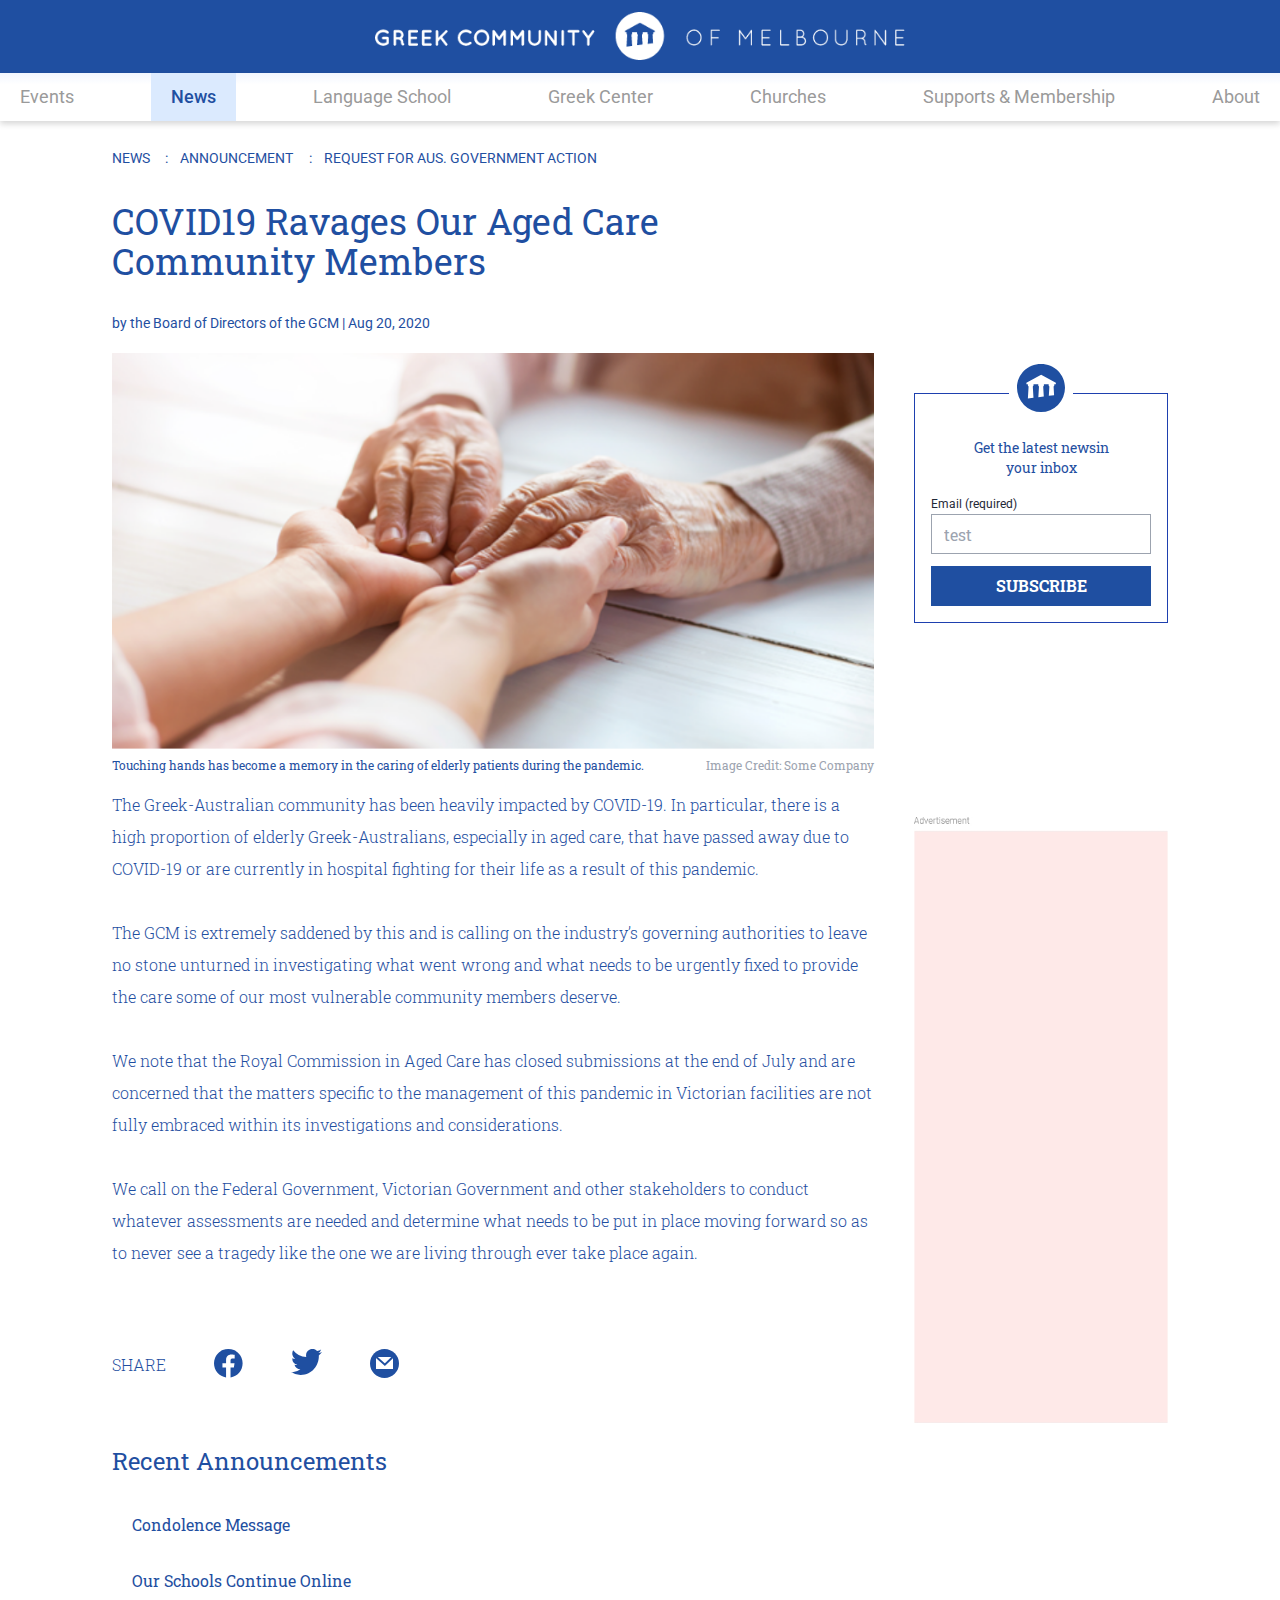
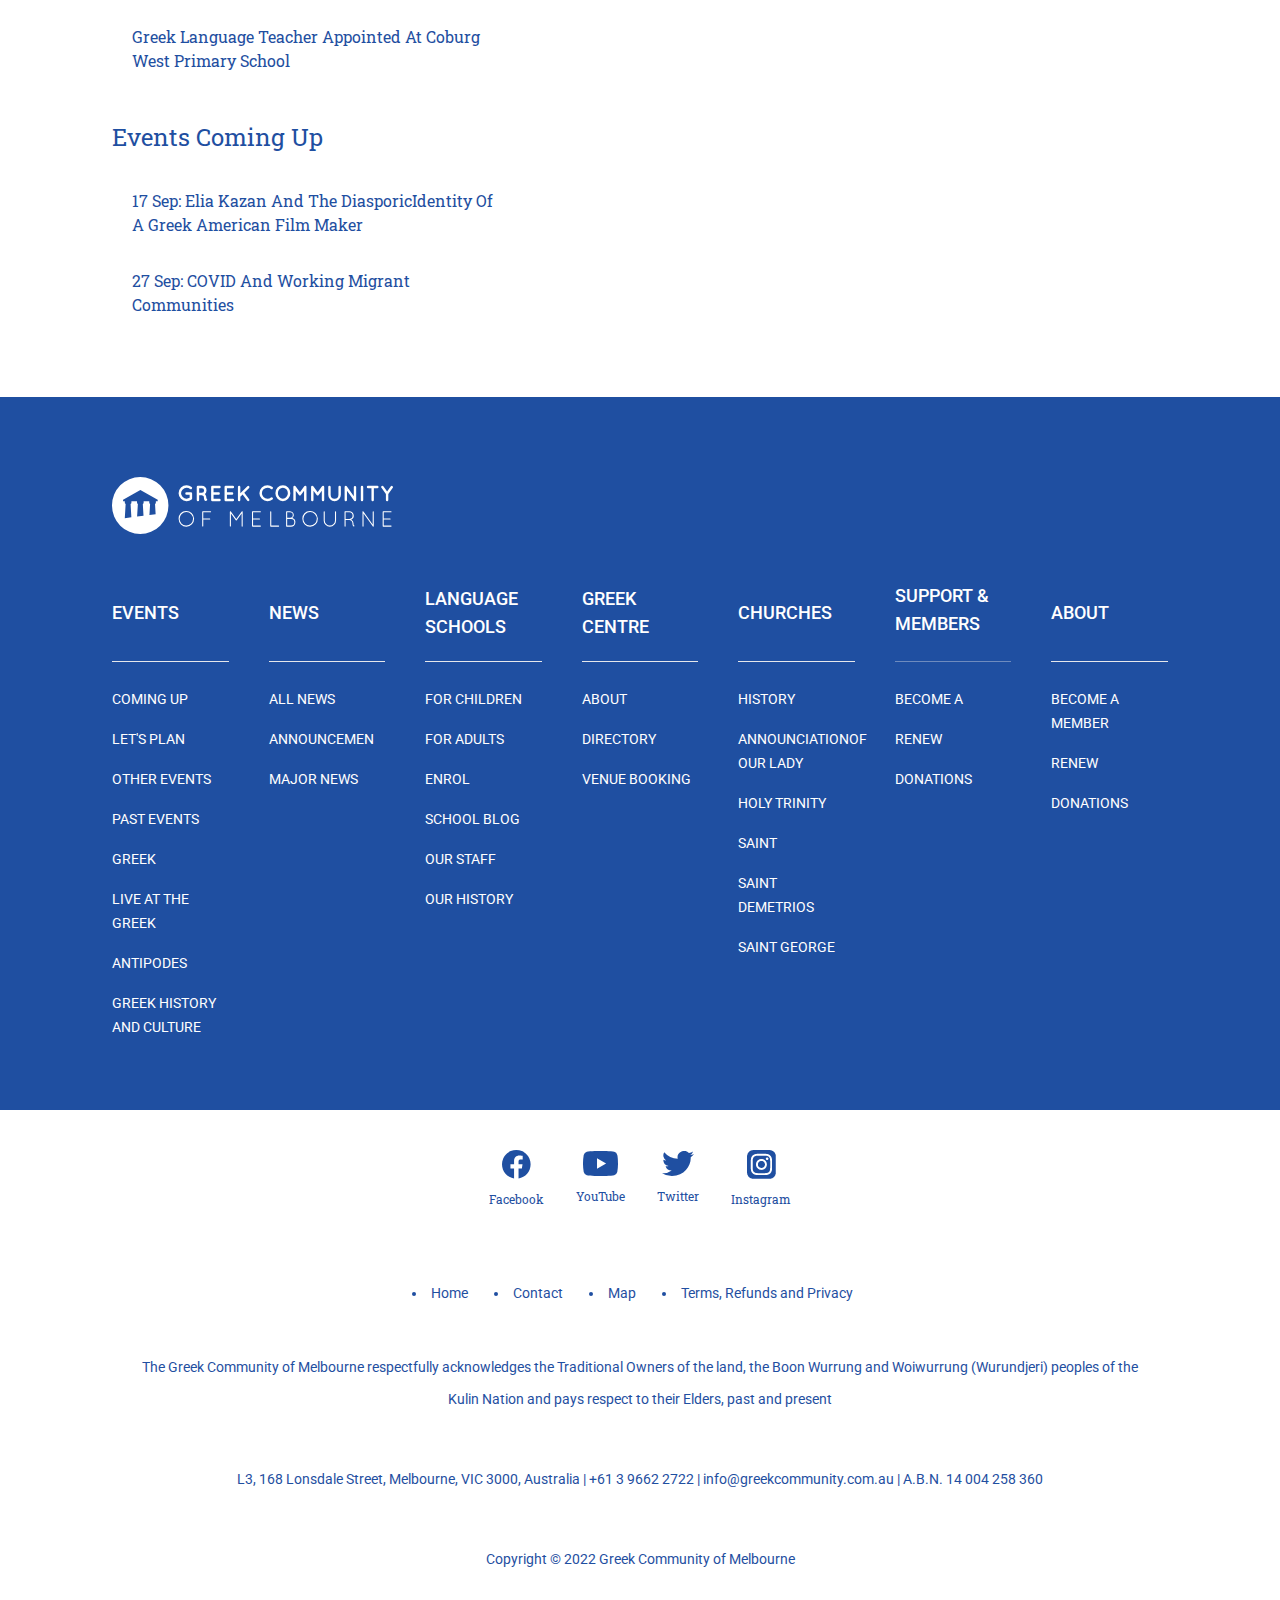
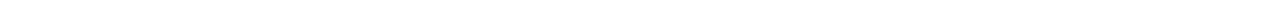
<file: index.html>
<!doctype html>
<html>
<head>
  <!-- ... -->
  <meta charset="UTF-8" />
  <meta name="viewport" content="width=device-width, initial-scale=1.0" />
  <link href="./tailwind.css" rel="stylesheet">
  <link href="./css/style.css" rel="stylesheet">
  <script src="https://ajax.googleapis.com/ajax/libs/jquery/3.5.1/jquery.min.js"></script>
  <script>
	$(document).ready(function(){
	  $("#menuToggle").click(function(){
	    $("#menu").toggleClass("show");
	  });
	  $("#menuToggle2").click(function(){
	    $("#menu").toggleClass("show");
	  });
	});
   </script>
</head>
<body>
   
<div class="wrapper bg-white">
	<div class="header primary-bg w-full text-center p-4 relative">
		<div class="container mx-auto">
			<div id="menuToggle" class=" absolute mt-2">
                <img src="./images/menu_button.svg">
            </div>
            <div class="w-8/12 lg:w-1/2 mx-auto">
				<img src="./images/logo.png" class="hidden md:inline-block lg-logo">
				<img src="./images/logoFooter.svg" class="inline-block md:hidden mb-logo">
			</div>
		</div>
	</div>
	<div class="nav w-full relative z-50">
		<div class="lg:container mx-auto">
			<div class="w-full">
				<nav role="navigation" id="menu"> 
					<div class="toggleArrow" id="menuToggle2"><img src="./images/toggleArrow.png"></div>
					<ul  class="w-full list-none flex-wrap flex lg:justify-between gap-2 text-center">
						<li class="py-2 hover:bg-blue-100"><a href="./event.html" class="font-secondary xs:text-white">Events</a></li>
						<li class="py-2 lg:bg-blue-100"><a href="./index.html" class="lg:font-medium primary-text font-secondary">News</a></li>
						<li class="py-2 hover:bg-blue-100"><a href="./language_schools .html" class="font-secondary xs:text-white">Language School</a></li>
						<li class="py-2 hover:bg-blue-100"><a href="./greekcenter.html" class="font-secondary xs:text-white">Greek Center</a></li>
						<li class="py-2 hover:bg-blue-100"><a href="./churches.html" class="font-secondary xs:text-white">Churches</a></li>
						<li class="py-2 hover:bg-blue-100"><a href="./membership.html" class="font-secondary xs:text-white">Supports & Membership</a></li>
						<li class="py-2 hover:bg-blue-100"><a href="./about.html" class="font-secondary xs:text-white">About</a></li>
					</ul>
				</nav>
			</div>
		</div>
	</div>
	<div class="container mx-auto px-4">
		<div class="w-full mt-6 hidden md:block">
			<ul class="list-none flex">
				<li><a href="" class="text-sm primary-text font-secondary">NEWS </a>
					<span class="text-sm primary-text font-secondary px-3" >:</span>
				</li>
				<li><a href="" class="text-sm primary-text font-secondary">ANNOUNCEMENT</a>
					<span class="text-sm primary-text font-secondary px-3" >:</span>
				</li>
				<li><span class="text-sm primary-text font-secondary">REQUEST FOR AUS. GOVERNMENT ACTION</span></li>
			</ul>
		</div>

		<div class="w-full block md:hidden relative">
			<img src="./images/banner-min.svg" class="w-full" />
			<a href="" class="py-2 text-xs primary-bg text-white text-center inline-block absolute inset-x-0 mt-8 top-0 w-11/12 mx-auto"> ANNOUNCEMENT: REQUEST FOR AUS. GOVERNMENT ACTION</a> 
		</div>
		
		<div class="my-5 text-sm primary-text font-secondary block md:hidden text-center mt-5">Aug 20, 2020 </div>

		<div class="lg:w-8/12">
			<h2 class="text-4xl primary-text my-8 text-center md:text-left">COVID19 Ravages Our Aged Care Community Members</h2>
			<div class="my-5 text-sm primary-text font-secondary hidden md:block">by the Board of Directors of the GCM | Aug 20, 2020 </div>
		</div>

		<div class="flex gap-10">
			<div class="w-full lg:w-9/12">
				
				<div class="w-full hidden md:block">
					<img src="./images/banner.png" width="100%">
				</div>

				<div class="justify-between mt-2 hidden md:flex">
					<div class="text-xs primary-text">Touching hands has become a memory in the caring of elderly patients during the pandemic.</div>
					<div class="text-xs text-gray-400">Image Credit: Some Company</div>
				</div>

				<p class="primary-text text-md py-4 font-light leading-8">The Greek-Australian community has been heavily impacted by COVID-19. In particular, there is a high proportion of elderly Greek-Australians, especially in aged care, that have passed away due to COVID-19 or are currently in hospital fighting for their life as a result of this pandemic.</p>
				<p class="primary-text text-md py-4 font-light leading-8">The GCM is extremely saddened by this and is calling on the industry’s governing authorities to leave no stone unturned in investigating what went wrong and what needs to be urgently fixed to provide the care some of our most vulnerable community members deserve.</p>
				<p class="primary-text text-md py-4 font-light leading-8">We note that the Royal Commission in Aged Care has closed submissions at the end of July and are concerned that the matters specific to the management of this pandemic in Victorian facilities are not fully embraced within its investigations and considerations.</p>
				<p class="primary-text text-md py-4 font-light leading-8">We call on the Federal Government, Victorian Government and other stakeholders to conduct whatever assessments are needed and determine what needs to be put in place moving forward so as to never see a tragedy like the one we are living through ever take place again.</p>


				<div class="flex gap-12 mt-16">
					<span class="primary-text text-md py-1 font-light">SHARE</span>
					<a href=""><img src="./images/fb.svg"></a>
					<a href=""><img src="./images/Twitter.svg"></a>
					<a href=""><img src="./images/email.svg"></a>
				</div>

				<div class="mt-16 md:w-6/12">
					<h3 class="primary-text text-2xl">Recent Announcements</h3>
					<ul class="list-none mt-5 pl-5">
						<li class="py-4"><a href="" class="primary-text text-md ">Condolence Message</a></li>
						<li class="py-4"><a href="" class="primary-text text-md ">Our Schools Continue Online</a></li>
						<li class="py-4"><a href="" class="primary-text text-md">Greek Language Teacher Appointed At Coburg West Primary School</a></li>
					</ul>
				</div>

				<div class="mt-8 md:w-6/12">
					<h3 class="primary-text text-2xl">Events Coming Up</h3>
					<ul class="list-none mt-5 pl-5">
						<li class="py-4"><a href="" class="primary-text text-md ">17 Sep: Elia Kazan And The DiasporicIdentity Of A Greek American Film Maker</a></li>
						<li class="py-4"><a href="" class="primary-text text-md ">27 Sep: COVID And Working Migrant Communities</a></li>
						 
					</ul>
				</div>

			</div>
			<div class="w-3/12 hidden lg:block">
				 
				<div class="border border-blue-800 p-4 relative pt-8 mt-10 w-full">
					<div class="absolute mx-auto w-16 px-2 h-14 inset-x-0 bg-white suc-icon">
						<img src="./images/Path_237.svg">
					</div>
					<div class=" py-3 text-sm primary-text text-center">
						Get the latest newsin<br/>your inbox
					</div>
					<div class="w-full">
						<label class="text-xs text-gray-800 font-secondary" >Email (required)</label>
						<input type="text" name="" class="w-full border border-gray-400 p-3 h-10" placeholder="test">
						<input type="submit" name="" class="h-10 primary-bg text-white text-center font-bold w-full mt-3" value="SUBSCRIBE">
					</div>
				</div>
				<div class="mt-48">
					<img src="./images/ads.png">
				</div> 
			</div>
			</div>
		</div>
 

	<div class="footer primary-bg mt-16 pt-12 pb-16">
		<div class="container mx-auto px-4">
			<div class="w-full py-8">
				<a href="">
					<img src="./images/logoFooter.svg" class="hidden md:inline-block">
					<img src="./images/logo.png" class="inline-block md:hidden">
				</a>
			</div>
			<div class="md:grid md:grid-cols-7 gap-5 lg:gap-10">
				<div class="">
					<h3 class="text-white text-sm xl:text-lg font-medium py-4 mb-4 font-secondary border-b md:h-24 flex items-center">EVENTS</h3>
					<ul class="list-none hidden md:block">
						<li class="py-2"><a href="" class="text-xs lg:text-sm text-white font-secondary">COMING UP</a></li>
						<li class="py-2"><a href="" class="text-xs lg:text-sm text-white font-secondary">LET'S PLAN</a></li>
						<li class="py-2"><a href="" class="text-xs lg:text-sm text-white font-secondary">OTHER EVENTS</a></li>
						<li class="py-2"><a href="" class="text-xs lg:text-sm text-white font-secondary">PAST EVENTS</a></li>
						<li class="py-2"><a href="" class="text-xs lg:text-sm text-white font-secondary">GREEK</a></li>
						<li class="py-2"><a href="" class="text-xs lg:text-sm text-white font-secondary">LIVE AT THE GREEK</a></li>
						<li class="py-2"><a href="" class="text-xs lg:text-sm text-white font-secondary">ANTIPODES</a></li>
						<li class="py-2"><a href="" class="text-xs lg:text-sm text-white font-secondary">GREEK HISTORY AND CULTURE</a></li>
					</ul>
				</div>

				<div class="">
					<h3  class="text-white text-sm xl:text-lg font-medium py-4 mb-4 font-secondary border-b md:h-24 flex items-center">NEWS</h3>
					<ul class="list-none hidden md:block">
						<li class="py-2"><a href="" class="text-xs lg:text-sm text-white font-secondary">ALL NEWS</a></li>
						<li class="py-2"><a href="" class="text-xs lg:text-sm text-white font-secondary">ANNOUNCEMEN</a></li>
						<li class="py-2"><a href="" class="text-xs lg:text-sm text-white font-secondary">MAJOR NEWS</a></li>
					</ul>
				</div>

				<div class="">
					<h3  class="text-white text-sm xl:text-lg font-medium py-4 mb-4 font-secondary border-b md:h-24 flex items-center">LANGUAGE SCHOOLS</h3>
					<ul class="list-none hidden md:block">
						<li class="py-2"><a href="" class="text-xs lg:text-sm text-white font-secondary">FOR CHILDREN</a></li>
						<li class="py-2"><a href="" class="text-xs lg:text-sm text-white font-secondary">FOR ADULTS</a></li>
						<li class="py-2"><a href="" class="text-xs lg:text-sm text-white font-secondary">ENROL</a></li>
						<li class="py-2"><a href="" class="text-xs lg:text-sm text-white font-secondary">SCHOOL BLOG</a></li>
						<li class="py-2"><a href="" class="text-xs lg:text-sm text-white font-secondary">OUR STAFF</a></li>
						<li class="py-2"><a href="" class="text-xs lg:text-sm text-white font-secondary">OUR HISTORY</a></li>
					</ul>
				</div>

				<div class="">
					<h3  class="text-white text-sm xl:text-lg font-medium py-4 mb-4 font-secondary border-b md:h-24 flex items-center">GREEK CENTRE</h3>
					<ul class="list-none hidden md:block">
						<li class="py-2"><a href="" class="text-xs lg:text-sm text-white font-secondary">ABOUT</a></li>
						<li class="py-2"><a href="" class="text-xs lg:text-sm text-white font-secondary">DIRECTORY</a></li>
						<li class="py-2"><a href="" class="text-xs lg:text-sm text-white font-secondary">VENUE BOOKING</a></li>
					</ul>
				</div>

				<div>
					<h3 class="text-white text-sm xl:text-lg font-medium py-4 mb-4 font-secondary border-b md:h-24 flex items-center">CHURCHES</h3>
					<ul class="list-none hidden md:block">
						<li class="py-2"><a href="" class="text-xs lg:text-sm text-white font-secondary">HISTORY</a></li>
						<li class="py-2"><a href="" class="text-xs lg:text-sm text-white font-secondary">ANNOUNCIATIONOF OUR LADY</a></li>
						<li class="py-2"><a href="" class="text-xs lg:text-sm text-white font-secondary">HOLY TRINITY</a></li>
						<li class="py-2"><a href="" class="text-xs lg:text-sm text-white font-secondary">SAINT</a></li>
						<li class="py-2"><a href="" class="text-xs lg:text-sm text-white font-secondary">SAINT DEMETRIOS</a></li>
						<li class="py-2"><a href="" class="text-xs lg:text-sm text-white font-secondary">SAINT GEORGE</a></li>
					</ul>
				</div>

				<div >
					<h3 class="text-white text-sm xl:text-lg font-medium py-4 mb-4 font-secondary border-b md:h-24 flex items-center border-opacity-40 hidden md:block">SUPPORT & MEMBERS</h3>
					<ul class="list-none hidden md:block">
						<li class="py-2"><a href="" class="text-xs lg:text-sm text-white font-secondary">BECOME A</a></li>
						<li class="py-2"><a href="" class="text-xs lg:text-sm text-white font-secondary">RENEW</a></li>
						<li class="py-2"><a href="" class="text-xs lg:text-sm text-white font-secondary">DONATIONS</a></li>
					</ul>
				</div>

				<div >
					<h3 class="text-white text-sm xl:text-lg font-medium py-4 mb-4 font-secondary border-b md:h-24 flex items-center">ABOUT</h3>
					<ul class="list-none hidden md:block">
						<li class="py-2"><a href="" class="text-xs lg:text-sm text-white font-secondary">BECOME A MEMBER</a></li>
						<li class="py-2"><a href="" class="text-xs lg:text-sm text-white font-secondary">RENEW</a></li>
						<li class="py-2"><a href="" class="text-xs lg:text-sm text-white font-secondary">DONATIONS</a></li>
					</ul>
				</div>
			</div>
		</div>
	</div>
	<div class="container px-4 mx-auto md:px-8">
		<div class="mx-auto flex justify-center mt-10">
			<div class="text-center px-4">
				<a href="" class="bolck">
					<img src="./images/fb.svg" class="inline-block">
					<p class="primary-text text-xs py-3">Facebook</p>
				</a>
			</div>

			<div class="text-center px-4">
				<a href="" class="bolck">
					<img src="./images/youtube.svg" class="inline-block">
					<p class="primary-text text-xs py-3">YouTube</p>
				</a>
			</div>

			<div class="text-center px-4">
				<a href="" class="bolck">
					<img src="./images/Twitter.svg" class="inline-block">
					<p class="primary-text text-xs py-3">Twitter</p>
				</a>
			</div>

			<div class="text-center px-4">
				<a href="" class="bolck">
					<img src="./images/insta.png" class="inline-block">
					<p class="primary-text text-xs py-3">Instagram</p>
				</a>
			</div>
		</div>

		<div class="lg:w-5/12 mx-auto mt-16">
			<ul class="flex justify-between md:list-disc primary-text">
				<li class="font-secondary text-sm md:text-md primary-text pl-1">Home</li>
				<li class="font-secondary text-sm md:text-md primary-text pl-1">Contact</li>
				<li class="font-secondary text-sm md:text-md primary-text pl-1">Map</li>
				<li class="font-secondary text-sm md:text-md primary-text pl-1">Terms, Refunds and Privacy</li>
			</ul>
		</div>

		<div class="mt-12 text-center">
			<p class="font-secondary text-sm primary-text leading-8">The Greek Community of Melbourne respectfully acknowledges the Traditional Owners of the land, the Boon Wurrung and Woiwurrung (Wurundjeri) peoples of the Kulin Nation and pays respect to their Elders, past and present</p>
		</div>

		<div class="mt-12 text-center">
			<p class="font-secondary text-sm primary-text leading-8">L3, 168 Lonsdale Street, Melbourne, VIC 3000, Australia | +61 3 9662 2722  |  info@greekcommunity.com.au | A.B.N. 14 004 258 360</p>
		</div>

		<div class="my-12 text-center">
			<p class="font-secondary text-sm primary-text leading-8">Copyright © 2022 Greek Community of Melbourne</p>
		</div>

	</div>
</div>

</body>
</html>
</file>
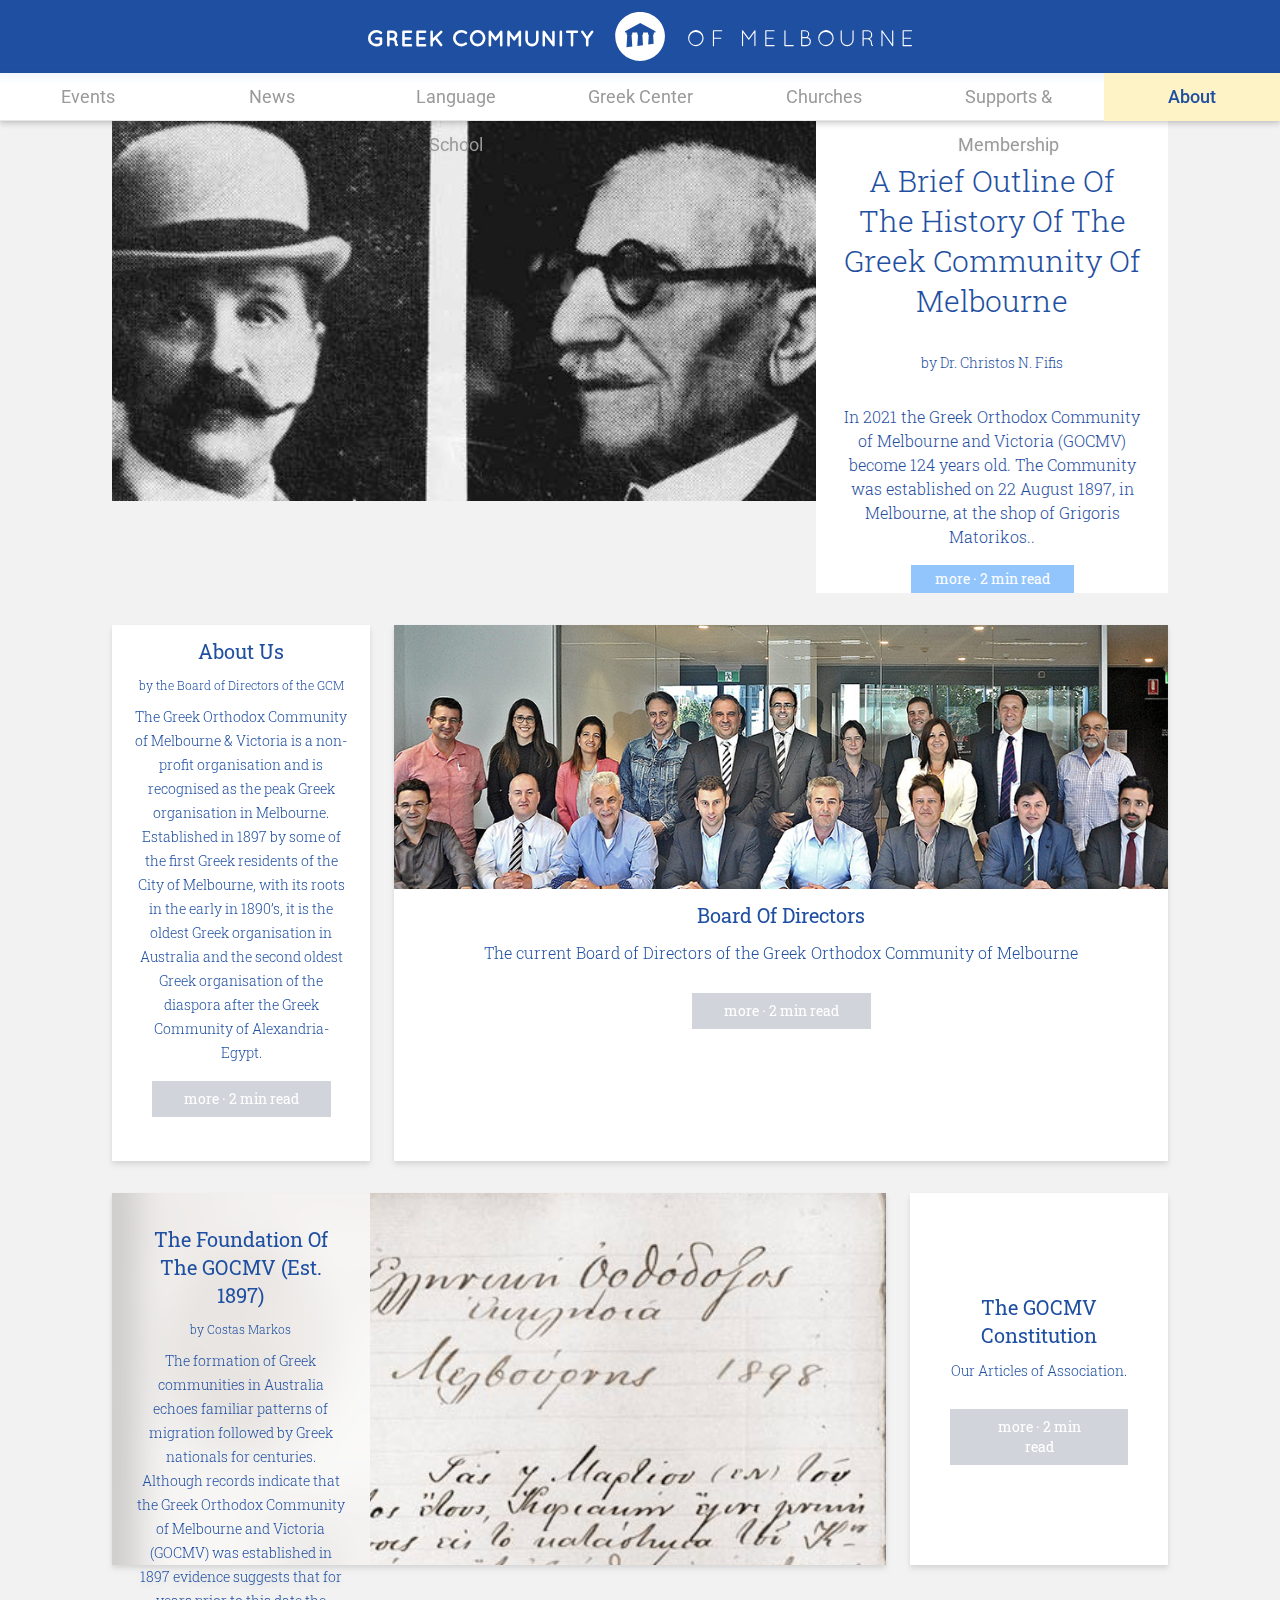
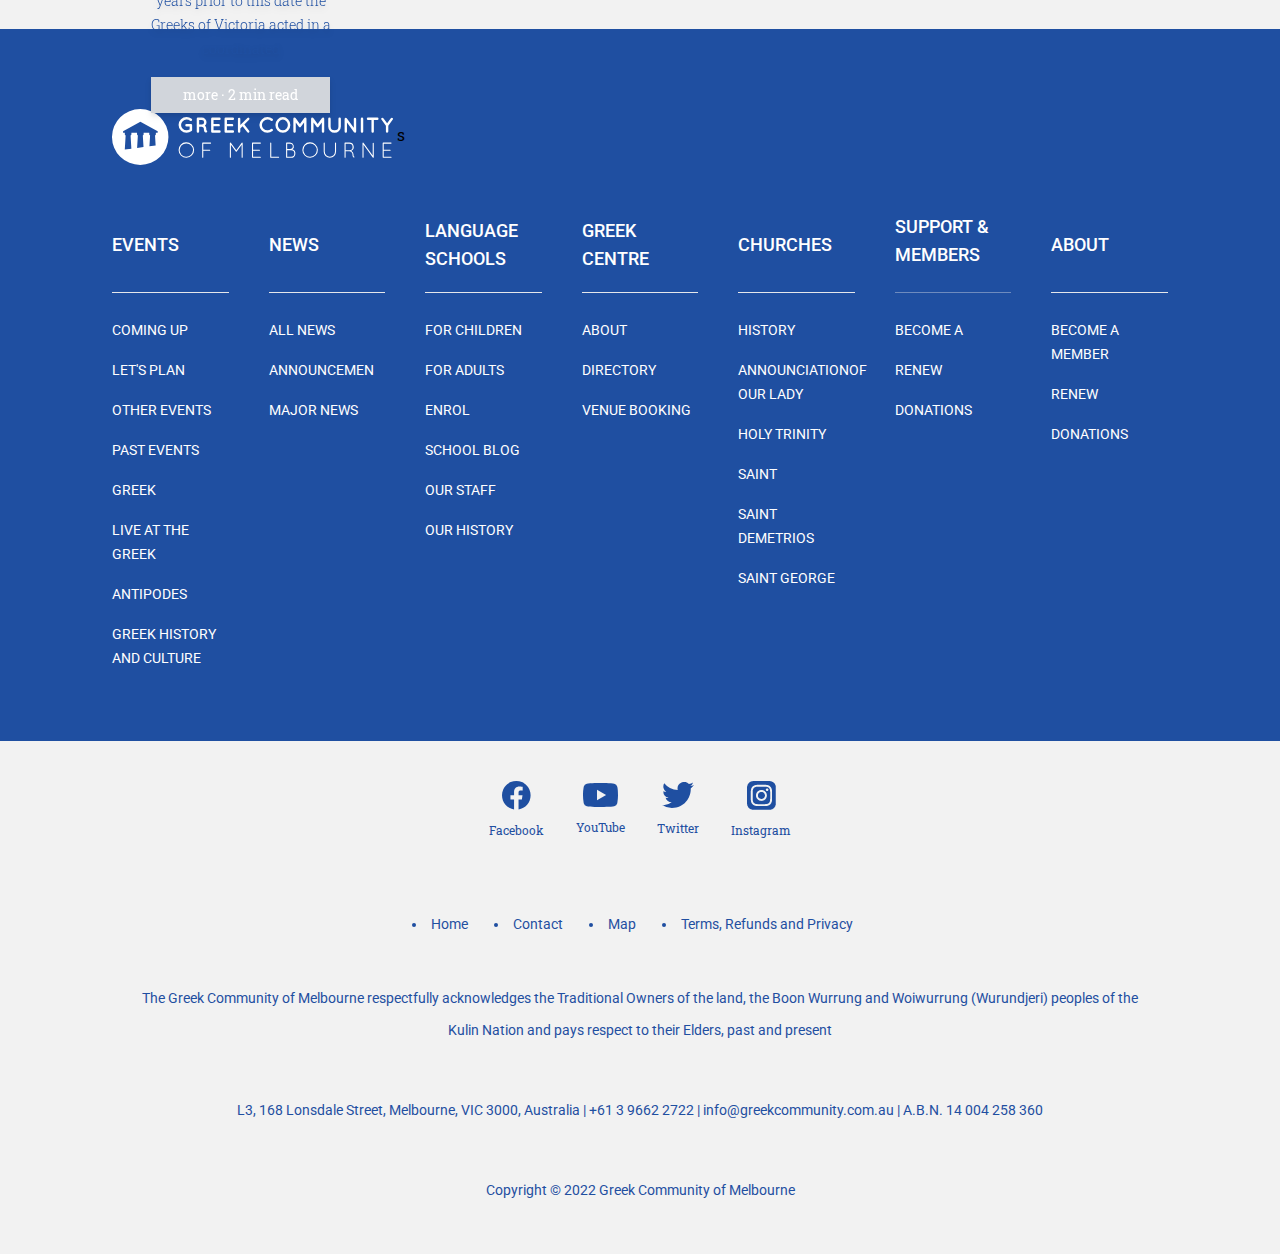
<file: About.html>
<!doctype html>
<html>
<head>
  <!-- ... -->
  <meta charset="UTF-8" />
  <meta name="viewport" content="width=device-width, initial-scale=1.0" />
  <link href="./tailwind.css" rel="stylesheet">
  <link href="./css/style.css" rel="stylesheet">
  <script src="https://ajax.googleapis.com/ajax/libs/jquery/3.5.1/jquery.min.js"></script>
   <script>
	$(document).ready(function(){
	  $("#menuToggle").click(function(){
	    $("#menu").toggleClass("show");
	  });
	  $("#menuToggle2").click(function(){
	    $("#menu").toggleClass("show");
	  });
	  
		var btn = $('#goTop');
		btn.on('click', function(e) {
		  e.preventDefault();
		  $('html, body').animate({scrollTop:0}, '500');
		});

	});
   </script>
</head>
<body>
<div class="wrapper bg-gray-100">
	<div class="header primary-bg w-full text-center p-4 relative">
		<div class="container mx-auto">
			<div id="menuToggle" class=" absolute mt-2">
                <img src="./images/menu_button.svg">
            </div>
            <div class="w-8/12 lg:w-1/2 mx-auto">
				<img src="./images/logo.svg" class="hidden md:inline-block">
				<img src="./images/logoFooter.svg" class="inline-block md:hidden">
			</div>
		</div>
	</div>
	<div class="nav w-full lg:border-b border-fuchsia-600 filter drop-shadow-sm relative z-50">
		<div class="lg:container mx-auto">
			<div class="w-full">
				<nav role="navigation" id="menu"> 
					<div class="toggleArrow" id="menuToggle2"><img src="./images/toggleArrow.png"></div>
					<ul  class="w-full list-none lg:grid lg:grid-cols-7 gap-2 text-center">
						<li class="py-2 hover:bg-blue-100"><a href="" class="font-secondary xs:text-white">Events</a></li>
						<li class="py-2 hover:bg-blue-100"><a href="./index.html" class="font-secondary xs:text-white">News</a></li>
						<li class="py-2 hover:bg-blue-100"><a href="" class="font-secondary xs:text-white">Language School</a></li>
						<li class="py-2 hover:bg-blue-100"><a href="./Greekcenter.html" class="font-secondary xs:text-white">Greek Center</a></li>
						<li class="py-2 hover:bg-blue-100"><a href="./Churches.html" class="font-secondary xs:text-white">Churches</a></li>
						<li class="py-2 hover:bg-blue-100"><a href="Membership.html" class="font-secondary xs:text-white">Supports & Membership</a></li>
						<li class="py-2 lg:bg-yellow-100"><a href="" class="lg:font-medium primary-text font-secondary">About</a></li>
					</ul>
				</nav>
			</div>
		</div>
	</div>
	<div class="container mx-auto px-4">
		 
		 <div class="flex flex-wrap">
		 	<div class="w-full md:w-8/12"><img src="./images/papastergiadis2.svg" class="w-full"></div>
		 	<div class="w-full md:w-4/12 bg-white text-center px-6">
		 		
		 		<h2 class="primary-text text-3xl mt-10 leading-10 font-light">A Brief Outline Of The History Of The Greek Community Of Melbourne</h2>
				<p class="primary-text text-sm mt-8 font-light">by Dr. Christos N. Fifis</p>
				<p class="text-md primary-text mt-8 font-light">In 2021 the Greek Orthodox Community of Melbourne and Victoria (GOCMV) become 124 years old. The Community was established on 22 August 1897, in Melbourne, at the shop of Grigoris Matorikos..</p>
				<a href="" class="text-sm bg-blue-300 text-white py-1 px-6 inline-block mt-4">more · 2 min read</a>
		 	</div>
		 </div>
		  

		 <div class="flex gap-6 mt-8 flex-wrap md:flex-nowrap">
		 	<div class="pb-8 relative w-full lg:w-4/12 xl:w-1/4 filter drop-shadow-md bg-white">
		 		<div class="w-11/12 mx-auto text-center relative z-50 bg-white p-3">
		 			<h3 class="text-xl primary-text">About Us</h3>
		 			<p class="text-xs primary-text font-light py-3">by the Board of Directors of the GCM</p>
		 			<p class="text-sm primary-text font-light leading-6">The Greek Orthodox Community of Melbourne & Victoria is a non-profit organisation and is recognised as the peak Greek organisation in Melbourne. Established in 1897 by some of the first Greek residents of the City of Melbourne, with its roots in the early in 1890’s, it is the oldest Greek organisation in Australia and the second oldest Greek organisation of the diaspora after the Greek Community of Alexandria-Egypt.</p>
		 			<a href="" class="mt-4 inline-block bg-gray-300 text-sm text-white py-2 px-8">more · 2 min read</a>
		 		</div>
		 	</div>

		 	<div class="relative w-full lg:w-8/12 xl:w-3/4 filter drop-shadow-md bg-white block md:hidden  flex">
		 		<div class="flex relative w-full flex-wrap">
					<img src="./images/Rectangle_520.svg" class="block">
					<div class="w-full md:w-5/12 xl:w-4/12 p-6 xl:py-8 xl:px-6 gc-bg-white80 static md:absolute top-0 left-0 h-full text-center">
						<h3 class="text-xl primary-text">The Foundation Of The GOCMV (Est. 1897)</h3>
			 			<p class="text-xs primary-text font-light py-3">by Costas Markos</p>
			 			<p class="text-sm primary-text font-light leading-6">The formation of Greek communities in Australia echoes familiar patterns of migration followed by Greek nationals for centuries. Although records indicate that the Greek Orthodox Community of Melbourne and Victoria (GOCMV) was established in 1897 evidence suggests that for years prior to this date the Greeks of Victoria acted in a coordinated </p>
			 			<a href="" class="mt-4 inline-block bg-gray-300 text-sm text-white py-2 px-8">more · 2 min read</a>
					</div>
				</div> 
		 	</div>

		 	<div class="pb-4 relative w-full lg:w-4/12 xl:w-3/4 filter drop-shadow-md bg-white" >
		 		<div class="relative w-full postImgCase">
		 			<img src="./images/Rectangle_517.svg" class="w-full">
		 		</div>
		 		<div class="w-11/12 mx-auto text-center relative z-50 p-3">
		 			 
		 			<h3 class="text-xl primary-text">Board Of Directors</h3>
		 			<p class="text-md primary-text font-light py-3">The current Board of Directors of the Greek Orthodox Community of Melbourne</p>
		 			<a href="" class="mt-4 inline-block bg-gray-300 text-sm text-white py-2 px-8">more · 2 min read</a>
		 		</div>
		 	</div>
		 </div>


		<div class="flex gap-6 mt-8 flex-wrap md:flex-nowrap">
		 	<div class="relative w-full lg:w-8/12 xl:w-3/4 filter drop-shadow-md bg-white hidden xl:block flex">
		 		<div class="flex relative w-full flex-wrap">
					<img src="./images/Rectangle_520.svg" class="block">
					<div class="w-full md:w-5/12 xl:w-4/12 p-6 xl:py-8 xl:px-6 gc-bg-white80 static md:absolute top-0 left-0 h-full text-center">
						<h3 class="text-xl primary-text">The Foundation Of The GOCMV (Est. 1897)</h3>
			 			<p class="text-xs primary-text font-light py-3">by Costas Markos</p>
			 			<p class="text-sm primary-text font-light leading-6">The formation of Greek communities in Australia echoes familiar patterns of migration followed by Greek nationals for centuries. Although records indicate that the Greek Orthodox Community of Melbourne and Victoria (GOCMV) was established in 1897 evidence suggests that for years prior to this date the Greeks of Victoria acted in a coordinated </p>
			 			<a href="" class="mt-4 inline-block bg-gray-300 text-sm text-white py-2 px-8">more · 2 min read</a>
					</div>
				</div> 
		 	</div>

		 	<div class="relative w-full lg:w-4/12 xl:w-1/4 filter drop-shadow-md bg-white flex justify-center items-center">
		 		
		 		<div class="text-center relative bg-white p-10">
		 			<h3 class="text-xl primary-text">The GOCMV Constitution</h3>
		 			<p class="text-sm primary-text font-light my-3">Our Articles of Association.</p>
		 			<a href="" class="mt-4 inline-block bg-gray-300 text-sm text-white py-2 px-8">more · 2 min read</a>
		 		</div>
		 	</div>
		 </div>
		
	</div>
	<div class="md:hidden flex items-center p-4 justify-end mt-8" id="goTop">
			<span class="text-gc-blue text-md mr-4">Back to Top</span><img src="./images/Polygon_3.svg">
		</div>
	<div class="footer primary-bg mt-8 md:mt-16 pt-12 pb-16">
		<div class="container mx-auto px-4">
			<div class="w-fulls py-8">
				<a href="">
					<img src="./images/logoFooter.svg" class="hidden md:inline-block">
					<img src="./images/logo.svg" class="inline-block md:hidden">
				</a>s
			</div>
			<div class="md:grid md:grid-cols-7 gap-5 lg:gap-10">
				<div class="">
					<h3 class="text-white text-sm xl:text-lg font-medium py-4 mb-4 font-secondary border-b md:h-24 flex items-center">EVENTS</h3>
					<ul class="list-none hidden md:block">
						<li class="py-2"><a href="" class="text-xs lg:text-sm text-white font-secondary">COMING UP</a></li>
						<li class="py-2"><a href="" class="text-xs lg:text-sm text-white font-secondary">LET'S PLAN</a></li>
						<li class="py-2"><a href="" class="text-xs lg:text-sm text-white font-secondary">OTHER EVENTS</a></li>
						<li class="py-2"><a href="" class="text-xs lg:text-sm text-white font-secondary">PAST EVENTS</a></li>
						<li class="py-2"><a href="" class="text-xs lg:text-sm text-white font-secondary">GREEK</a></li>
						<li class="py-2"><a href="" class="text-xs lg:text-sm text-white font-secondary">LIVE AT THE GREEK</a></li>
						<li class="py-2"><a href="" class="text-xs lg:text-sm text-white font-secondary">ANTIPODES</a></li>
						<li class="py-2"><a href="" class="text-xs lg:text-sm text-white font-secondary">GREEK HISTORY AND CULTURE</a></li>
					</ul>
				</div>

				<div class="">
					<h3  class="text-white text-sm xl:text-lg font-medium py-4 mb-4 font-secondary border-b md:h-24 flex items-center">NEWS</h3>
					<ul class="list-none hidden md:block">
						<li class="py-2"><a href="" class="text-xs lg:text-sm text-white font-secondary">ALL NEWS</a></li>
						<li class="py-2"><a href="" class="text-xs lg:text-sm text-white font-secondary">ANNOUNCEMEN</a></li>
						<li class="py-2"><a href="" class="text-xs lg:text-sm text-white font-secondary">MAJOR NEWS</a></li>
					</ul>
				</div>

				<div class="">
					<h3  class="text-white text-sm xl:text-lg font-medium py-4 mb-4 font-secondary border-b md:h-24 flex items-center">LANGUAGE SCHOOLS</h3>
					<ul class="list-none hidden md:block">
						<li class="py-2"><a href="" class="text-xs lg:text-sm text-white font-secondary">FOR CHILDREN</a></li>
						<li class="py-2"><a href="" class="text-xs lg:text-sm text-white font-secondary">FOR ADULTS</a></li>
						<li class="py-2"><a href="" class="text-xs lg:text-sm text-white font-secondary">ENROL</a></li>
						<li class="py-2"><a href="" class="text-xs lg:text-sm text-white font-secondary">SCHOOL BLOG</a></li>
						<li class="py-2"><a href="" class="text-xs lg:text-sm text-white font-secondary">OUR STAFF</a></li>
						<li class="py-2"><a href="" class="text-xs lg:text-sm text-white font-secondary">OUR HISTORY</a></li>
					</ul>
				</div>

				<div class="">
					<h3  class="text-white text-sm xl:text-lg font-medium py-4 mb-4 font-secondary border-b md:h-24 flex items-center">GREEK CENTRE</h3>
					<ul class="list-none hidden md:block">
						<li class="py-2"><a href="" class="text-xs lg:text-sm text-white font-secondary">ABOUT</a></li>
						<li class="py-2"><a href="" class="text-xs lg:text-sm text-white font-secondary">DIRECTORY</a></li>
						<li class="py-2"><a href="" class="text-xs lg:text-sm text-white font-secondary">VENUE BOOKING</a></li>
					</ul>
				</div>

				<div>
					<h3 class="text-white text-sm xl:text-lg font-medium py-4 mb-4 font-secondary border-b md:h-24 flex items-center">CHURCHES</h3>
					<ul class="list-none hidden md:block">
						<li class="py-2"><a href="" class="text-xs lg:text-sm text-white font-secondary">HISTORY</a></li>
						<li class="py-2"><a href="" class="text-xs lg:text-sm text-white font-secondary">ANNOUNCIATIONOF OUR LADY</a></li>
						<li class="py-2"><a href="" class="text-xs lg:text-sm text-white font-secondary">HOLY TRINITY</a></li>
						<li class="py-2"><a href="" class="text-xs lg:text-sm text-white font-secondary">SAINT</a></li>
						<li class="py-2"><a href="" class="text-xs lg:text-sm text-white font-secondary">SAINT DEMETRIOS</a></li>
						<li class="py-2"><a href="" class="text-xs lg:text-sm text-white font-secondary">SAINT GEORGE</a></li>
					</ul>
				</div>

				<div >
					<h3 class="text-white text-sm xl:text-lg font-medium py-4 mb-4 font-secondary border-b md:h-24 flex items-center border-opacity-40 hidden md:block">SUPPORT & MEMBERS</h3>
					<ul class="list-none hidden md:block">
						<li class="py-2"><a href="" class="text-xs lg:text-sm text-white font-secondary">BECOME A</a></li>
						<li class="py-2"><a href="" class="text-xs lg:text-sm text-white font-secondary">RENEW</a></li>
						<li class="py-2"><a href="" class="text-xs lg:text-sm text-white font-secondary">DONATIONS</a></li>
					</ul>
				</div>

				<div >
					<h3 class="text-white text-sm xl:text-lg font-medium py-4 mb-4 font-secondary border-b md:h-24 flex items-center">ABOUT</h3>
					<ul class="list-none hidden md:block">
						<li class="py-2"><a href="" class="text-xs lg:text-sm text-white font-secondary">BECOME A MEMBER</a></li>
						<li class="py-2"><a href="" class="text-xs lg:text-sm text-white font-secondary">RENEW</a></li>
						<li class="py-2"><a href="" class="text-xs lg:text-sm text-white font-secondary">DONATIONS</a></li>
					</ul>
				</div>
			</div>
		</div>
	</div>
	<div class="container px-4 mx-auto md:px-8">
		<div class="mx-auto flex justify-center mt-10">
			<div class="text-center px-4">
				<a href="" class="bolck">
					<img src="./images/fb.svg" class="inline-block">
					<p class="primary-text text-xs py-3">Facebook</p>
				</a>
			</div>

			<div class="text-center px-4">
				<a href="" class="bolck">
					<img src="./images/youtube.svg" class="inline-block">
					<p class="primary-text text-xs py-3">YouTube</p>
				</a>
			</div>

			<div class="text-center px-4">
				<a href="" class="bolck">
					<img src="./images/Twitter.svg" class="inline-block">
					<p class="primary-text text-xs py-3">Twitter</p>
				</a>
			</div>

			<div class="text-center px-4">
				<a href="" class="bolck">
					<img src="./images/insta.png" class="inline-block">
					<p class="primary-text text-xs py-3">Instagram</p>
				</a>
			</div>
		</div>

		<div class="lg:w-5/12 mx-auto mt-16">
			<ul class="flex justify-between md:list-disc primary-text">
				<li class="font-secondary text-sm md:text-md primary-text pl-1">Home</li>
				<li class="font-secondary text-sm md:text-md primary-text pl-1">Contact</li>
				<li class="font-secondary text-sm md:text-md primary-text pl-1">Map</li>
				<li class="font-secondary text-sm md:text-md primary-text pl-1">Terms, Refunds and Privacy</li>
			</ul>
		</div>

		<div class="mt-12 text-center">
			<p class="font-secondary text-sm primary-text leading-8">The Greek Community of Melbourne respectfully acknowledges the Traditional Owners of the land, the Boon Wurrung and Woiwurrung (Wurundjeri) peoples of the Kulin Nation and pays respect to their Elders, past and present</p>
		</div>

		<div class="mt-12 text-center">
			<p class="font-secondary text-sm primary-text leading-8">L3, 168 Lonsdale Street, Melbourne, VIC 3000, Australia | +61 3 9662 2722  |  info@greekcommunity.com.au | A.B.N. 14 004 258 360</p>
		</div>

		<div class="my-12 text-center">
			<p class="font-secondary text-sm primary-text leading-8">Copyright © 2022 Greek Community of Melbourne</p>
		</div>

	</div>
</div>

</body>
</html>
</file>
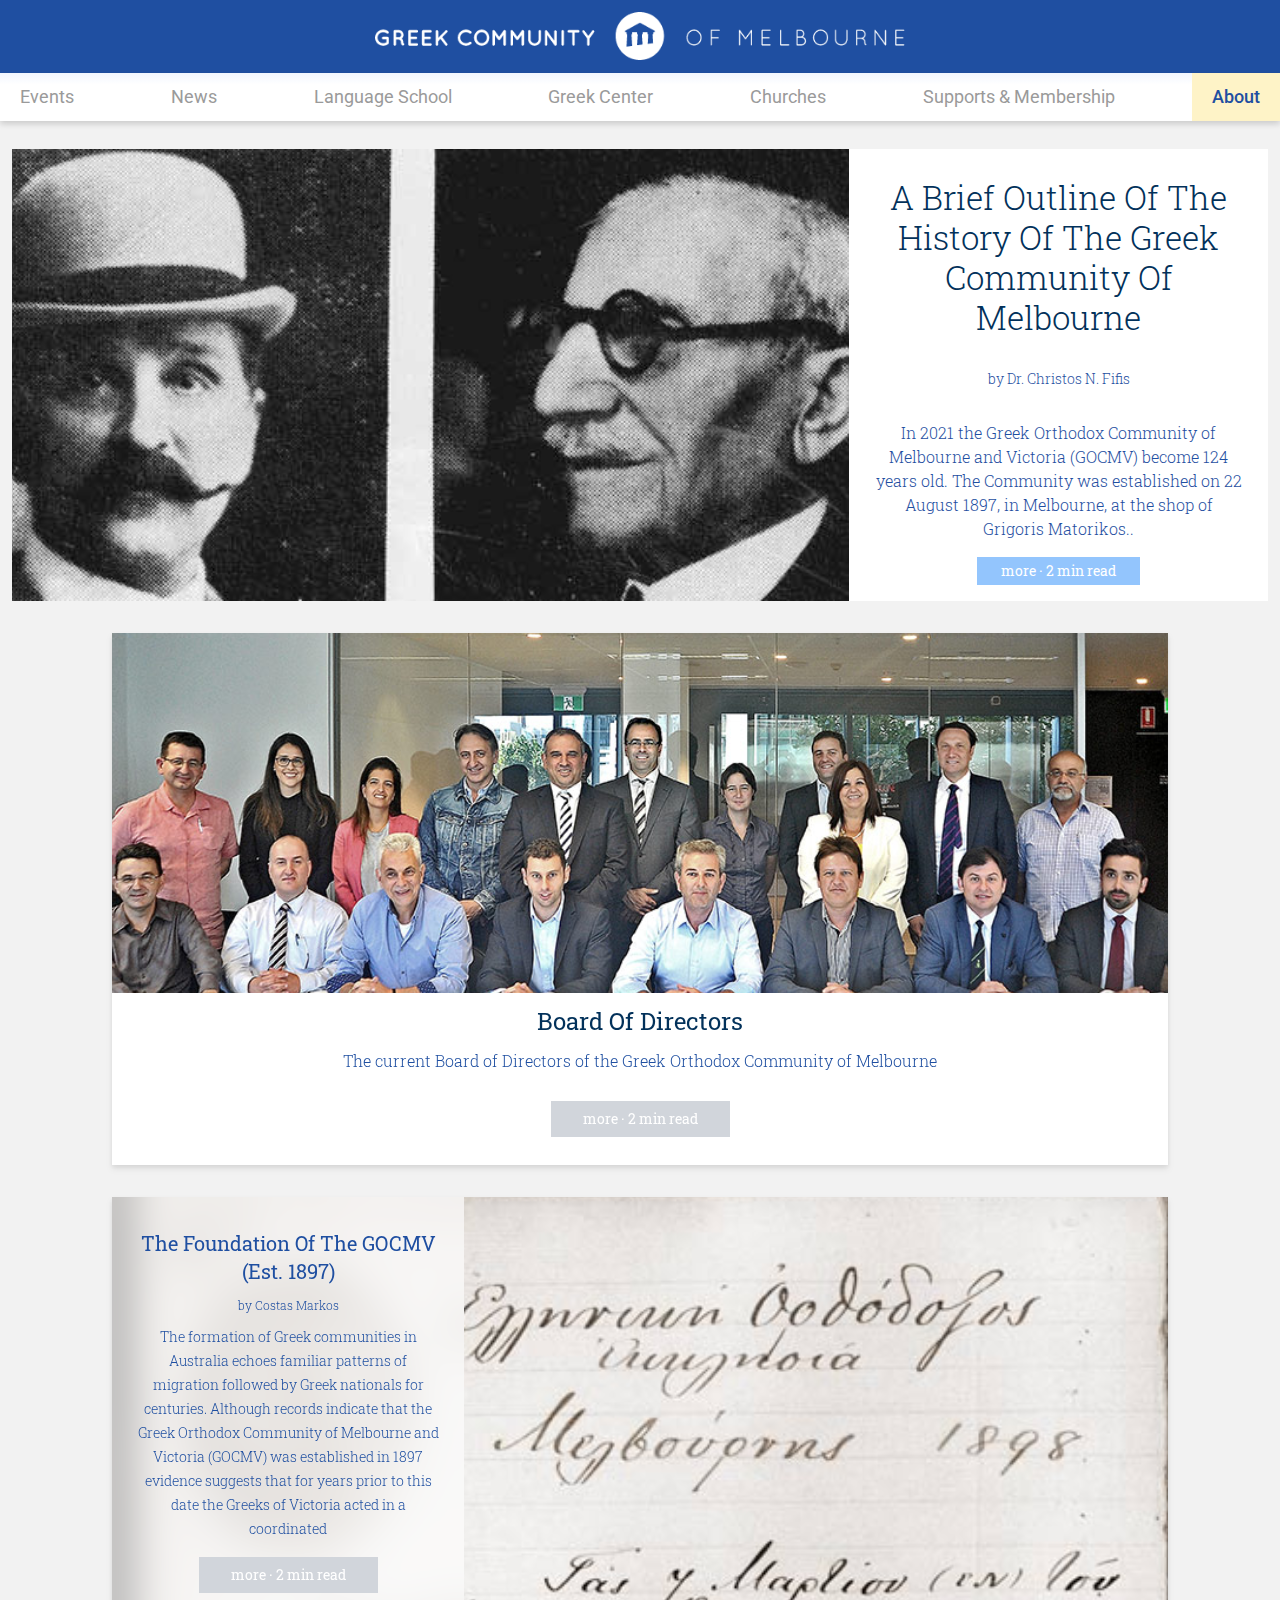
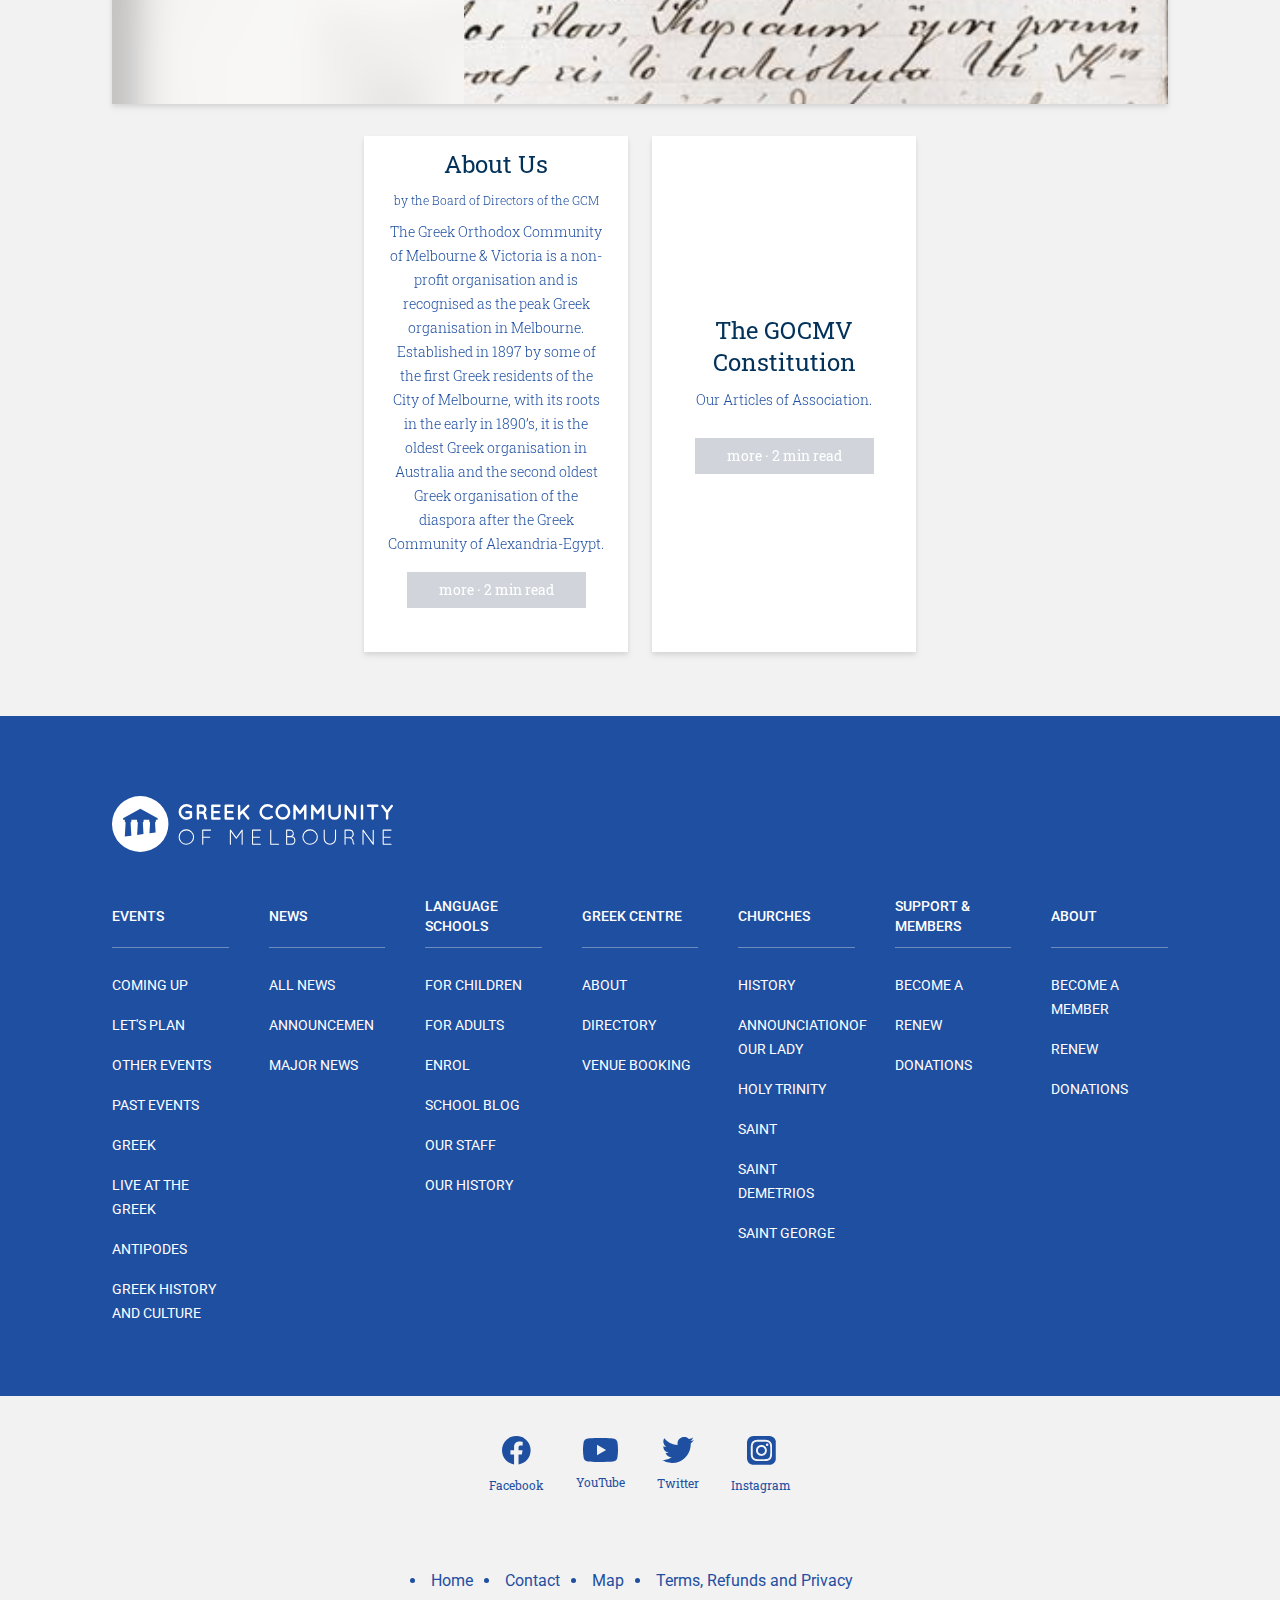
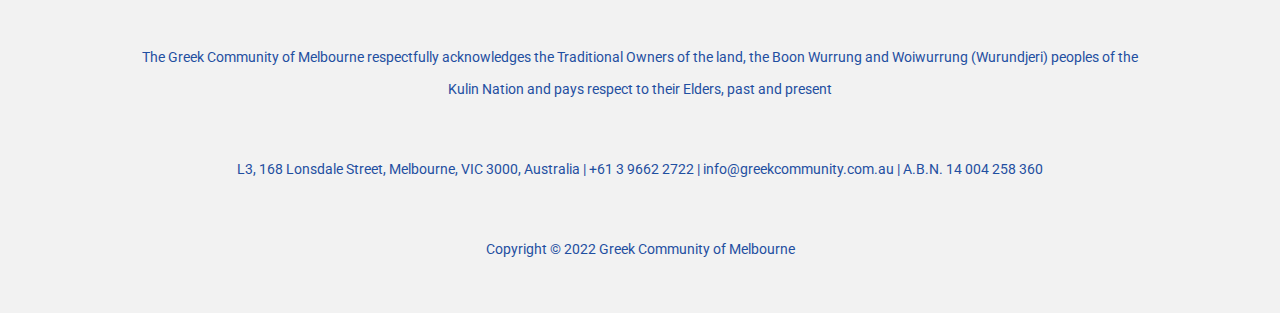
<file: about.html>
<!doctype html>
<html>
<head>
  <!-- ... -->
  <meta charset="UTF-8" />
  <meta name="viewport" content="width=device-width, initial-scale=1.0" />
  <link href="./tailwind.css" rel="stylesheet">
  <link href="./css/style.css" rel="stylesheet">
  <script src="https://ajax.googleapis.com/ajax/libs/jquery/3.5.1/jquery.min.js"></script>
   <script>
	$(document).ready(function(){
	  $("#menuToggle").click(function(){
	    $("#menu").toggleClass("show");
	  });
	  $("#menuToggle2").click(function(){
	    $("#menu").toggleClass("show");
	  });
	  
		var btn = $('#goTop');
		btn.on('click', function(e) {
		  e.preventDefault();
		  $('html, body').animate({scrollTop:0}, '500');
		});

	});
   </script>
</head>
<body>
<div class="wrapper bg-gray-100">
	<div class="header primary-bg w-full text-center p-4 relative">
		<div class="container mx-auto">
			<div id="menuToggle" class=" absolute mt-2">
                <img src="./images/menu_button.svg">
            </div>
            <div class="w-8/12 lg:w-1/2 mx-auto">
				<img src="./images/logo.png" class="hidden md:inline-block lg-logo">
				<img src="./images/logoFooter.svg" class="inline-block md:hidden mb-logo">
			</div>
		</div>
	</div>
	<div class="nav w-full relative z-50">
		<div class="lg:container mx-auto">
			<div class="w-full">
				<nav role="navigation" id="menu"> 
					<div class="toggleArrow" id="menuToggle2"><img src="./images/toggleArrow.png"></div>
					<ul  class="w-full list-none flex-wrap flex lg:justify-between gap-2 text-center">
						<li class="py-2 hover:bg-blue-100"><a href="./event.html" class="font-secondary xs:text-white">Events</a></li>
						<li class="py-2 hover:bg-blue-100"><a href="./index.html" class="font-secondary xs:text-white">News</a></li>
						<li class="py-2 hover:bg-blue-100"><a href="./language_schools .html" class="font-secondary xs:text-white">Language School</a></li>
						<li class="py-2 hover:bg-blue-100"><a href="./greekcenter.html" class="font-secondary xs:text-white">Greek Center</a></li>
						<li class="py-2 hover:bg-blue-100"><a href="./churches.html" class="font-secondary xs:text-white">Churches</a></li>
						<li class="py-2 hover:bg-blue-100"><a href="./membership.html" class="font-secondary xs:text-white">Supports & Membership</a></li>
						<li class="py-2 lg:bg-yellow-100"><a href="" class="lg:font-medium primary-text font-secondary">About</a></li>
					</ul>
				</nav>
			</div>
		</div>
	</div>

	<div class="container  mx-auto mt-7 about-banner-cont">
		<div class="flex flex-wrap">
		 	<div class="w-full md:w-8/12"><img src="./images/papastergiadis2.svg" class="w-full"></div>
		 	<div class="w-full md:w-4/12 bg-white text-center px-6">
		 		
		 		<h2 class="text-gc-blue font-33 mt-7 leading-10 font-light">A Brief Outline Of The History Of The Greek Community Of Melbourne</h2>
				<p class="primary-text text-sm mt-8 font-light">by Dr. Christos N. Fifis</p>
				<p class="text-base primary-text mt-8 font-light">In 2021 the Greek Orthodox Community of Melbourne and Victoria (GOCMV) become 124 years old. The Community was established on 22 August 1897, in Melbourne, at the shop of Grigoris Matorikos..</p>
				<a href="" class="text-sm bg-blue-300 text-white py-1 px-6 inline-block mt-4">more · 2 min read</a>
		 	</div>
		 </div>
	</div>
	
	<div class="container mx-auto px-4">
		 <div class="flex gap-6 mt-8 flex-wrap md:flex-nowrap">
		 	<div class="pb-8 relative w-full lg:w-4/12 xl:w-1/4 filter drop-shadow-md bg-white hidden-1366">
		 		<div class="w-11/12 mx-auto text-center relative z-50 bg-white p-3">
		 			<h3 class="text-2xl text-gc-blue">About Us</h3>
		 			<p class="text-xs primary-text font-light py-3">by the Board of Directors of the GCM</p>
		 			<p class="text-sm primary-text font-light leading-6">The Greek Orthodox Community of Melbourne & Victoria is a non-profit organisation and is recognised as the peak Greek organisation in Melbourne. Established in 1897 by some of the first Greek residents of the City of Melbourne, with its roots in the early in 1890’s, it is the oldest Greek organisation in Australia and the second oldest Greek organisation of the diaspora after the Greek Community of Alexandria-Egypt.</p>
		 			<a href="" class="mt-4 inline-block bg-gray-300 text-sm text-white py-2 px-8">more · 2 min read</a>
		 		</div>
		 	</div>

		 	<div class="relative w-full lg:w-8/12 xl:w-3/4 filter drop-shadow-md bg-white block md:hidden  ">
		 		<div class="flex relative w-full flex-wrap">
					<img src="./images/Rectangle_520.svg" class="block">
					<div class="w-full md:w-5/12 xl:w-4/12 p-6 xl:py-8 xl:px-6 gc-bg-white80 static md:absolute top-0 left-0 h-full text-center">
						<h3 class="text-xl primary-text">The Foundation Of The GOCMV (Est. 1897)</h3>
			 			<p class="text-xs primary-text font-light py-3">by Costas Markos</p>
			 			<p class="text-sm primary-text font-light leading-6">The formation of Greek communities in Australia echoes familiar patterns of migration followed by Greek nationals for centuries. Although records indicate that the Greek Orthodox Community of Melbourne and Victoria (GOCMV) was established in 1897 evidence suggests that for years prior to this date the Greeks of Victoria acted in a coordinated </p>
			 			<a href="" class="mt-4 inline-block bg-gray-300 text-sm text-white py-2 px-8">more · 2 min read</a>
					</div>
				</div> 
		 	</div>

		 	<div class="pb-4 relative w-full lg:w-4/12 xl:w-3/4 filter drop-shadow-md bg-white w-full-1336" >
		 		<div class="relative w-full postImgCase">
		 			<img src="./images/Rectangle_517.svg" class="w-full">
		 		</div>
		 		<div class="w-11/12 mx-auto text-center relative z-50 p-3">
		 			 
		 			<h3 class="text-2xl text-gc-blue">Board Of Directors</h3>
		 			<p class="text-base primary-text font-light py-3">The current Board of Directors of the Greek Orthodox Community of Melbourne</p>
		 			<a href="" class="mt-4 inline-block bg-gray-300 text-sm text-white py-2 px-8">more · 2 min read</a>
		 		</div>
		 	</div>
		 </div>


		<div class="flex gap-6 mt-8 flex-wrap md:flex-nowrap">
		 	<div class="relative w-full lg:w-8/12 xl:w-3/4 filter drop-shadow-md bg-white hidden xl:block flex w-full-1336">
		 		<div class="flex relative w-full flex-wrap">
					<img src="./images/Rectangle_520.svg" class="block">
					<div class="w-full md:w-5/12 xl:w-4/12 p-6 xl:py-8 xl:px-6 gc-bg-white80 static md:absolute top-0 left-0 h-full text-center">
						<h3 class="text-xl primary-text">The Foundation Of The GOCMV (Est. 1897)</h3>
			 			<p class="text-xs primary-text font-light py-3">by Costas Markos</p>
			 			<p class="text-sm primary-text font-light leading-6">The formation of Greek communities in Australia echoes familiar patterns of migration followed by Greek nationals for centuries. Although records indicate that the Greek Orthodox Community of Melbourne and Victoria (GOCMV) was established in 1897 evidence suggests that for years prior to this date the Greeks of Victoria acted in a coordinated </p>
			 			<a href="" class="mt-4 inline-block bg-gray-300 text-sm text-white py-2 px-8">more · 2 min read</a>
					</div>
				</div> 
		 	</div>
	 		<div class="w-11/12 mx-auto text-center relative z-50 bg-white p-3 xl:hidden">
	 			<h3 class="text-2xl text-gc-blue">About Us</h3>
	 			<p class="text-xs primary-text font-light py-3">by the Board of Directors of the GCM</p>
	 			<p class="text-sm primary-text font-light leading-6">The Greek Orthodox Community of Melbourne & Victoria is a non-profit organisation and is recognised as the peak Greek organisation in Melbourne. Established in 1897 by some of the first Greek residents of the City of Melbourne, with its roots in the early in 1890’s, it is the oldest Greek organisation in Australia and the second oldest Greek organisation of the diaspora after the Greek Community of Alexandria-Egypt.</p>
	 			<a href="" class="mt-4 inline-block bg-gray-300 text-sm text-white py-2 px-8">more · 2 min read</a>
	 		</div>
		 	<div class="relative w-full lg:w-4/12 xl:w-1/4 filter drop-shadow-md bg-white flex justify-center items-center hidden-1366">
		 		
		 		<div class="text-center relative bg-white p-10">
		 			<h3 class="text-2xl text-gc-blue">The GOCMV Constitution</h3>
		 			<p class="text-sm primary-text font-light my-3">Our Articles of Association.</p>
		 			<a href="" class="mt-4 inline-block bg-gray-300 text-sm text-white py-2 px-8">more · 2 min read</a>
		 		</div>
		 	</div>
		 </div>


		 <div class="flex justify-center gap-6 mt-8 flex-wrap md:flex-nowrap flex-show-1366">
		 	<div class="pb-8 relative w-full lg:w-4/12 xl:w-1/4 filter drop-shadow-md bg-white">
		 		<div class="w-11/12 mx-auto text-center relative z-50 bg-white p-3">
		 			<h3 class="text-2xl text-gc-blue">About Us</h3>
		 			<p class="text-xs primary-text font-light py-3">by the Board of Directors of the GCM</p>
		 			<p class="text-sm primary-text font-light leading-6">The Greek Orthodox Community of Melbourne & Victoria is a non-profit organisation and is recognised as the peak Greek organisation in Melbourne. Established in 1897 by some of the first Greek residents of the City of Melbourne, with its roots in the early in 1890’s, it is the oldest Greek organisation in Australia and the second oldest Greek organisation of the diaspora after the Greek Community of Alexandria-Egypt.</p>
		 			<a href="" class="mt-4 inline-block bg-gray-300 text-sm text-white py-2 px-8">more · 2 min read</a>
		 		</div>
		 	</div>

		 	<div class="relative w-full lg:w-4/12 xl:w-1/4 filter drop-shadow-md bg-white flex justify-center items-center">
		 		
		 		<div class="text-center relative bg-white p-10">
		 			<h3 class="text-2xl text-gc-blue">The GOCMV Constitution</h3>
		 			<p class="text-sm primary-text font-light my-3">Our Articles of Association.</p>
		 			<a href="" class="mt-4 inline-block bg-gray-300 text-sm text-white py-2 px-8">more · 2 min read</a>
		 		</div>
		 	</div>

		 </div>
		
	</div>
	<div class="md:hidden flex items-center p-4 justify-end mt-8" id="goTop">
			<span class="text-gc-blue text-base mr-4">Back to Top</span><img src="./images/Polygon_3.svg">
		</div>
	 
	 <div class="footer primary-bg mt-8 lg:mt-16 pt-12 pb-16">
		<div class="container mx-auto px-4">
			<div class="w-full py-8">
				<a href="">
					<img src="./images/logoFooter.svg" class="hidden md:inline-block">
					<img src="./images/logo.png" class="inline-block md:hidden">
				</a>
			</div>
			<div class="md:grid md:grid-cols-7 gap-5 lg:gap-10">
				<div class="">
					<h3 class="text-white text-sm font-medium py-2 mb-4 font-secondary border-opacity-40 border-b md:h-16 flex items-center">EVENTS</h3>
					<ul class="list-none hidden md:block">
						<li class="py-2"><a href="" class="text-xs lg:text-sm text-white font-secondary">COMING UP</a></li>
						<li class="py-2"><a href="" class="text-xs lg:text-sm text-white font-secondary">LET'S PLAN</a></li>
						<li class="py-2"><a href="" class="text-xs lg:text-sm text-white font-secondary">OTHER EVENTS</a></li>
						<li class="py-2"><a href="" class="text-xs lg:text-sm text-white font-secondary">PAST EVENTS</a></li>
						<li class="py-2"><a href="" class="text-xs lg:text-sm text-white font-secondary">GREEK</a></li>
						<li class="py-2"><a href="" class="text-xs lg:text-sm text-white font-secondary">LIVE AT THE GREEK</a></li>
						<li class="py-2"><a href="" class="text-xs lg:text-sm text-white font-secondary">ANTIPODES</a></li>
						<li class="py-2"><a href="" class="text-xs lg:text-sm text-white font-secondary">GREEK HISTORY AND CULTURE</a></li>
					</ul>
				</div>

				<div class="">
					<h3  class="text-white text-sm font-medium py-2 mb-4 font-secondary border-opacity-40 border-b md:h-16 flex items-center">NEWS</h3>
					<ul class="list-none hidden md:block">
						<li class="py-2"><a href="" class="text-xs lg:text-sm text-white font-secondary">ALL NEWS</a></li>
						<li class="py-2"><a href="" class="text-xs lg:text-sm text-white font-secondary">ANNOUNCEMEN</a></li>
						<li class="py-2"><a href="" class="text-xs lg:text-sm text-white font-secondary">MAJOR NEWS</a></li>
					</ul>
				</div>

				<div class="">
					<h3  class="text-white text-sm font-medium py-2 mb-4 font-secondary border-opacity-40 border-b md:h-16 flex items-center">LANGUAGE SCHOOLS</h3>
					<ul class="list-none hidden md:block">
						<li class="py-2"><a href="" class="text-xs lg:text-sm text-white font-secondary">FOR CHILDREN</a></li>
						<li class="py-2"><a href="" class="text-xs lg:text-sm text-white font-secondary">FOR ADULTS</a></li>
						<li class="py-2"><a href="" class="text-xs lg:text-sm text-white font-secondary">ENROL</a></li>
						<li class="py-2"><a href="" class="text-xs lg:text-sm text-white font-secondary">SCHOOL BLOG</a></li>
						<li class="py-2"><a href="" class="text-xs lg:text-sm text-white font-secondary">OUR STAFF</a></li>
						<li class="py-2"><a href="" class="text-xs lg:text-sm text-white font-secondary">OUR HISTORY</a></li>
					</ul>
				</div>

				<div class="">
					<h3  class="text-white text-sm font-medium py-2 mb-4 font-secondary border-opacity-40 border-b md:h-16 flex items-center">GREEK CENTRE</h3>
					<ul class="list-none hidden md:block">
						<li class="py-2"><a href="" class="text-xs lg:text-sm text-white font-secondary">ABOUT</a></li>
						<li class="py-2"><a href="" class="text-xs lg:text-sm text-white font-secondary">DIRECTORY</a></li>
						<li class="py-2"><a href="" class="text-xs lg:text-sm text-white font-secondary">VENUE BOOKING</a></li>
					</ul>
				</div>

				<div>
					<h3 class="text-white text-sm font-medium py-2 mb-4 font-secondary border-opacity-40 border-b md:h-16 flex items-center">CHURCHES</h3>
					<ul class="list-none hidden md:block">
						<li class="py-2"><a href="" class="text-xs lg:text-sm text-white font-secondary">HISTORY</a></li>
						<li class="py-2"><a href="" class="text-xs lg:text-sm text-white font-secondary">ANNOUNCIATIONOF OUR LADY</a></li>
						<li class="py-2"><a href="" class="text-xs lg:text-sm text-white font-secondary">HOLY TRINITY</a></li>
						<li class="py-2"><a href="" class="text-xs lg:text-sm text-white font-secondary">SAINT</a></li>
						<li class="py-2"><a href="" class="text-xs lg:text-sm text-white font-secondary">SAINT DEMETRIOS</a></li>
						<li class="py-2"><a href="" class="text-xs lg:text-sm text-white font-secondary">SAINT GEORGE</a></li>
					</ul>
				</div>

				<div >
					<h3 class="text-white text-sm font-medium py-2 mb-4 font-secondary border-opacity-40 border-b md:h-16 flex items-center">SUPPORT & MEMBERS</h3>
					<ul class="list-none hidden md:block">
						<li class="py-2"><a href="" class="text-xs lg:text-sm text-white font-secondary">BECOME A</a></li>
						<li class="py-2"><a href="" class="text-xs lg:text-sm text-white font-secondary">RENEW</a></li>
						<li class="py-2"><a href="" class="text-xs lg:text-sm text-white font-secondary">DONATIONS</a></li>
					</ul>
				</div>

				<div >
					<h3 class="text-white text-sm font-medium py-2 mb-4 font-secondary border-opacity-40 border-b md:h-16 flex items-center">ABOUT</h3>
					<ul class="list-none hidden md:block">
						<li class="py-2"><a href="" class="text-xs lg:text-sm text-white font-secondary">BECOME A MEMBER</a></li>
						<li class="py-2"><a href="" class="text-xs lg:text-sm text-white font-secondary">RENEW</a></li>
						<li class="py-2"><a href="" class="text-xs lg:text-sm text-white font-secondary">DONATIONS</a></li>
					</ul>
				</div>
			</div>
		</div>
	</div>
	<div class="container px-4 mx-auto md:px-8">
		<div class="mx-auto flex justify-center mt-10">
			<div class="text-center px-4">
				<a href="" class="bolck">
					<img src="./images/fb.svg" class="inline-block">
					<p class="primary-text text-xs py-3">Facebook</p>
				</a>
			</div>

			<div class="text-center px-4">
				<a href="" class="bolck">
					<img src="./images/youtube.svg" class="inline-block">
					<p class="primary-text text-xs py-3">YouTube</p>
				</a>
			</div>

			<div class="text-center px-4">
				<a href="" class="bolck">
					<img src="./images/Twitter.svg" class="inline-block">
					<p class="primary-text text-xs py-3">Twitter</p>
				</a>
			</div>

			<div class="text-center px-4">
				<a href="" class="bolck">
					<img src="./images/insta.png" class="inline-block">
					<p class="primary-text text-xs py-3">Instagram</p>
				</a>
			</div>
		</div>

		<div class="lg:w-5/12 mx-auto mt-16">
			<ul class="flex justify-between md:list-disc primary-text">
				<li class="font-secondary text-sm md:text-base primary-text pl-1">Home</li>
				<li class="font-secondary text-sm md:text-base primary-text pl-1">Contact</li>
				<li class="font-secondary text-sm md:text-base primary-text pl-1">Map</li>
				<li class="font-secondary text-sm md:text-base primary-text pl-1">Terms, Refunds and Privacy</li>
			</ul>
		</div>

		<div class="mt-12 text-center">
			<p class="font-secondary text-sm primary-text leading-8">The Greek Community of Melbourne respectfully acknowledges the Traditional Owners of the land, the Boon Wurrung and Woiwurrung (Wurundjeri) peoples of the Kulin Nation and pays respect to their Elders, past and present</p>
		</div>

		<div class="mt-12 text-center">
			<p class="font-secondary text-sm primary-text leading-8">L3, 168 Lonsdale Street, Melbourne, VIC 3000, Australia | +61 3 9662 2722  |  info@greekcommunity.com.au | A.B.N. 14 004 258 360</p>
		</div>

		<div class="my-12 text-center">
			<p class="font-secondary text-sm primary-text leading-8">Copyright © 2022 Greek Community of Melbourne</p>
		</div>

	</div>
</div>

</body>
</html>
</file>
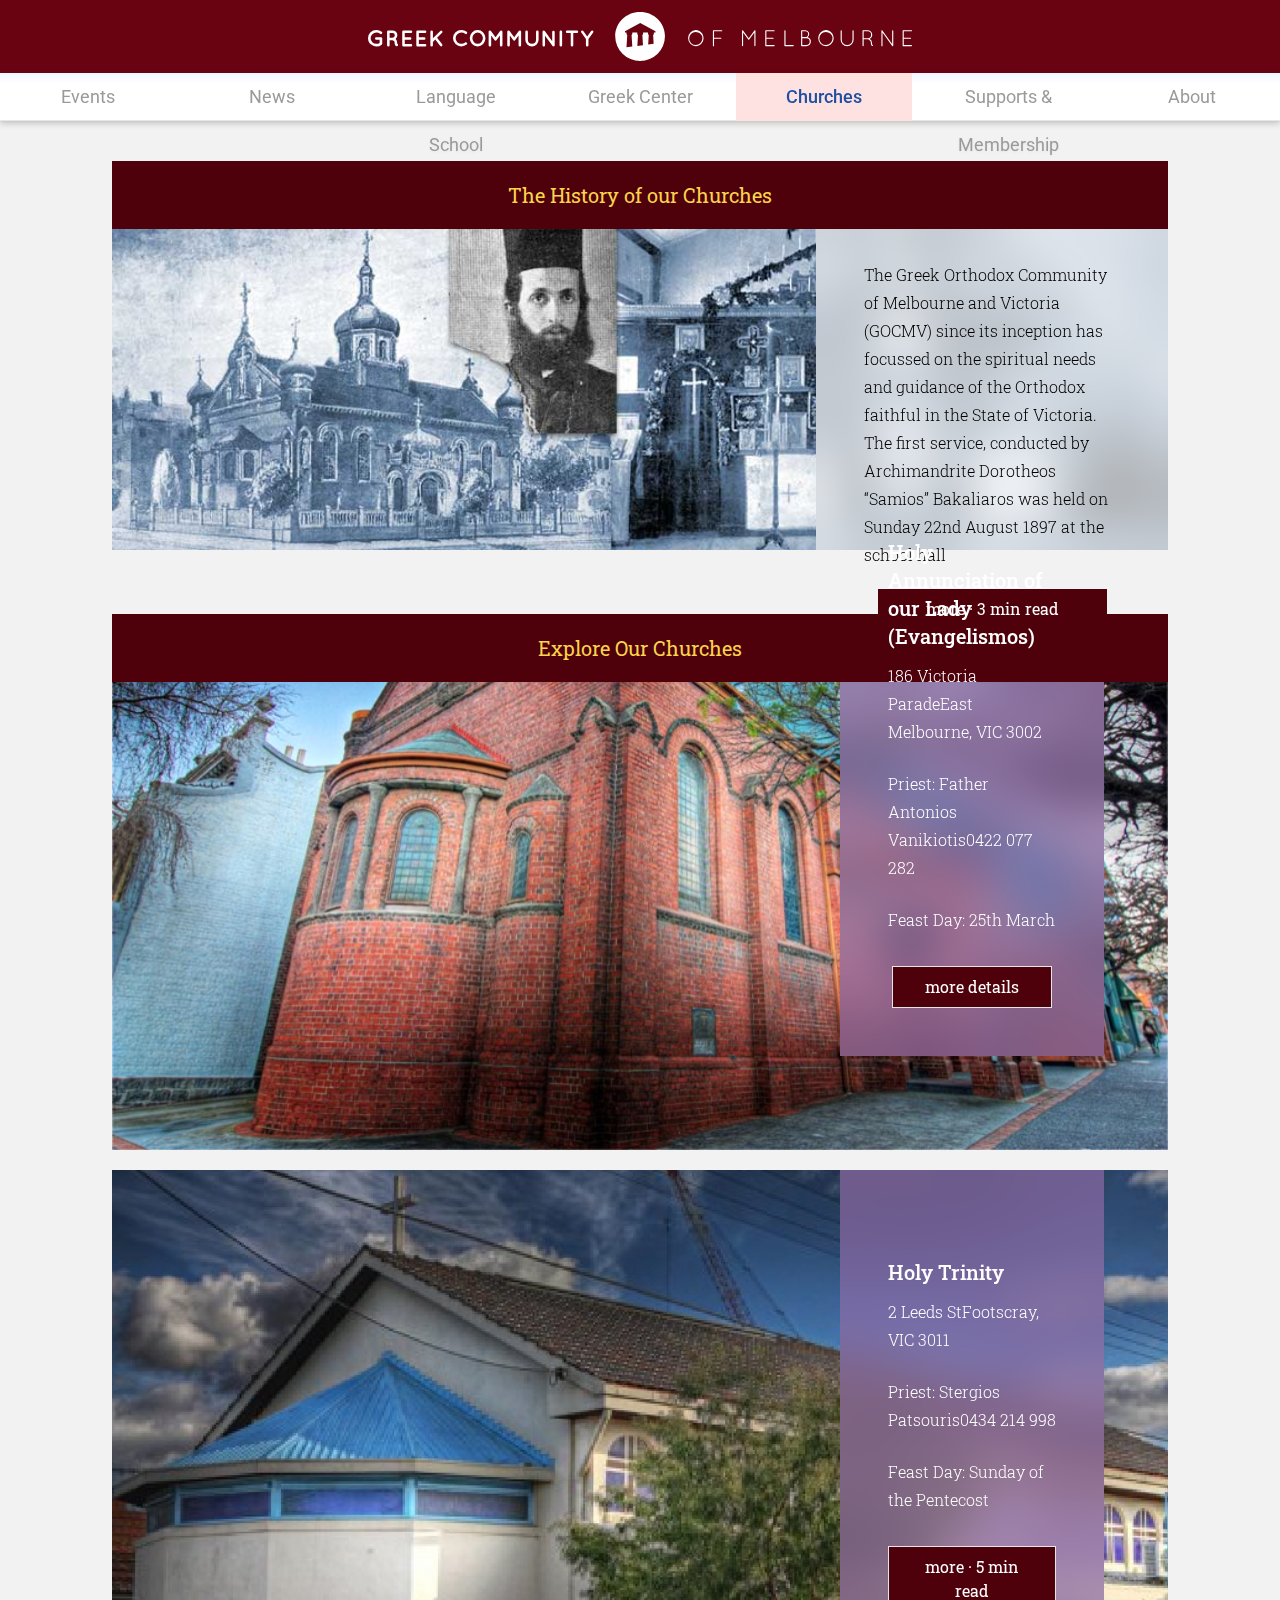
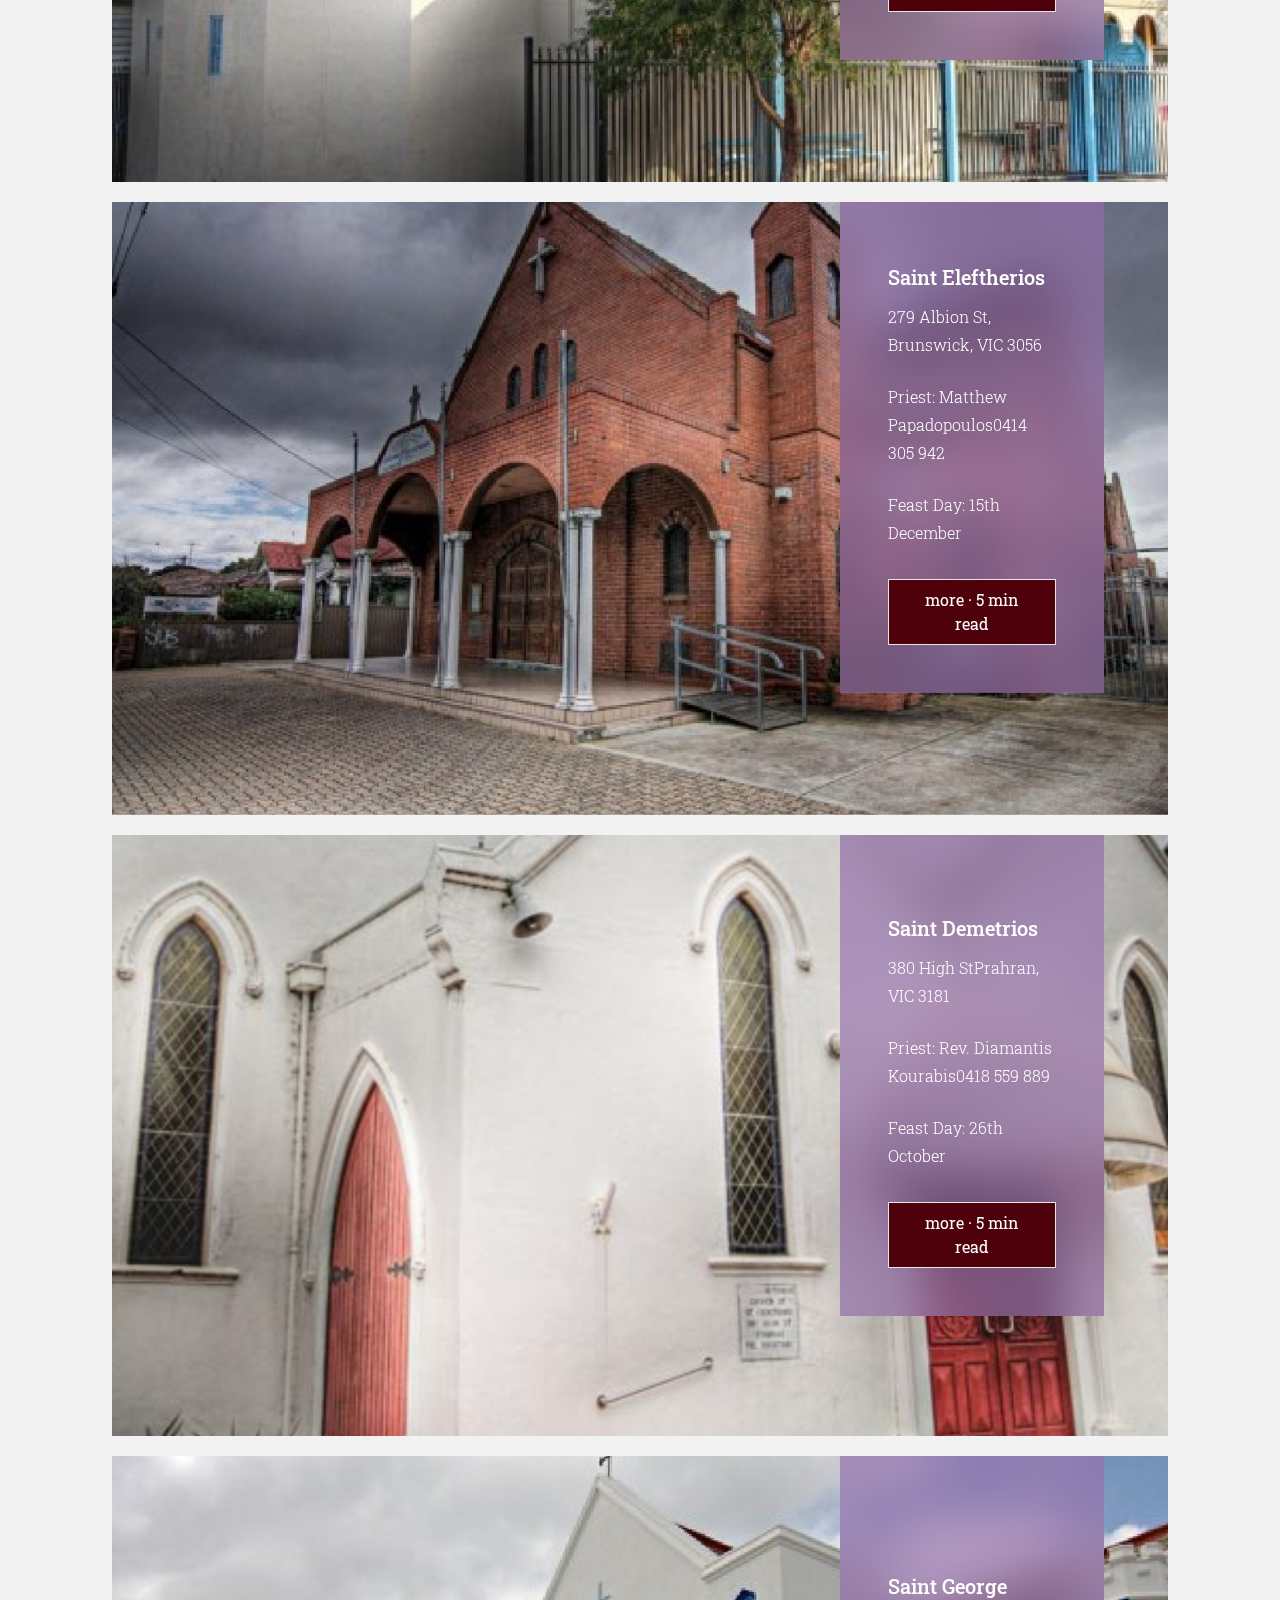
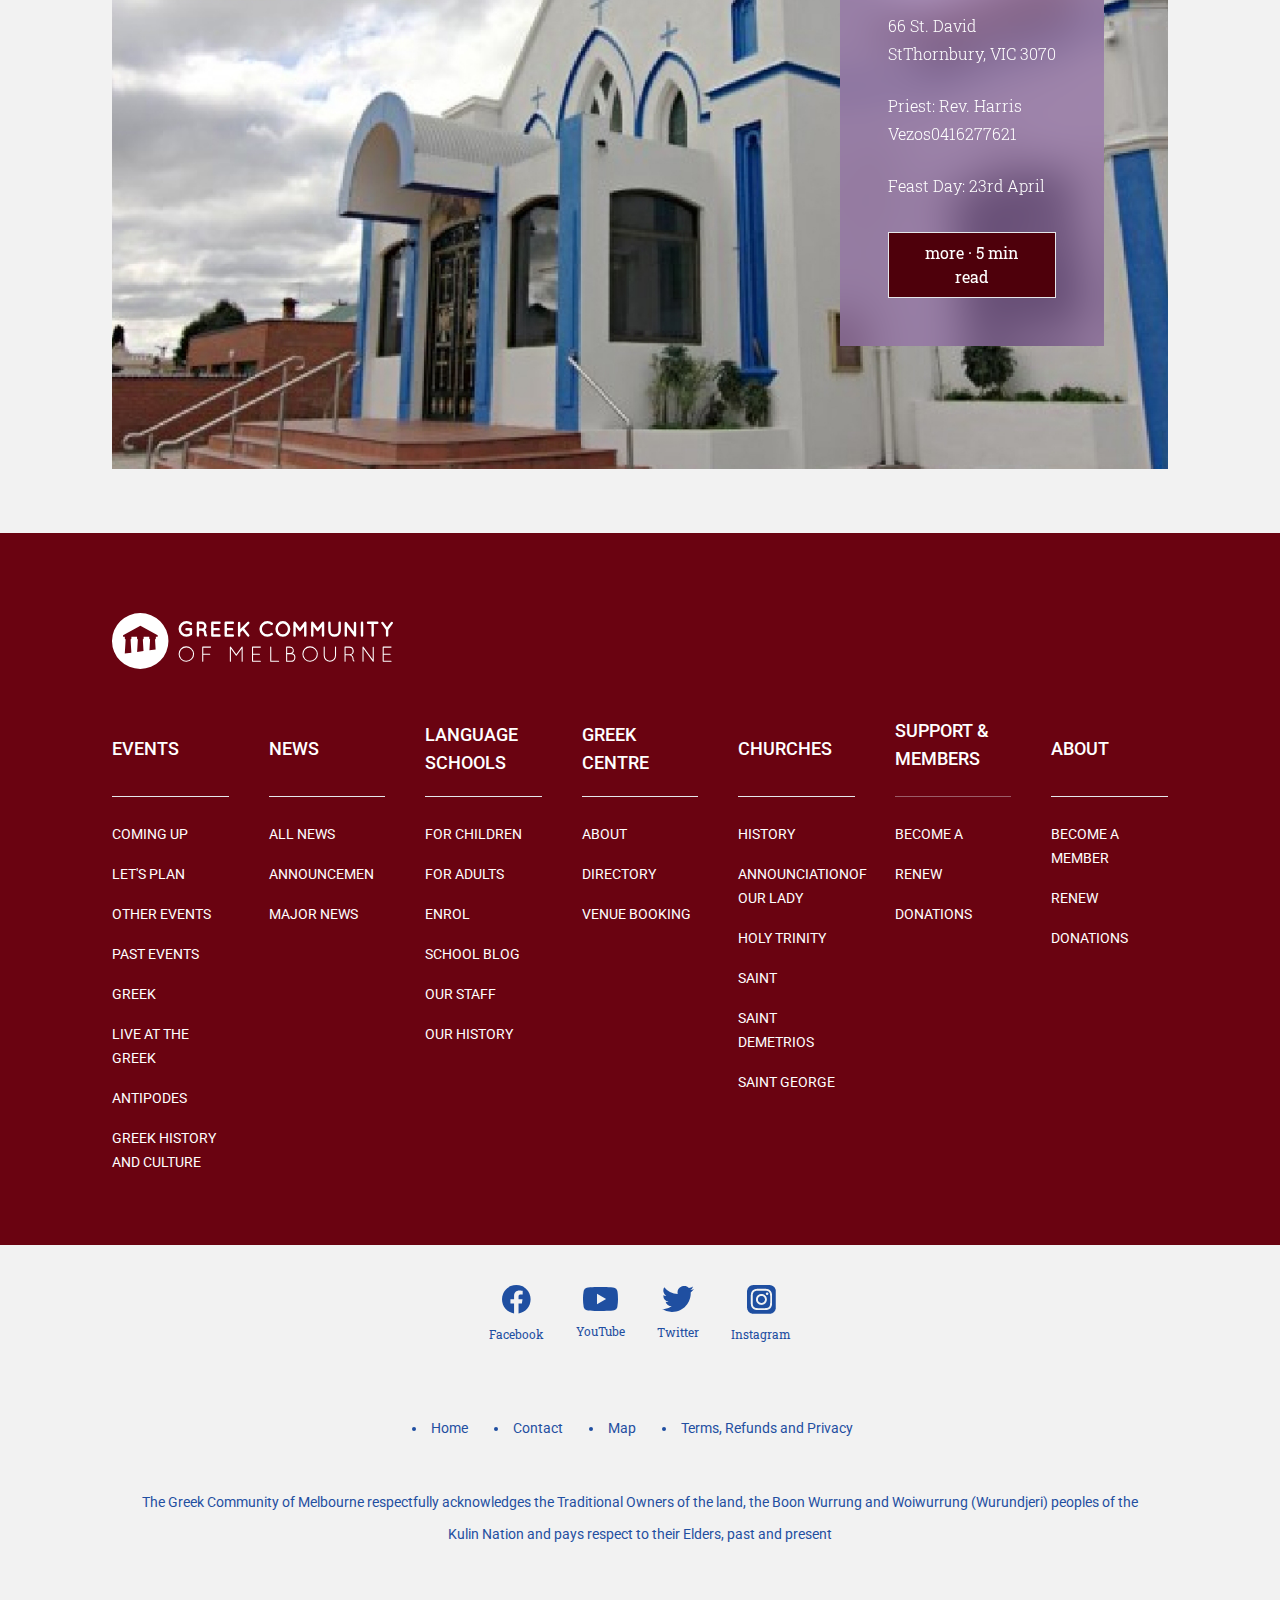
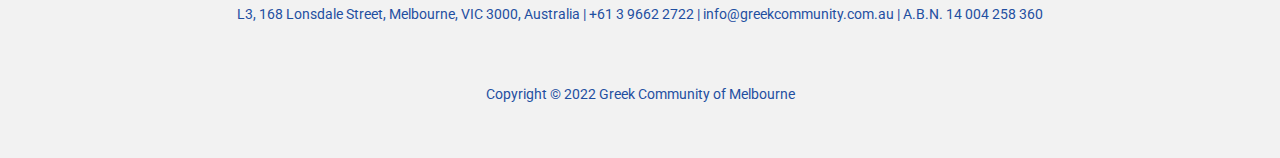
<file: Churches.html>
<!doctype html>
<html>
<head>
  <!-- ... -->
  <meta charset="UTF-8" />
  <meta name="viewport" content="width=device-width, initial-scale=1.0" />
  <link href="./tailwind.css" rel="stylesheet">
  <link href="./css/style.css" rel="stylesheet">
  <script src="https://ajax.googleapis.com/ajax/libs/jquery/3.5.1/jquery.min.js"></script>
  <script>
	$(document).ready(function(){
	  $("#menuToggle").click(function(){
	    $("#menu").toggleClass("show");
	  });
	  $("#menuToggle2").click(function(){
	    $("#menu").toggleClass("show");
	  });
	  
		var btn = $('#goTop');
		btn.on('click', function(e) {
		  e.preventDefault();
		  $('html, body').animate({scrollTop:0}, '500');
		});

	});
   </script>
</head>
<body>
   
<div class="wrapper">
	<div class="header bg-gc-red w-full text-center p-4 relative">
		<div class="container mx-auto">
			<div id="menuToggle" class=" absolute mt-2">
                <img src="./images/Group_326W.svg">
            </div>
            <div class="w-8/12 lg:w-1/2 mx-auto">
				<img src="./images/logo.svg" class="hidden md:inline-block">
				<img src="./images/logoFooter.svg" class="inline-block md:hidden">
			</div>
		</div>
	</div>
	<div class="nav w-full lg:border-b border-fuchsia-600 filter drop-shadow-sm relative z-50">
		<div class="lg:container mx-auto">
			<div class="w-full">
				<nav role="navigation" id="menu"> 
					<div class="toggleArrow" id="menuToggle2"><img src="./images/toggleArrow.png"></div>
					<ul  class="w-full list-none lg:grid lg:grid-cols-7 gap-2 text-center">
						<li class="py-2 hover:bg-red-100"><a href="" class="font-secondary xs:text-white">Events</a></li>
						<li class="py-2 hover:bg-red-100"><a href="./index.html" class="font-secondary xs:text-white">News</a></li>
						<li class="py-2 hover:bg-red-100"><a href="" class="font-secondary xs:text-white">Language School</a></li>
						<li class="py-2 hover:bg-red-100"><a href="./Greekcenter.html" class="font-secondary xs:text-white">Greek Center</a></li>
						<li class="py-2 lg:bg-red-100"><a href="./Churches.html" class="lg:font-medium primary-text font-secondary">Churches</a></li>
						<li class="py-2 hover:bg-red-100"><a href="Membership.html" class="font-secondary xs:text-white">Supports & Membership</a></li>
						<li class="py-2 hover:bg-red-100"><a href="" class="font-secondary xs:text-white">About</a></li>
					</ul>
				</nav>
			</div>
		</div>
	</div>
	<div class="container mx-auto px-4">
		
		<div class="bg-gc-red2 p-5 mt-10">
			<h2 class="text-xl text-yellow-300 text-center">The History of our Churches</h2>
		</div>
		
		<div class="flex relative w-full flex-wrap">
			<img src="./images/Image 43.svg" class="block">
			<div class="w-full md:w-5/12 xl:w-4/12 p-6 xl:py-8 xl:px-12 gc-bg-white80 static md:absolute top-0 right-0 h-full">
				<p class="text-md font-light leading-7">The Greek Orthodox Community of Melbourne and Victoria (GOCMV) since its inception has focussed on the spiritual needs and guidance of the Orthodox faithful in the State of Victoria. The first service, conducted by Archimandrite Dorotheos “Samios” Bakaliaros was held on Sunday 22nd August 1897 at the school hall</p>
				<div class="flex w-full justify-center">
				<a href="" class="inline-block bg-gc-red2 text-white py-2 px-12 text-center mt-5">more · 3 min read</a> </div>
			</div>
		</div>

		<div class="bg-gc-red2 p-5 mt-10 mt-16">
			<h2 class="text-xl text-yellow-300 text-center">Explore Our Churches</h2>
		</div>

		<div class="flex relative w-full border-b-8 border-red-900 lg:border-b-0">
			<img src="./images/ch-banner1.svg" class="block w-full">
			<div class="w-full px-3 py-5 md:w-5/12 lg:w-3/12 md:p-5 xl:p-12 gc-bg-purpel80 absolute bottom-0 md:top-0 right-0 lg:mr-16 md:h-full lg:h-4/5 flex items-end">
				<div class="">
					<h2 class="text-sm md:text-xl text-white font-medium">Holy Annunciation of our Lady (Evangelismos)</h2>
					<div class="hidden md:block">
						<p class="text-md font-light leading-7 text-white md:py-1 xl:py-3">186 Victoria ParadeEast Melbourne, VIC 3002</p>
						<p class="text-md font-light leading-7 text-white md:py-1 xl:py-3">Priest: Father Antonios Vanikiotis0422 077 282</p>
						<p class="text-md font-light leading-7 text-white md:py-1 xl:py-3">Feast Day: 25th March</p>
						<div class="flex w-full justify-center">
						<a href="" class="inline-block bg-gc-red2 text-white py-2 px-8 text-center mt-5 border">more details</a></div>
					</div>
				</div>
			</div>
		</div>

		<div class="flex relative w-full lg:mt-5 border-b-8 border-red-900 lg:border-b-0">
			<img src="./images/Rectangle 385.svg" class="block w-full">
			<div class="w-full px-3 py-5 md:w-5/12 lg:w-3/12 md:p-5 xl:p-12 gc-bg-purpel80 absolute bottom-0 md:top-0 right-0 lg:mr-16 md:h-full lg:h-4/5 flex items-end">
				<div class="">
					<h2 class="text-sm md:text-xl text-white font-medium">Holy Trinity</h2>
					<div class="hidden md:block">
						<p class="text-md font-light leading-7 text-white md:py-1 xl:py-3">2 Leeds StFootscray, VIC 3011</p>
						<p class="text-md font-light leading-7 text-white md:py-1 xl:py-3">Priest: Stergios Patsouris0434 214 998</p>
						<p class="text-md font-light leading-7 text-white md:py-1 xl:py-3">Feast Day: Sunday of the Pentecost</p>
						<div class="flex w-full justify-center">
						<a href="" class="inline-block bg-gc-red2 text-white py-2 px-8 text-center mt-5 border">more · 5 min read</a></div>
					</div>
				</div>
			</div>
		</div>

		<div class="flex relative w-full lg:mt-5 border-b-8 border-red-900 lg:border-b-0">
			<img src="./images/Rectangle 386.svg" class="block w-full">
			<div class="w-full px-3 py-5 md:w-5/12 lg:w-3/12 md:p-5 xl:p-12 gc-bg-purpel80 absolute bottom-0 md:top-0 right-0 lg:mr-16 md:h-full lg:h-4/5 flex items-end">
				<div class="">
					<h2 class="text-sm md:text-xl text-white font-medium">Saint Eleftherios</h2>
					<div class="hidden md:block">
						<p class="text-md font-light leading-7 text-white md:py-1 xl:py-3">279 Albion St, Brunswick, VIC 3056</p>
						<p class="text-md font-light leading-7 text-white md:py-1 xl:py-3">Priest: Matthew Papadopoulos0414 305 942</p>
						<p class="text-md font-light leading-7 text-white md:py-1 xl:py-3">Feast Day: 15th December</p>
						<div class="flex w-full justify-center">
						<a href="" class="inline-block bg-gc-red2 text-white py-2 px-8 text-center mt-5 border">more · 5 min read</a></div>
					</div>
				</div>
			</div>
		</div>

		<div class="flex relative w-full lg:mt-5 border-b-8 border-red-900 lg:border-b-0">
			<img src="./images/Rectangle 387.svg" class="block w-full">
			<div class="w-full px-3 py-5 md:w-5/12 lg:w-3/12 md:p-5 xl:p-12 gc-bg-purpel80 absolute bottom-0 md:top-0 right-0 lg:mr-16 md:h-full lg:h-4/5 flex items-end">
				<div class="">
					<h2 class="text-sm md:text-xl text-white font-medium">Saint Demetrios</h2>
					<div class="hidden md:block">
						<p class="text-md font-light leading-7 text-white md:py-1 xl:py-3">380 High StPrahran, VIC 3181</p>
						<p class="text-md font-light leading-7 text-white md:py-1 xl:py-3">Priest: Rev. Diamantis Kourabis0418 559 889</p>
						<p class="text-md font-light leading-7 text-white md:py-1 xl:py-3">Feast Day: 26th October</p>
						<div class="flex w-full justify-center">
						<a href="" class="inline-block bg-gc-red2 text-white py-2 px-8 text-center mt-5 border">more · 5 min read</a></div>
					</div>
				</div>
			</div>
		</div>

		<div class="flex relative w-full lg:mt-5 border-b-8 border-red-900 lg:border-b-0">
			<img src="./images/Rectangle 388.svg" class="block w-full">
			<div class="w-full px-3 py-5 md:w-5/12 lg:w-3/12 md:p-5 xl:p-12 gc-bg-purpel80 absolute bottom-0 md:top-0 right-0 lg:mr-16 md:h-full lg:h-4/5 flex items-end">
				<div class="">
					<h2 class="text-sm md:text-xl text-white font-medium">Saint George</h2>
					<div class="hidden md:block">
						<p class="text-md font-light leading-7 text-white md:py-1 xl:py-3">66 St. David StThornbury, VIC 3070</p>
						<p class="text-md font-light leading-7 text-white md:py-1 xl:py-3">Priest: Rev. Harris Vezos0416277621</p>
						<p class="text-md font-light leading-7 text-white md:py-1 xl:py-3">Feast Day: 23rd April</p>
						<div class="flex w-full justify-center">
						<a href="" class="inline-block bg-gc-red2 text-white py-2 px-8 text-center mt-5 border">more · 5 min read</a></div>
					</div>
				</div>
			</div>
		</div>

		 
	</div>
	<div class="md:hidden flex items-center p-4 justify-end mt-8" id="goTop">
			<span class="text-gc-red  text-md mr-4">Back to Top</span><img src="./images/Polygon_2.svg">
		</div>
	<div class="footer bg-gc-red mt-8 lg:mt-16 pt-12 pb-16">
		<div class="container mx-auto px-4">
			<div class="w-full py-8">
				<a href="">
					<img src="./images/logoFooter.svg" class="hidden md:inline-block">
					<img src="./images/logo.svg" class="inline-block md:hidden">
				</a>
			</div>
			<div class="md:grid md:grid-cols-7 gap-5 lg:gap-10">
				<div class="">
					<h3 class="text-white text-sm xl:text-lg font-medium py-4 mb-4 font-secondary border-b md:h-24 flex items-center">EVENTS</h3>
					<ul class="list-none hidden md:block">
						<li class="py-2"><a href="" class="text-xs lg:text-sm text-white font-secondary">COMING UP</a></li>
						<li class="py-2"><a href="" class="text-xs lg:text-sm text-white font-secondary">LET'S PLAN</a></li>
						<li class="py-2"><a href="" class="text-xs lg:text-sm text-white font-secondary">OTHER EVENTS</a></li>
						<li class="py-2"><a href="" class="text-xs lg:text-sm text-white font-secondary">PAST EVENTS</a></li>
						<li class="py-2"><a href="" class="text-xs lg:text-sm text-white font-secondary">GREEK</a></li>
						<li class="py-2"><a href="" class="text-xs lg:text-sm text-white font-secondary">LIVE AT THE GREEK</a></li>
						<li class="py-2"><a href="" class="text-xs lg:text-sm text-white font-secondary">ANTIPODES</a></li>
						<li class="py-2"><a href="" class="text-xs lg:text-sm text-white font-secondary">GREEK HISTORY AND CULTURE</a></li>
					</ul>
				</div>

				<div class="">
					<h3  class="text-white text-sm xl:text-lg font-medium py-4 mb-4 font-secondary border-b md:h-24 flex items-center">NEWS</h3>
					<ul class="list-none hidden md:block">
						<li class="py-2"><a href="" class="text-xs lg:text-sm text-white font-secondary">ALL NEWS</a></li>
						<li class="py-2"><a href="" class="text-xs lg:text-sm text-white font-secondary">ANNOUNCEMEN</a></li>
						<li class="py-2"><a href="" class="text-xs lg:text-sm text-white font-secondary">MAJOR NEWS</a></li>
					</ul>
				</div>

				<div class="">
					<h3  class="text-white text-sm xl:text-lg font-medium py-4 mb-4 font-secondary border-b md:h-24 flex items-center">LANGUAGE SCHOOLS</h3>
					<ul class="list-none hidden md:block">
						<li class="py-2"><a href="" class="text-xs lg:text-sm text-white font-secondary">FOR CHILDREN</a></li>
						<li class="py-2"><a href="" class="text-xs lg:text-sm text-white font-secondary">FOR ADULTS</a></li>
						<li class="py-2"><a href="" class="text-xs lg:text-sm text-white font-secondary">ENROL</a></li>
						<li class="py-2"><a href="" class="text-xs lg:text-sm text-white font-secondary">SCHOOL BLOG</a></li>
						<li class="py-2"><a href="" class="text-xs lg:text-sm text-white font-secondary">OUR STAFF</a></li>
						<li class="py-2"><a href="" class="text-xs lg:text-sm text-white font-secondary">OUR HISTORY</a></li>
					</ul>
				</div>

				<div class="">
					<h3  class="text-white text-sm xl:text-lg font-medium py-4 mb-4 font-secondary border-b md:h-24 flex items-center">GREEK CENTRE</h3>
					<ul class="list-none hidden md:block">
						<li class="py-2"><a href="" class="text-xs lg:text-sm text-white font-secondary">ABOUT</a></li>
						<li class="py-2"><a href="" class="text-xs lg:text-sm text-white font-secondary">DIRECTORY</a></li>
						<li class="py-2"><a href="" class="text-xs lg:text-sm text-white font-secondary">VENUE BOOKING</a></li>
					</ul>
				</div>

				<div>
					<h3 class="text-white text-sm xl:text-lg font-medium py-4 mb-4 font-secondary border-b md:h-24 flex items-center">CHURCHES</h3>
					<ul class="list-none hidden md:block">
						<li class="py-2"><a href="" class="text-xs lg:text-sm text-white font-secondary">HISTORY</a></li>
						<li class="py-2"><a href="" class="text-xs lg:text-sm text-white font-secondary">ANNOUNCIATIONOF OUR LADY</a></li>
						<li class="py-2"><a href="" class="text-xs lg:text-sm text-white font-secondary">HOLY TRINITY</a></li>
						<li class="py-2"><a href="" class="text-xs lg:text-sm text-white font-secondary">SAINT</a></li>
						<li class="py-2"><a href="" class="text-xs lg:text-sm text-white font-secondary">SAINT DEMETRIOS</a></li>
						<li class="py-2"><a href="" class="text-xs lg:text-sm text-white font-secondary">SAINT GEORGE</a></li>
					</ul>
				</div>

				<div >
					<h3 class="text-white text-sm xl:text-lg font-medium py-4 mb-4 font-secondary border-b md:h-24 flex items-center border-opacity-40 hidden md:block">SUPPORT & MEMBERS</h3>
					<ul class="list-none hidden md:block">
						<li class="py-2"><a href="" class="text-xs lg:text-sm text-white font-secondary">BECOME A</a></li>
						<li class="py-2"><a href="" class="text-xs lg:text-sm text-white font-secondary">RENEW</a></li>
						<li class="py-2"><a href="" class="text-xs lg:text-sm text-white font-secondary">DONATIONS</a></li>
					</ul>
				</div>

				<div >
					<h3 class="text-white text-sm xl:text-lg font-medium py-4 mb-4 font-secondary border-b md:h-24 flex items-center">ABOUT</h3>
					<ul class="list-none hidden md:block">
						<li class="py-2"><a href="" class="text-xs lg:text-sm text-white font-secondary">BECOME A MEMBER</a></li>
						<li class="py-2"><a href="" class="text-xs lg:text-sm text-white font-secondary">RENEW</a></li>
						<li class="py-2"><a href="" class="text-xs lg:text-sm text-white font-secondary">DONATIONS</a></li>
					</ul>
				</div>
			</div>
		</div>
	</div>
	<div class="container px-4 mx-auto md:px-8">
		<div class="mx-auto flex justify-center mt-10">
			<div class="text-center px-4">
				<a href="" class="bolck">
					<img src="./images/fb.svg" class="inline-block">
					<p class="primary-text text-xs py-3">Facebook</p>
				</a>
			</div>

			<div class="text-center px-4">
				<a href="" class="bolck">
					<img src="./images/youtube.svg" class="inline-block">
					<p class="primary-text text-xs py-3">YouTube</p>
				</a>
			</div>

			<div class="text-center px-4">
				<a href="" class="bolck">
					<img src="./images/Twitter.svg" class="inline-block">
					<p class="primary-text text-xs py-3">Twitter</p>
				</a>
			</div>

			<div class="text-center px-4">
				<a href="" class="bolck">
					<img src="./images/insta.png" class="inline-block">
					<p class="primary-text text-xs py-3">Instagram</p>
				</a>
			</div>
		</div>

		<div class="lg:w-5/12 mx-auto mt-16">
			<ul class="flex justify-between md:list-disc primary-text">
				<li class="font-secondary text-sm md:text-md primary-text pl-1">Home</li>
				<li class="font-secondary text-sm md:text-md primary-text pl-1">Contact</li>
				<li class="font-secondary text-sm md:text-md primary-text pl-1">Map</li>
				<li class="font-secondary text-sm md:text-md primary-text pl-1">Terms, Refunds and Privacy</li>
			</ul>
		</div>

		<div class="mt-12 text-center">
			<p class="font-secondary text-sm primary-text leading-8">The Greek Community of Melbourne respectfully acknowledges the Traditional Owners of the land, the Boon Wurrung and Woiwurrung (Wurundjeri) peoples of the Kulin Nation and pays respect to their Elders, past and present</p>
		</div>

		<div class="mt-12 text-center">
			<p class="font-secondary text-sm primary-text leading-8">L3, 168 Lonsdale Street, Melbourne, VIC 3000, Australia | +61 3 9662 2722  |  info@greekcommunity.com.au | A.B.N. 14 004 258 360</p>
		</div>

		<div class="my-12 text-center">
			<p class="font-secondary text-sm primary-text leading-8">Copyright © 2022 Greek Community of Melbourne</p>
		</div>

	</div>
</div>

</body>
</html>
</file>
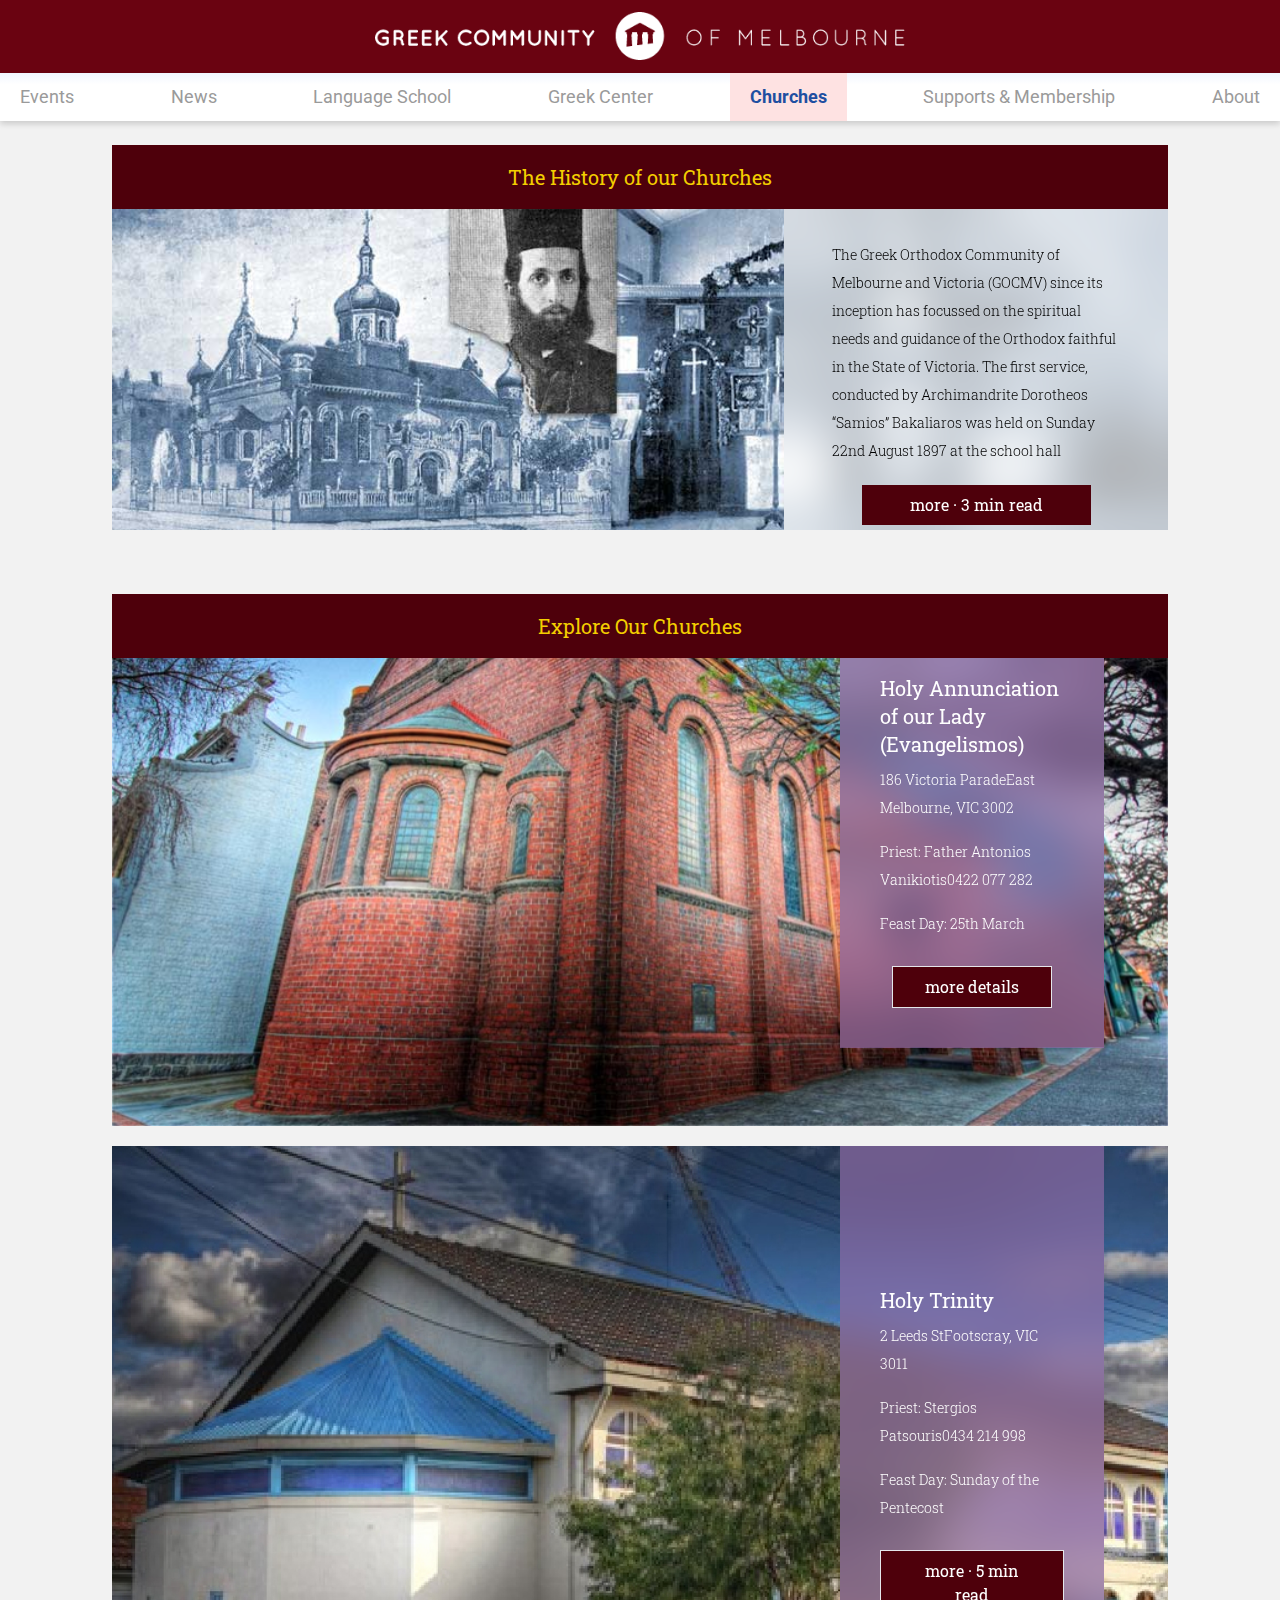
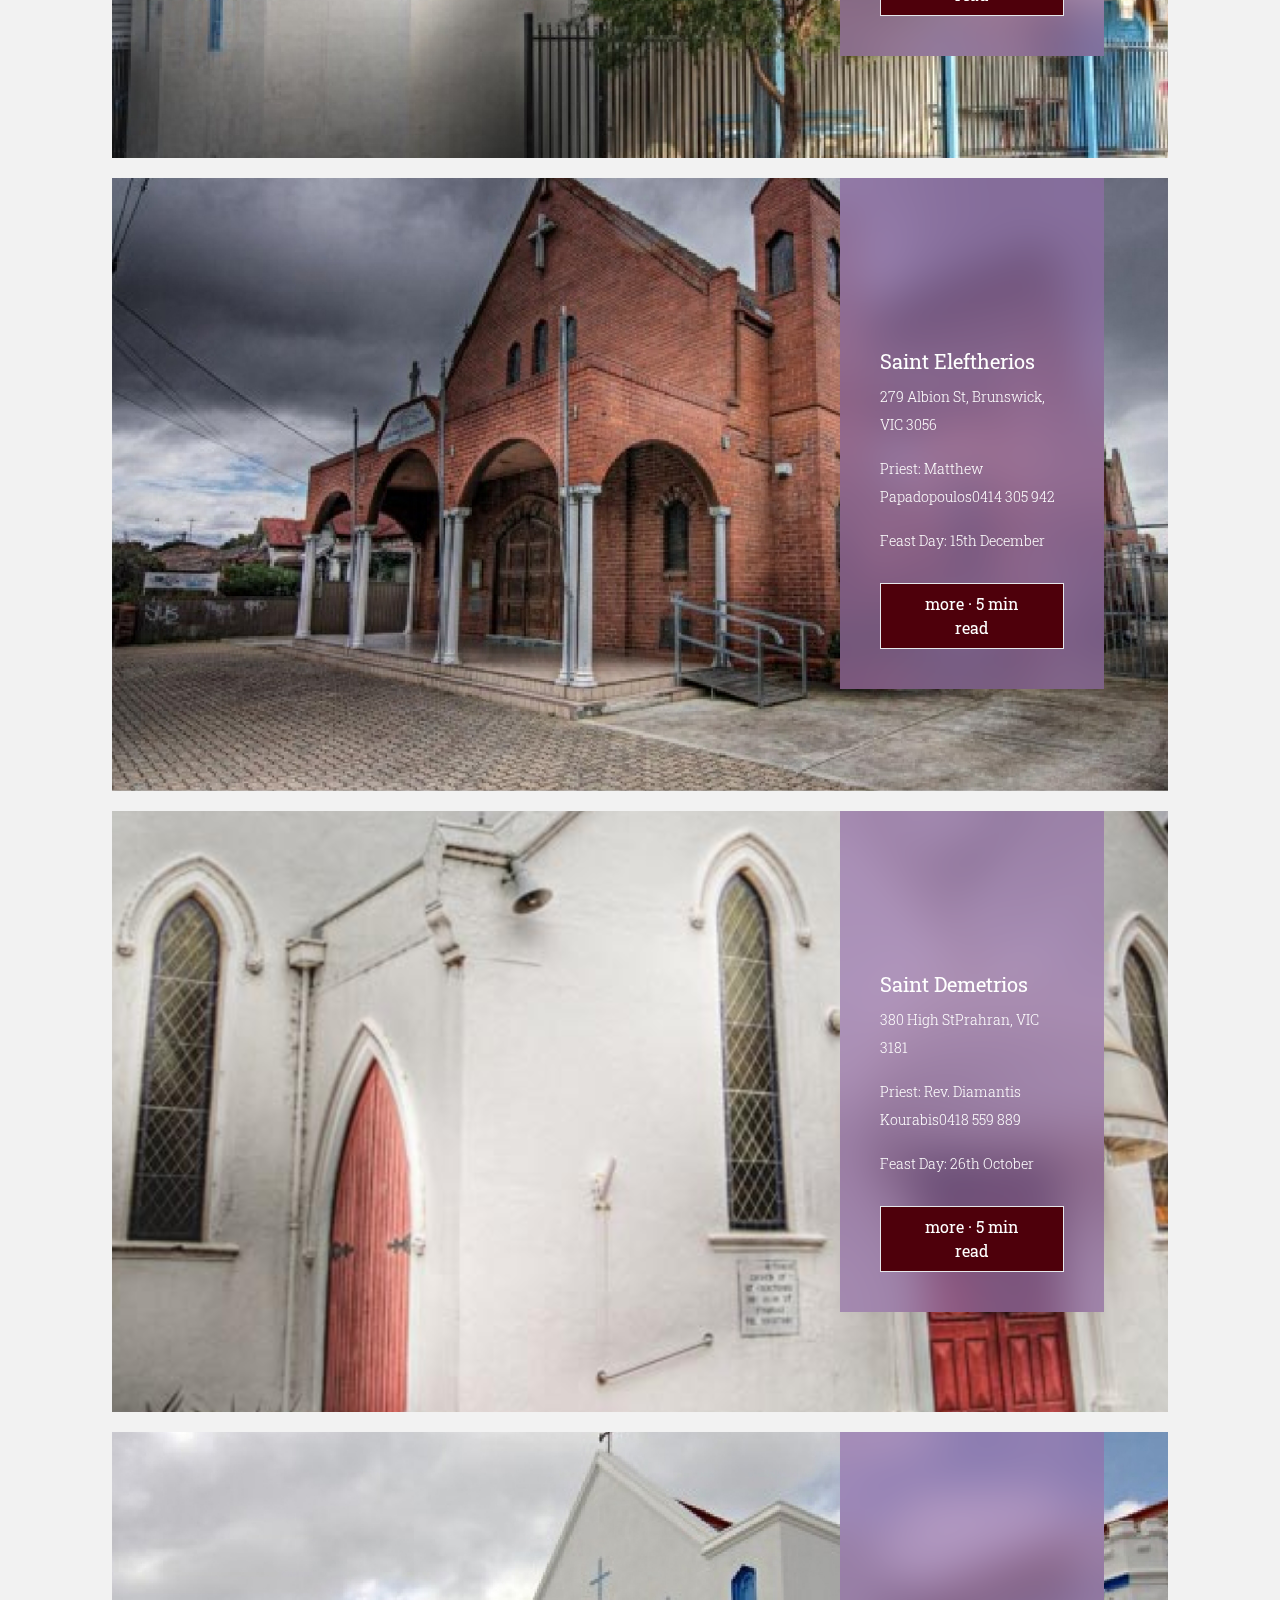
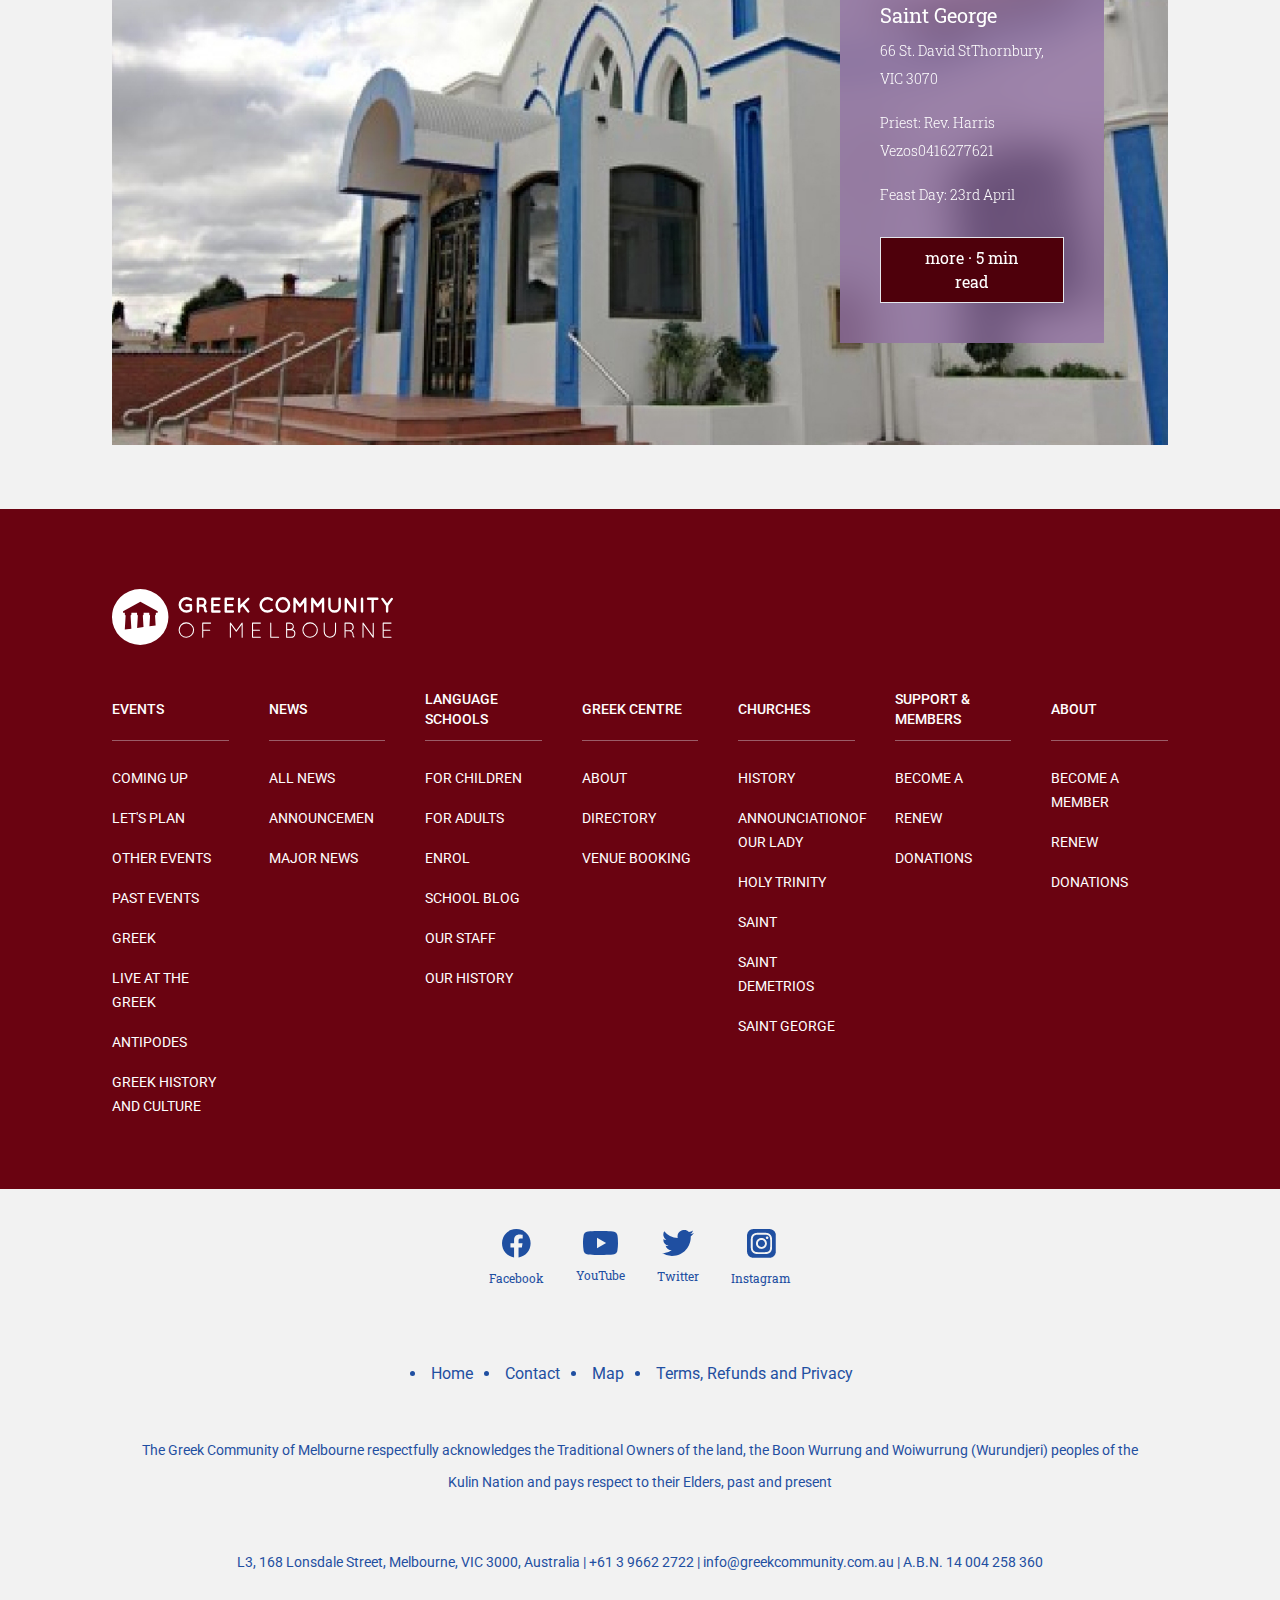
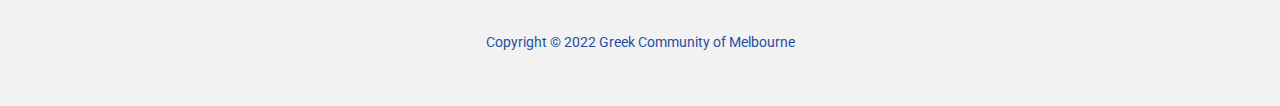
<file: churches.html>
<!doctype html>
<html>
<head>
  <!-- ... -->
  <meta charset="UTF-8" />
  <meta name="viewport" content="width=device-width, initial-scale=1.0" />
  <link href="./tailwind.css" rel="stylesheet">
  <link href="./css/style.css" rel="stylesheet">
  <script src="https://ajax.googleapis.com/ajax/libs/jquery/3.5.1/jquery.min.js"></script>
  <script>
	$(document).ready(function(){
	  $("#menuToggle").click(function(){
	    $("#menu").toggleClass("show");
	  });
	  $("#menuToggle2").click(function(){
	    $("#menu").toggleClass("show");
	  });
	  
		var btn = $('#goTop');
		btn.on('click', function(e) {
		  e.preventDefault();
		  $('html, body').animate({scrollTop:0}, '500');
		});

	});
   </script>
</head>
<body>
   
<div class="wrapper">
	<div class="header bg-gc-red w-full text-center p-4 relative">
		<div class="container mx-auto">
			<div id="menuToggle" class=" absolute mt-2">
                <img src="./images/Group_326W.svg">
            </div>
            <div class="w-8/12 lg:w-1/2 mx-auto">
				<img src="./images/logo.png" class="hidden md:inline-block lg-logo">
				<img src="./images/logoFooter.svg" class="inline-block md:hidden mb-logo">
			</div>
		</div>
	</div>
	<div class="nav w-full relative z-50">
		<div class="lg:container mx-auto">
			<div class="w-full">
				<nav role="navigation" id="menu"> 
					<div class="toggleArrow" id="menuToggle2"><img src="./images/toggleArrow.png"></div>
					<ul  class="w-full list-none flex-wrap flex lg:justify-between gap-2 text-center">
						<li class="py-2 hover:bg-red-100"><a href="./event.html" class="font-secondary xs:text-white">Events</a></li>
						<li class="py-2 hover:bg-red-100"><a href="./index.html" class="font-secondary xs:text-white">News</a></li>
						<li class="py-2 hover:bg-red-100"><a href="./language_schools .html" class="font-secondary xs:text-white">Language School</a></li>
						<li class="py-2 hover:bg-red-100"><a href="./greekcenter.html" class="font-secondary xs:text-white">Greek Center</a></li>
						<li class="py-2 lg:bg-red-100"><a href="./churches.html" class="lg:font-bold primary-text font-secondary primary-text">Churches</a></li>
						<li class="py-2 hover:bg-red-100"><a href="./membership.html" class="font-secondary xs:text-white">Supports & Membership</a></li>
						<li class="py-2 hover:bg-red-100"><a href="./about.html" class="font-secondary xs:text-white">About</a></li>
					</ul>
				</nav>
			</div>
		</div>
	</div>
	<div class="container mx-auto px-4">
		
		<div class="bg-gc-red2 px-5 mt-6 churcheHeading">
			<h2 class="">The History of our Churches</h2>
		</div>
		
		<div class="flex relative w-full flex-wrap">
			<img src="./images/Image 43.svg" class="block">
			<div class="churche_banner_content1 p-6 xl:py-8 xl:px-12 gc-bg-white80 static md:absolute top-0 right-0 h-full">
				<p class="text-base md:text-sm font-light md:leading-7">The Greek Orthodox Community of Melbourne and Victoria (GOCMV) since its inception has focussed on the spiritual needs and guidance of the Orthodox faithful in the State of Victoria. The first service, conducted by Archimandrite Dorotheos “Samios” Bakaliaros was held on Sunday 22nd August 1897 at the school hall</p>
				<div class="flex w-full justify-center">
				<a href="" class="inline-block bg-gc-red2 text-white py-2 px-12 text-center mt-5">more · 3 min read</a> </div>
			</div>
		</div>

		<div class="bg-gc-red2 churcheHeading px-5 mt-10 mt-16">
			<h2 class="">Explore Our Churches</h2>
		</div>

		<div class="flex relative w-full border-b-8 border-red-900 lg:border-b-0">
			<img src="./images/ch-banner1.svg" class="block w-full">
			<div class="w-full px-3 py-5 md:w-5/12 lg:w-3/12 md:p-5 xl:p-10 gc-bg-purpel80 absolute bottom-0 md:top-0 right-0 lg:mr-16 md:h-full lg:h-5/6 flex items-end">
				<div class="">
					<h2 class="text-sm md:text-xl text-white font-normal">Holy Annunciation of our Lady (Evangelismos)</h2>
					<div class="hidden md:block">
						<p class="text-sm font-light leading-7 text-white md:py-1 xl:py-2">186 Victoria ParadeEast Melbourne, VIC 3002</p>
						<p class="text-sm font-light leading-7 text-white md:py-1 xl:py-2">Priest: Father Antonios Vanikiotis0422 077 282</p>
						<p class="text-sm font-light leading-7 text-white md:py-1 xl:py-2">Feast Day: 25th March</p>
						<div class="flex w-full justify-center">
						<a href="" class="inline-block bg-gc-red2 text-white py-2 px-8 text-center mt-5 border">more details</a></div>
					</div>
				</div>
			</div>
		</div>

		<div class="flex relative w-full lg:mt-5 border-b-8 border-red-900 lg:border-b-0">
			<img src="./images/Rectangle 385.svg" class="block w-full">
			<div class="w-full px-3 py-5 md:w-5/12 lg:w-3/12 md:p-5 xl:p-10 gc-bg-purpel80 absolute bottom-0 md:top-0 right-0 lg:mr-16 md:h-full lg:h-5/6 flex items-end">
				<div class="">
					<h2 class="text-sm md:text-xl text-white font-normal">Holy Trinity</h2>
					<div class="hidden md:block">
						<p class="text-sm font-light leading-7 text-white md:py-1 xl:py-2">2 Leeds StFootscray, VIC 3011</p>
						<p class="text-sm font-light leading-7 text-white md:py-1 xl:py-2">Priest: Stergios Patsouris0434 214 998</p>
						<p class="text-sm font-light leading-7 text-white md:py-1 xl:py-2">Feast Day: Sunday of the Pentecost</p>
						<div class="flex w-full justify-center">
						<a href="" class="inline-block bg-gc-red2 text-white py-2 px-8 text-center mt-5 border">more · 5 min read</a></div>
					</div>
				</div>
			</div>
		</div>

		<div class="flex relative w-full lg:mt-5 border-b-8 border-red-900 lg:border-b-0">
			<img src="./images/Rectangle 386.svg" class="block w-full">
			<div class="w-full px-3 py-5 md:w-5/12 lg:w-3/12 md:p-5 xl:p-10 gc-bg-purpel80 absolute bottom-0 md:top-0 right-0 lg:mr-16 md:h-full lg:h-5/6 flex items-end">
				<div class="">
					<h2 class="text-sm md:text-xl text-white font-normal">Saint Eleftherios</h2>
					<div class="hidden md:block">
						<p class="text-sm font-light leading-7 text-white md:py-1 xl:py-2">279 Albion St, Brunswick, VIC 3056</p>
						<p class="text-sm font-light leading-7 text-white md:py-1 xl:py-2">Priest: Matthew Papadopoulos0414 305 942</p>
						<p class="text-sm font-light leading-7 text-white md:py-1 xl:py-2">Feast Day: 15th December</p>
						<div class="flex w-full justify-center">
						<a href="" class="inline-block bg-gc-red2 text-white py-2 px-8 text-center mt-5 border">more · 5 min read</a></div>
					</div>
				</div>
			</div>
		</div>

		<div class="flex relative w-full lg:mt-5 border-b-8 border-red-900 lg:border-b-0">
			<img src="./images/Rectangle 387.svg" class="block w-full">
			<div class="w-full px-3 py-5 md:w-5/12 lg:w-3/12 md:p-5 xl:p-10 gc-bg-purpel80 absolute bottom-0 md:top-0 right-0 lg:mr-16 md:h-full lg:h-5/6 flex items-end">
				<div class="">
					<h2 class="text-sm md:text-xl text-white font-normal">Saint Demetrios</h2>
					<div class="hidden md:block">
						<p class="text-sm font-light leading-7 text-white md:py-1 xl:py-2">380 High StPrahran, VIC 3181</p>
						<p class="text-sm font-light leading-7 text-white md:py-1 xl:py-2">Priest: Rev. Diamantis Kourabis0418 559 889</p>
						<p class="text-sm font-light leading-7 text-white md:py-1 xl:py-2">Feast Day: 26th October</p>
						<div class="flex w-full justify-center">
						<a href="" class="inline-block bg-gc-red2 text-white py-2 px-8 text-center mt-5 border">more · 5 min read</a></div>
					</div>
				</div>
			</div>
		</div>

		<div class="flex relative w-full lg:mt-5 border-b-8 border-red-900 lg:border-b-0">
			<img src="./images/Rectangle 388.svg" class="block w-full">
			<div class="w-full px-3 py-5 md:w-5/12 lg:w-3/12 md:p-5 xl:p-10 gc-bg-purpel80 absolute bottom-0 md:top-0 right-0 lg:mr-16 md:h-full lg:h-5/6 flex items-end">
				<div class="">
					<h2 class="text-sm md:text-xl text-white font-normal">Saint George</h2>
					<div class="hidden md:block">
						<p class="text-sm font-light leading-7 text-white md:py-1 xl:py-2">66 St. David StThornbury, VIC 3070</p>
						<p class="text-sm font-light leading-7 text-white md:py-1 xl:py-2">Priest: Rev. Harris Vezos0416277621</p>
						<p class="text-sm font-light leading-7 text-white md:py-1 xl:py-2">Feast Day: 23rd April</p>
						<div class="flex w-full justify-center">
						<a href="" class="inline-block bg-gc-red2 text-white py-2 px-8 text-center mt-5 border">more · 5 min read</a></div>
					</div>
				</div>
			</div>
		</div>

		 
	</div>
	<div class="md:hidden flex items-center p-4 justify-end mt-8" id="goTop">
			<span class="text-gc-red  text-base mr-4">Back to Top</span><img src="./images/Polygon_2.svg">
		</div>
	<div class="footer bg-gc-red mt-8 lg:mt-16 pt-12 pb-16">
		<div class="container mx-auto px-4">
			<div class="w-full py-8">
				<a href="">
					<img src="./images/logoFooter.svg" class="hidden md:inline-block">
					<img src="./images/logo.png" class="inline-block md:hidden">
				</a>
			</div>
			<div class="md:grid md:grid-cols-7 gap-5 lg:gap-10">
				<div class="">
					<h3 class="text-white text-sm font-medium py-2 mb-4 font-secondary border-opacity-40 border-b md:h-16 flex items-center">EVENTS</h3>
					<ul class="list-none hidden md:block">
						<li class="py-2"><a href="" class="text-xs lg:text-sm text-white font-secondary">COMING UP</a></li>
						<li class="py-2"><a href="" class="text-xs lg:text-sm text-white font-secondary">LET'S PLAN</a></li>
						<li class="py-2"><a href="" class="text-xs lg:text-sm text-white font-secondary">OTHER EVENTS</a></li>
						<li class="py-2"><a href="" class="text-xs lg:text-sm text-white font-secondary">PAST EVENTS</a></li>
						<li class="py-2"><a href="" class="text-xs lg:text-sm text-white font-secondary">GREEK</a></li>
						<li class="py-2"><a href="" class="text-xs lg:text-sm text-white font-secondary">LIVE AT THE GREEK</a></li>
						<li class="py-2"><a href="" class="text-xs lg:text-sm text-white font-secondary">ANTIPODES</a></li>
						<li class="py-2"><a href="" class="text-xs lg:text-sm text-white font-secondary">GREEK HISTORY AND CULTURE</a></li>
					</ul>
				</div>

				<div class="">
					<h3  class="text-white text-sm font-medium py-2 mb-4 font-secondary border-opacity-40 border-b md:h-16 flex items-center">NEWS</h3>
					<ul class="list-none hidden md:block">
						<li class="py-2"><a href="" class="text-xs lg:text-sm text-white font-secondary">ALL NEWS</a></li>
						<li class="py-2"><a href="" class="text-xs lg:text-sm text-white font-secondary">ANNOUNCEMEN</a></li>
						<li class="py-2"><a href="" class="text-xs lg:text-sm text-white font-secondary">MAJOR NEWS</a></li>
					</ul>
				</div>

				<div class="">
					<h3  class="text-white text-sm font-medium py-2 mb-4 font-secondary border-opacity-40 border-b md:h-16 flex items-center">LANGUAGE SCHOOLS</h3>
					<ul class="list-none hidden md:block">
						<li class="py-2"><a href="" class="text-xs lg:text-sm text-white font-secondary">FOR CHILDREN</a></li>
						<li class="py-2"><a href="" class="text-xs lg:text-sm text-white font-secondary">FOR ADULTS</a></li>
						<li class="py-2"><a href="" class="text-xs lg:text-sm text-white font-secondary">ENROL</a></li>
						<li class="py-2"><a href="" class="text-xs lg:text-sm text-white font-secondary">SCHOOL BLOG</a></li>
						<li class="py-2"><a href="" class="text-xs lg:text-sm text-white font-secondary">OUR STAFF</a></li>
						<li class="py-2"><a href="" class="text-xs lg:text-sm text-white font-secondary">OUR HISTORY</a></li>
					</ul>
				</div>

				<div class="">
					<h3  class="text-white text-sm font-medium py-2 mb-4 font-secondary border-opacity-40 border-b md:h-16 flex items-center">GREEK CENTRE</h3>
					<ul class="list-none hidden md:block">
						<li class="py-2"><a href="" class="text-xs lg:text-sm text-white font-secondary">ABOUT</a></li>
						<li class="py-2"><a href="" class="text-xs lg:text-sm text-white font-secondary">DIRECTORY</a></li>
						<li class="py-2"><a href="" class="text-xs lg:text-sm text-white font-secondary">VENUE BOOKING</a></li>
					</ul>
				</div>

				<div>
					<h3 class="text-white text-sm font-medium py-2 mb-4 font-secondary border-opacity-40 border-b md:h-16 flex items-center">CHURCHES</h3>
					<ul class="list-none hidden md:block">
						<li class="py-2"><a href="" class="text-xs lg:text-sm text-white font-secondary">HISTORY</a></li>
						<li class="py-2"><a href="" class="text-xs lg:text-sm text-white font-secondary">ANNOUNCIATIONOF OUR LADY</a></li>
						<li class="py-2"><a href="" class="text-xs lg:text-sm text-white font-secondary">HOLY TRINITY</a></li>
						<li class="py-2"><a href="" class="text-xs lg:text-sm text-white font-secondary">SAINT</a></li>
						<li class="py-2"><a href="" class="text-xs lg:text-sm text-white font-secondary">SAINT DEMETRIOS</a></li>
						<li class="py-2"><a href="" class="text-xs lg:text-sm text-white font-secondary">SAINT GEORGE</a></li>
					</ul>
				</div>

				<div >
					<h3 class="text-white text-sm font-medium py-2 mb-4 font-secondary border-opacity-40 border-b md:h-16 flex items-center">SUPPORT & MEMBERS</h3>
					<ul class="list-none hidden md:block">
						<li class="py-2"><a href="" class="text-xs lg:text-sm text-white font-secondary">BECOME A</a></li>
						<li class="py-2"><a href="" class="text-xs lg:text-sm text-white font-secondary">RENEW</a></li>
						<li class="py-2"><a href="" class="text-xs lg:text-sm text-white font-secondary">DONATIONS</a></li>
					</ul>
				</div>

				<div >
					<h3 class="text-white text-sm font-medium py-2 mb-4 font-secondary border-opacity-40 border-b md:h-16 flex items-center">ABOUT</h3>
					<ul class="list-none hidden md:block">
						<li class="py-2"><a href="" class="text-xs lg:text-sm text-white font-secondary">BECOME A MEMBER</a></li>
						<li class="py-2"><a href="" class="text-xs lg:text-sm text-white font-secondary">RENEW</a></li>
						<li class="py-2"><a href="" class="text-xs lg:text-sm text-white font-secondary">DONATIONS</a></li>
					</ul>
				</div>
			</div>
		</div>
	</div>
	<div class="container px-4 mx-auto md:px-8">
		<div class="mx-auto flex justify-center mt-10">
			<div class="text-center px-4">
				<a href="" class="bolck">
					<img src="./images/fb.svg" class="inline-block">
					<p class="primary-text text-xs py-3">Facebook</p>
				</a>
			</div>

			<div class="text-center px-4">
				<a href="" class="bolck">
					<img src="./images/youtube.svg" class="inline-block">
					<p class="primary-text text-xs py-3">YouTube</p>
				</a>
			</div>

			<div class="text-center px-4">
				<a href="" class="bolck">
					<img src="./images/Twitter.svg" class="inline-block">
					<p class="primary-text text-xs py-3">Twitter</p>
				</a>
			</div>

			<div class="text-center px-4">
				<a href="" class="bolck">
					<img src="./images/insta.png" class="inline-block">
					<p class="primary-text text-xs py-3">Instagram</p>
				</a>
			</div>
		</div>

		<div class="lg:w-5/12 mx-auto mt-16">
			<ul class="flex justify-between md:list-disc primary-text">
				<li class="font-secondary text-sm md:text-base primary-text pl-1">Home</li>
				<li class="font-secondary text-sm md:text-base primary-text pl-1">Contact</li>
				<li class="font-secondary text-sm md:text-base primary-text pl-1">Map</li>
				<li class="font-secondary text-sm md:text-base primary-text pl-1">Terms, Refunds and Privacy</li>
			</ul>
		</div>

		<div class="mt-12 text-center">
			<p class="font-secondary text-sm primary-text leading-8">The Greek Community of Melbourne respectfully acknowledges the Traditional Owners of the land, the Boon Wurrung and Woiwurrung (Wurundjeri) peoples of the Kulin Nation and pays respect to their Elders, past and present</p>
		</div>

		<div class="mt-12 text-center">
			<p class="font-secondary text-sm primary-text leading-8">L3, 168 Lonsdale Street, Melbourne, VIC 3000, Australia | +61 3 9662 2722  |  info@greekcommunity.com.au | A.B.N. 14 004 258 360</p>
		</div>

		<div class="my-12 text-center">
			<p class="font-secondary text-sm primary-text leading-8">Copyright © 2022 Greek Community of Melbourne</p>
		</div>

	</div>
</div>

</body>
</html>
</file>
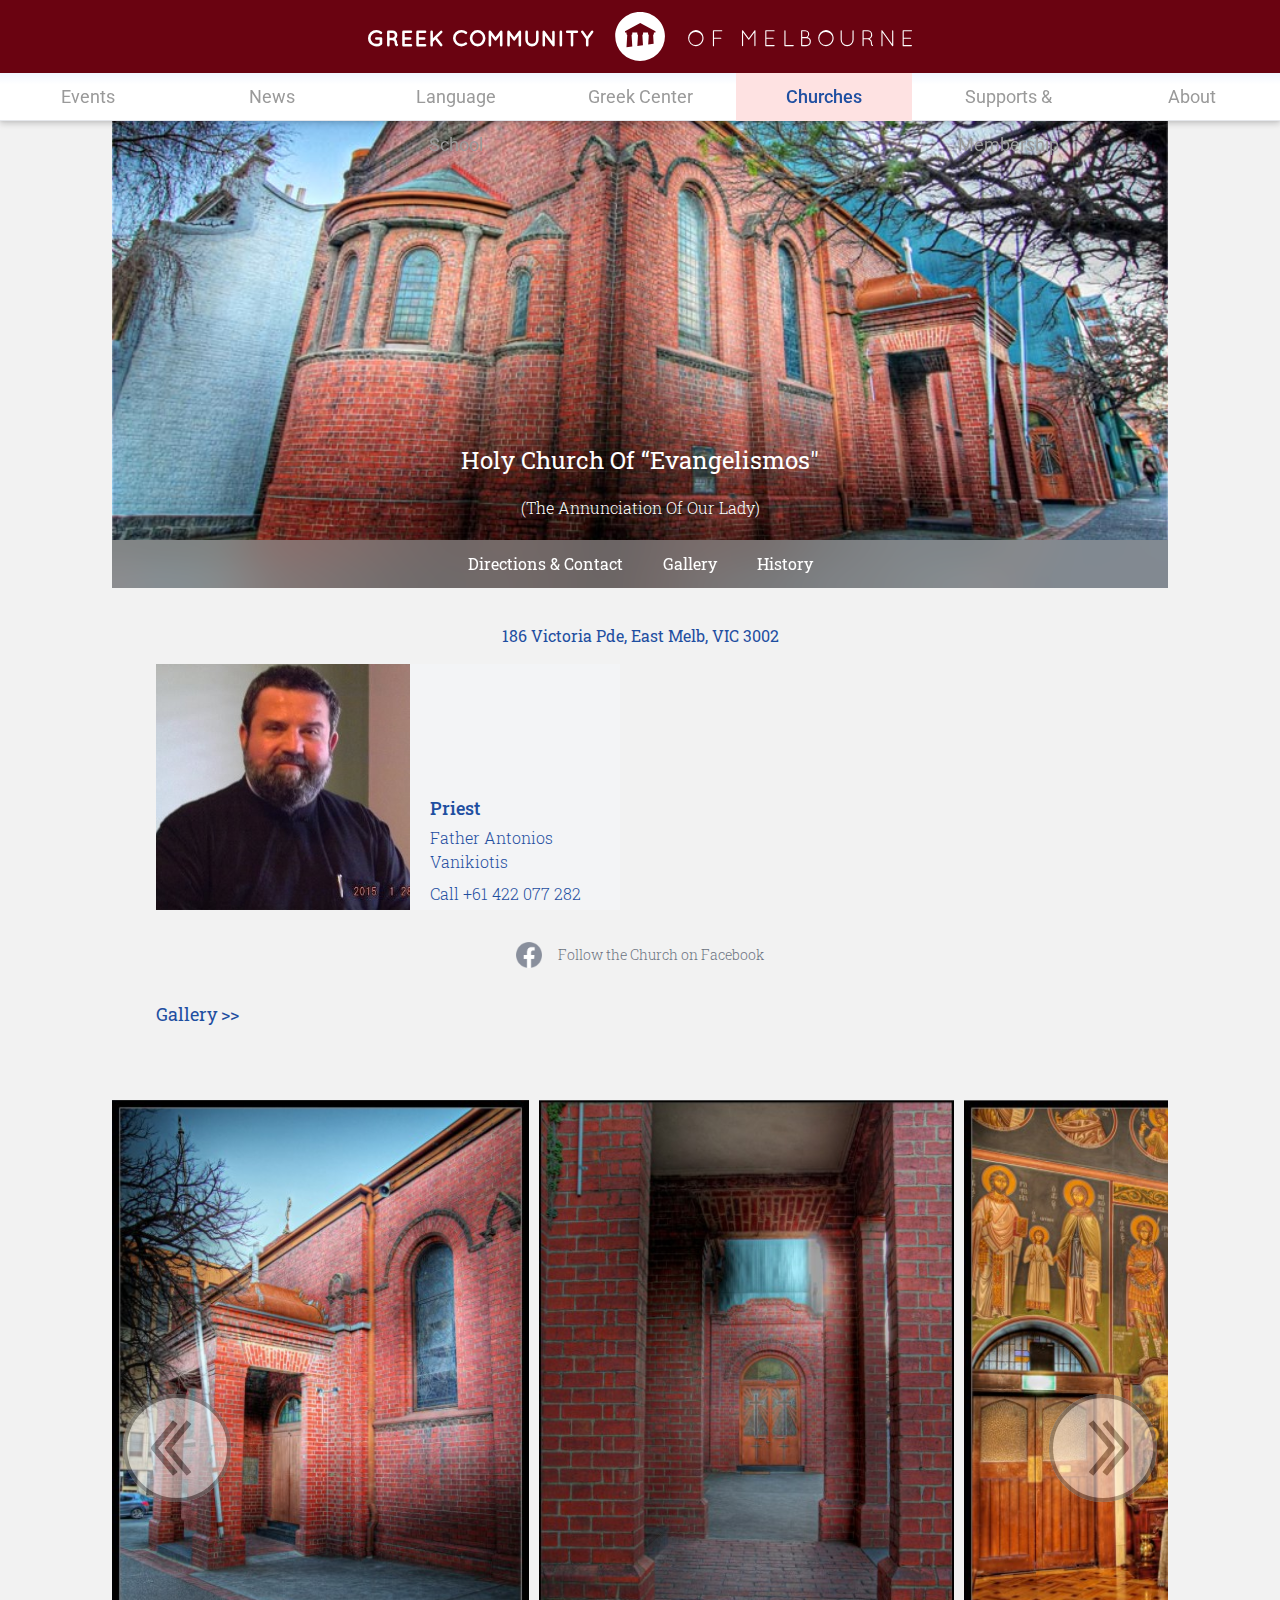
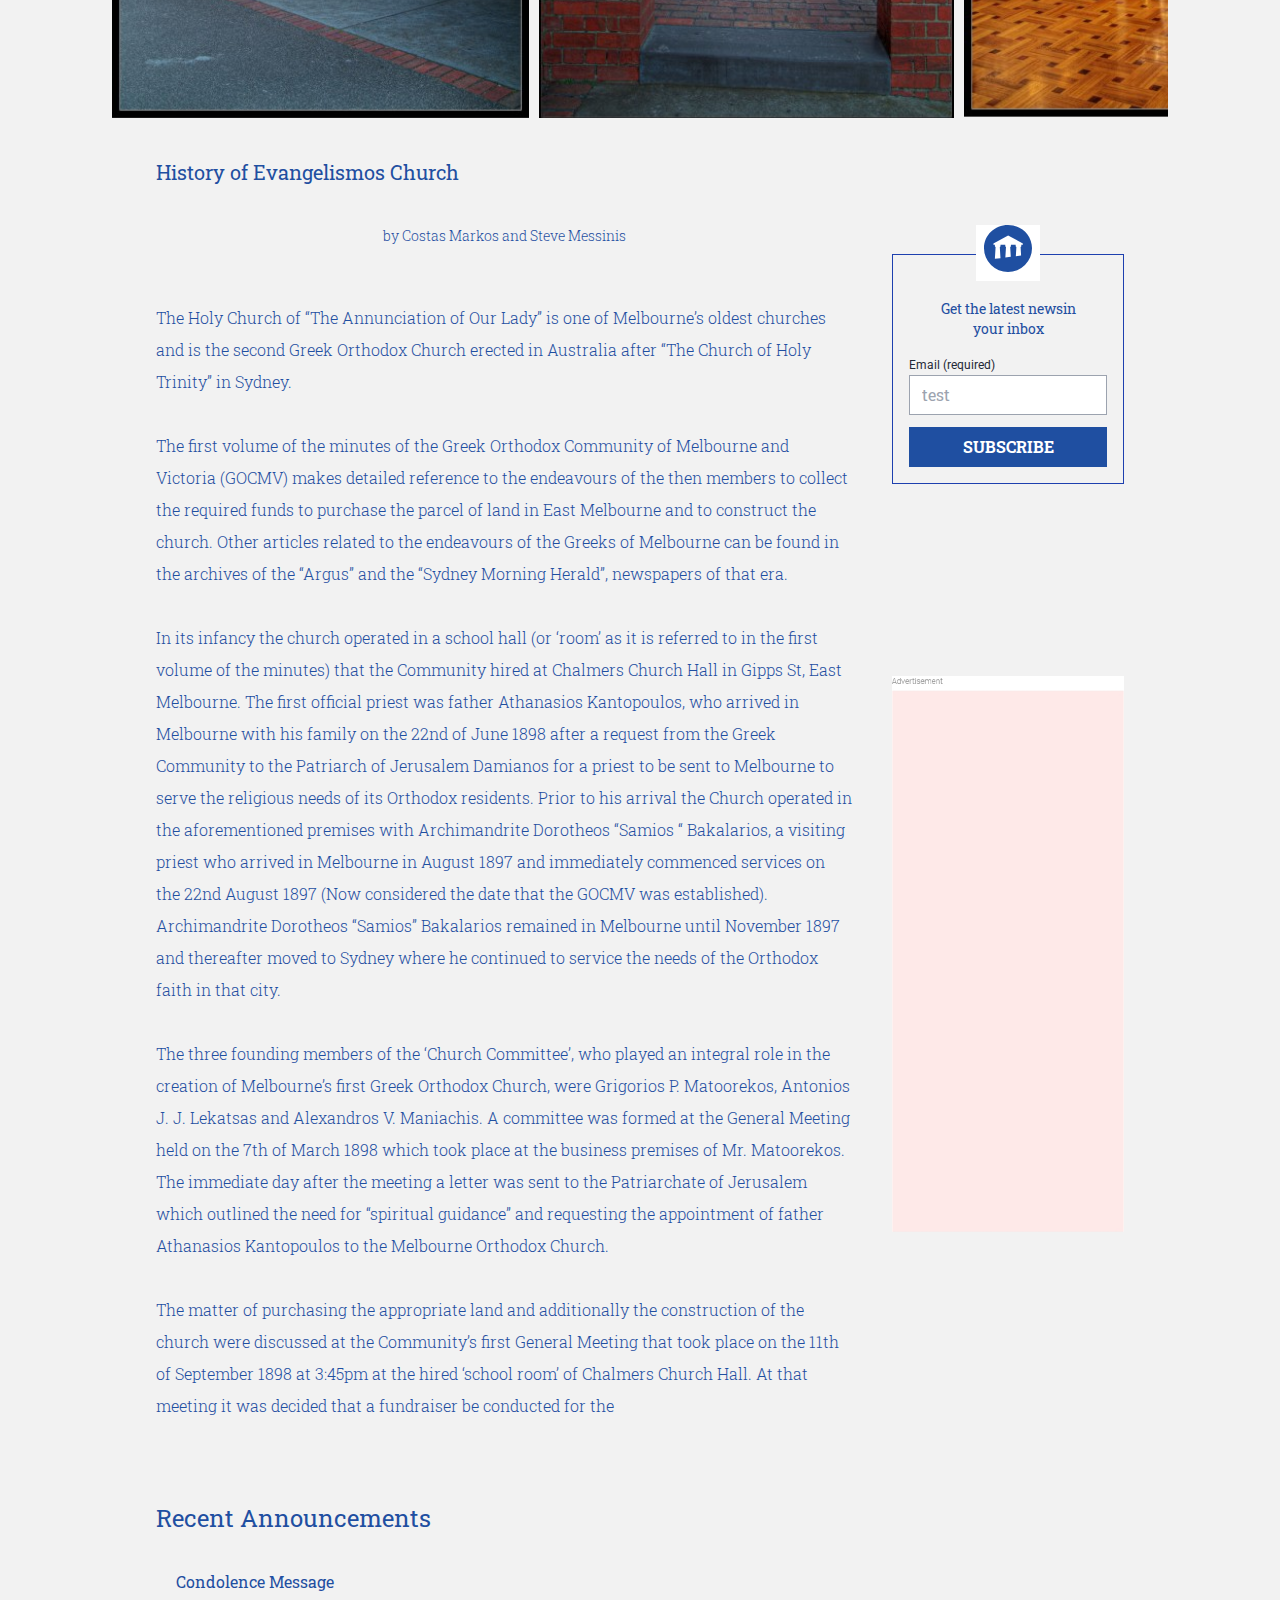
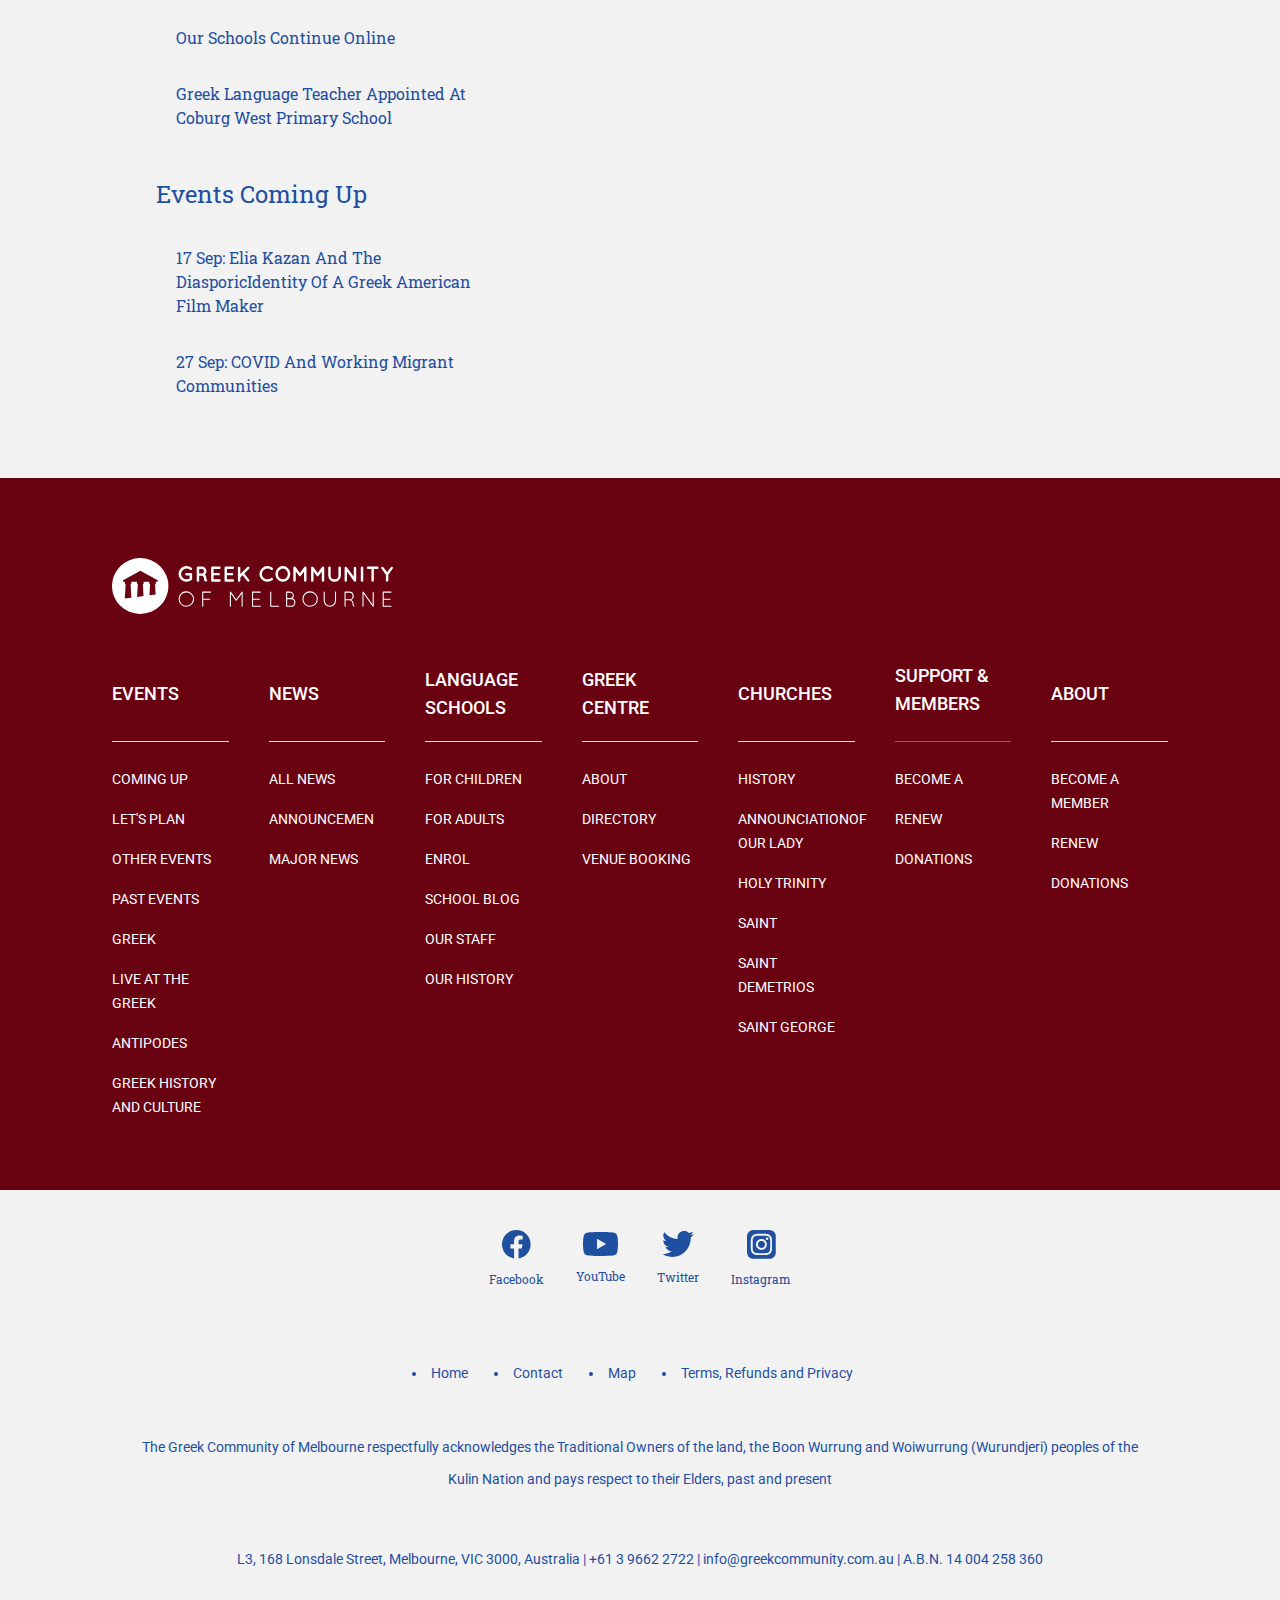
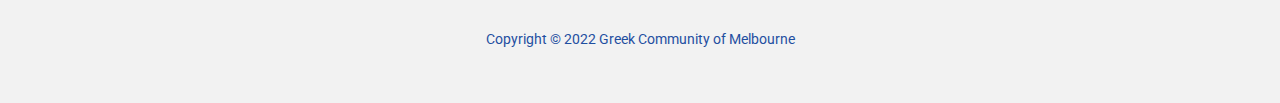
<file: Churches_Detail.html>
<!doctype html>
<html>
<head>
  <!-- ... -->
  <meta charset="UTF-8" />
  <meta name="viewport" content="width=device-width, initial-scale=1.0" />
  <link href="./tailwind.css" rel="stylesheet">
  <link href="./css/lightslider.css" rel="stylesheet">
  <link href="./css/style.css" rel="stylesheet">
  <script src="https://ajax.googleapis.com/ajax/libs/jquery/3.5.1/jquery.min.js"></script>
  <script src="./js/lightslider.js"></script>
  <script>
	$(document).ready(function(){
		var btn = $('#goTop');
		btn.on('click', function(e) {
		  e.preventDefault();
		  $('html, body').animate({scrollTop:0}, '500');
		});

	});
   </script>
</head>
<body>
   
<div class="wrapper">
	<div class="header bg-gc-red w-full text-center p-4 relative z-50">
		<div class="container mx-auto">
			<div id="menuToggle" class=" absolute mt-2">
                <img src="./images/Group_326W.svg">
            </div>
            <div class="w-8/12 lg:w-1/2 mx-auto">
				<img src="./images/logo.svg" class="hidden md:inline-block">
				<img src="./images/logoFooter.svg" class="inline-block md:hidden">
			</div>
		</div>
	</div>
	<div class="nav w-full lg:border-b border-fuchsia-600 filter drop-shadow-sm relative z-50">
		<div class="lg:container mx-auto">
			<div class="w-full">
				<nav role="navigation" id="menu"> 
					<div class="toggleArrow" id="menuToggle2"><img src="./images/toggleArrow.png"></div>
					<ul  class="w-full list-none lg:grid lg:grid-cols-7 gap-2 text-center">
						<li class="py-2 hover:bg-red-100"><a href="" class="font-secondary xs:text-white">Events</a></li>
						<li class="py-2 hover:bg-red-100"><a href="./index.html" class="font-secondary xs:text-white">News</a></li>
						<li class="py-2 hover:bg-red-100"><a href="" class="font-secondary xs:text-white">Language School</a></li>
						<li class="py-2 hover:bg-red-100"><a href="./Greekcenter.html" class="font-secondary xs:text-white">Greek Center</a></li>
						<li class="py-2 lg:bg-red-100"><a href="./Churches.html" class="lg:font-medium primary-text font-secondary">Churches</a></li>
						<li class="py-2 hover:bg-red-100"><a href="Membership.html" class="font-secondary xs:text-white">Supports & Membership</a></li>
						<li class="py-2 hover:bg-red-100"><a href="" class="font-secondary xs:text-white">About</a></li>
					</ul>
				</nav>
			</div>
		</div>
	</div>
	<div class="container mx-auto px-4">
		
		 
		
		<div class="w-full relative"> 
			<img src="./images/ch-banner1.svg" class="block">
			<div class="w-full absolute bottom-0 flex justify-center">
				<div class="w-full">
					<h2 class="text-2xl text-center text-white">Holy Church Of “Evangelismos"</h2>
					<p class="text-md font-light text-center text-white mt-5">(The Annunciation Of Our Lady)</p>
					<div class="gc-bg-gray80 py-3 w-full flex justify-center mt-5">
						<ul class="list-none flex gap-10">
							<li><a href="#info" class="text-white">Directions & Contact</a></li>
							<li><a href="#galleryslider" class="text-white">Gallery</a></li>
							<li><a href="#history" class="text-white">History</a></li>
						</ul>
					</div>
				</div>
			</div>
		</div>

		<div class="text-md primary-text text-center py-4 mt-5">186 Victoria Pde, East Melb, VIC 3002</div>

		<div class="w-full xl:w-11/12 mx-auto" id="info">
			<div class="flex flex-wrap lg:flex-nowrap relative gap-10">
				<div class="w-full lg:w-1/2 flex items-end bg-gray-100 order-2 lg:order-1">
					<div class="">
						<img src="./images/Rectangle 457.svg">
					</div>
					<div class=" pl-5">
						<h3 class="primary-text text-lg font-medium">Priest</h3>
						<p class="primary-text text-md font-light py-1">Father Antonios Vanikiotis</p>
						<p class="primary-text text-md font-light py-1">Call +61 422 077 282</p>
					</div>
				</div>
				<div class="w-full lg:w-1/2 order-1 lg:order-2">
					<iframe src="https://www.google.com/maps/embed?pb=!1m18!1m12!1m3!1d788.0519006049948!2d144.97787013324216!3d-37.80860603835474!2m3!1f0!2f0!3f0!3m2!1i1024!2i768!4f13.1!3m3!1m2!1s0x6ad642c350ef4917%3A0xe8f46a24315e4b8!2sEvangelismos!5e0!3m2!1sen!2s!4v1638118661589!5m2!1sen!2s" width="100%" height="100%" style="border:0;" allowfullscreen="" loading="lazy"></iframe>
				</div>
			</div>
			<div class="w-full text-center flex justify-center mt-8">
				<a href="" class="text-sm font-light text-gray-500 flex justify-center items-center">
					<img src="./images/f_logo_RGB-Grey_512.svg" class="mr-4"> Follow the Church on Facebook
				</a>
			</div>
			<h2 class="primary-text text-lg py-8">Gallery >></h2>
		</div>

		<div class="galleryslider mt-10" id="galleryslider">
			<ul id="gallery" class="cs-hidden">
			  <li class=""><img src="./images/Group 331.svg"></li>
			  <li class=""><img src="./images/Image 71.svg"></li>
			  <li class=""><img src="./images/Image 69.svg"></li>
			  <li class=""><img src="./images/Image 70.svg"></li>
			  <li class=""><img src="./images/Image 73.svg"></li>
			</ul>
		</div>
		
		 

		<div class="lg:w-11/12 mx-auto mt-10 flex gap-10" id="history">
			<div class="w-full lg:w-9/12">
				<h2 class="text-xl primary-text">History of Evangelismos Church</h2>
				<p class="text-sm font-light primary-text text-center my-10">by Costas Markos and Steve Messinis</p> 
				  

				<p class="primary-text text-md py-4 font-light leading-8">The Holy Church of “The Annunciation of Our Lady” is one of Melbourne’s oldest churches and is the second Greek Orthodox Church erected in Australia after “The Church of Holy Trinity” in Sydney.</p>

				<p class="primary-text text-md py-4 font-light leading-8">The first volume of the minutes of the Greek Orthodox Community of Melbourne and Victoria (GOCMV) makes detailed reference to the endeavours of the then members to collect the required funds to purchase the parcel of land in East Melbourne and to construct the church. Other articles related to the endeavours of the Greeks of Melbourne can be found in the archives of the “Argus” and the “Sydney Morning Herald”, newspapers of that era.</p>
				<p class="primary-text text-md py-4 font-light leading-8">In its infancy the church operated in a school hall (or ‘room’ as it is referred to in the first volume of the minutes) that the Community hired at Chalmers Church Hall in Gipps St, East Melbourne. The first official priest was father Athanasios Kantopoulos, who arrived in Melbourne with his family on the 22nd of June 1898 after a request from the Greek Community to the Patriarch of Jerusalem Damianos for a priest to be sent to Melbourne to serve the religious needs of its Orthodox residents. Prior to his arrival the Church operated in the aforementioned premises with Archimandrite Dorotheos “Samios “ Bakalarios, a visiting priest who arrived in Melbourne in August 1897 and immediately commenced services on the 22nd August 1897 (Now considered the date that the GOCMV was established). Archimandrite Dorotheos “Samios” Bakalarios remained in Melbourne until November 1897 and thereafter moved to Sydney where he continued to service the needs of the Orthodox faith in that city.</p>
				<p class="primary-text text-md py-4 font-light leading-8">The three founding members of the ‘Church Committee’, who played an integral role in the creation of Melbourne’s first Greek Orthodox Church, were Grigorios P. Matoorekos, Antonios J. J. Lekatsas and Alexandros V. Maniachis. A committee was formed at the General Meeting held on the 7th of March 1898 which took place at the business premises of Mr. Matoorekos. The immediate day after the meeting a letter was sent to the Patriarchate of Jerusalem which outlined the need for “spiritual guidance” and requesting the appointment of father Athanasios Kantopoulos to the Melbourne Orthodox Church.</p>
				<p class="primary-text text-md py-4 font-light leading-8">The matter of purchasing the appropriate land and additionally the construction of the church were discussed at the Community’s first General Meeting that took place on the 11th of September 1898 at 3:45pm at the hired ‘school room’ of Chalmers Church Hall. At that meeting it was decided that a fundraiser be conducted for the
</p>
				 

				<div class="mt-16 md:w-6/12">
					<h3 class="primary-text text-2xl">Recent Announcements</h3>
					<ul class="list-none mt-5 pl-5">
						<li class="py-4"><a href="" class="primary-text text-md ">Condolence Message</a></li>
						<li class="py-4"><a href="" class="primary-text text-md ">Our Schools Continue Online</a></li>
						<li class="py-4"><a href="" class="primary-text text-md">Greek Language Teacher Appointed At Coburg West Primary School</a></li>
					</ul>
				</div>

				<div class="mt-8 md:w-6/12">
					<h3 class="primary-text text-2xl">Events Coming Up</h3>
					<ul class="list-none mt-5 pl-5">
						<li class="py-4"><a href="" class="primary-text text-md ">17 Sep: Elia Kazan And The DiasporicIdentity Of A Greek American Film Maker</a></li>
						<li class="py-4"><a href="" class="primary-text text-md ">27 Sep: COVID And Working Migrant Communities</a></li>
						 
					</ul>
				</div>

			</div>
			<div class="w-3/12 hidden lg:block">
				 
				<div class="border border-blue-800 p-4 relative pt-8 mt-24 w-full">
					<div class="absolute mx-auto w-16 px-2 h-14 inset-x-0 bg-white suc-icon">
						<img src="./images/Path_237.svg">
					</div>
					<div class=" py-3 text-sm primary-text text-center">
						Get the latest newsin<br/>your inbox
					</div>
					<div class="w-full">
						<label class="text-xs text-gray-800 font-secondary" >Email (required)</label>
						<input type="text" name="" class="w-full border border-gray-400 p-3 h-10" placeholder="test">
						<input type="submit" name="" class="h-10 primary-bg text-white text-center font-bold w-full mt-3" value="SUBSCRIBE">
					</div>
				</div>
				<div class="mt-48">
					<img src="./images/ads.png">
				</div> 
			</div>
			</div>

	</div>
<div class="md:hidden flex items-center p-4 justify-end mt-8" id="goTop">
			<span class="text-gc-red  text-md mr-4">Back to Top</span><img src="./images/Polygon_2.svg">
		</div>
	<div class="footer bg-gc-red mt-16 pt-12 pb-16">
		<div class="container mx-auto px-4">
			<div class="w-full py-8">
				<a href="">
					<img src="./images/logoFooter.svg" class="hidden md:inline-block">
					<img src="./images/logo.svg" class="inline-block md:hidden">
				</a>
			</div>
			<div class="md:grid md:grid-cols-7 gap-5 lg:gap-10">
				<div class="">
					<h3 class="text-white text-sm xl:text-lg font-medium py-4 mb-4 font-secondary border-b md:h-24 flex items-center">EVENTS</h3>
					<ul class="list-none hidden md:block">
						<li class="py-2"><a href="" class="text-xs lg:text-sm text-white font-secondary">COMING UP</a></li>
						<li class="py-2"><a href="" class="text-xs lg:text-sm text-white font-secondary">LET'S PLAN</a></li>
						<li class="py-2"><a href="" class="text-xs lg:text-sm text-white font-secondary">OTHER EVENTS</a></li>
						<li class="py-2"><a href="" class="text-xs lg:text-sm text-white font-secondary">PAST EVENTS</a></li>
						<li class="py-2"><a href="" class="text-xs lg:text-sm text-white font-secondary">GREEK</a></li>
						<li class="py-2"><a href="" class="text-xs lg:text-sm text-white font-secondary">LIVE AT THE GREEK</a></li>
						<li class="py-2"><a href="" class="text-xs lg:text-sm text-white font-secondary">ANTIPODES</a></li>
						<li class="py-2"><a href="" class="text-xs lg:text-sm text-white font-secondary">GREEK HISTORY AND CULTURE</a></li>
					</ul>
				</div>

				<div class="">
					<h3  class="text-white text-sm xl:text-lg font-medium py-4 mb-4 font-secondary border-b md:h-24 flex items-center">NEWS</h3>
					<ul class="list-none hidden md:block">
						<li class="py-2"><a href="" class="text-xs lg:text-sm text-white font-secondary">ALL NEWS</a></li>
						<li class="py-2"><a href="" class="text-xs lg:text-sm text-white font-secondary">ANNOUNCEMEN</a></li>
						<li class="py-2"><a href="" class="text-xs lg:text-sm text-white font-secondary">MAJOR NEWS</a></li>
					</ul>
				</div>

				<div class="">
					<h3  class="text-white text-sm xl:text-lg font-medium py-4 mb-4 font-secondary border-b md:h-24 flex items-center">LANGUAGE SCHOOLS</h3>
					<ul class="list-none hidden md:block">
						<li class="py-2"><a href="" class="text-xs lg:text-sm text-white font-secondary">FOR CHILDREN</a></li>
						<li class="py-2"><a href="" class="text-xs lg:text-sm text-white font-secondary">FOR ADULTS</a></li>
						<li class="py-2"><a href="" class="text-xs lg:text-sm text-white font-secondary">ENROL</a></li>
						<li class="py-2"><a href="" class="text-xs lg:text-sm text-white font-secondary">SCHOOL BLOG</a></li>
						<li class="py-2"><a href="" class="text-xs lg:text-sm text-white font-secondary">OUR STAFF</a></li>
						<li class="py-2"><a href="" class="text-xs lg:text-sm text-white font-secondary">OUR HISTORY</a></li>
					</ul>
				</div>

				<div class="">
					<h3  class="text-white text-sm xl:text-lg font-medium py-4 mb-4 font-secondary border-b md:h-24 flex items-center">GREEK CENTRE</h3>
					<ul class="list-none hidden md:block">
						<li class="py-2"><a href="" class="text-xs lg:text-sm text-white font-secondary">ABOUT</a></li>
						<li class="py-2"><a href="" class="text-xs lg:text-sm text-white font-secondary">DIRECTORY</a></li>
						<li class="py-2"><a href="" class="text-xs lg:text-sm text-white font-secondary">VENUE BOOKING</a></li>
					</ul>
				</div>

				<div>
					<h3 class="text-white text-sm xl:text-lg font-medium py-4 mb-4 font-secondary border-b md:h-24 flex items-center">CHURCHES</h3>
					<ul class="list-none hidden md:block">
						<li class="py-2"><a href="" class="text-xs lg:text-sm text-white font-secondary">HISTORY</a></li>
						<li class="py-2"><a href="" class="text-xs lg:text-sm text-white font-secondary">ANNOUNCIATIONOF OUR LADY</a></li>
						<li class="py-2"><a href="" class="text-xs lg:text-sm text-white font-secondary">HOLY TRINITY</a></li>
						<li class="py-2"><a href="" class="text-xs lg:text-sm text-white font-secondary">SAINT</a></li>
						<li class="py-2"><a href="" class="text-xs lg:text-sm text-white font-secondary">SAINT DEMETRIOS</a></li>
						<li class="py-2"><a href="" class="text-xs lg:text-sm text-white font-secondary">SAINT GEORGE</a></li>
					</ul>
				</div>

				<div >
					<h3 class="text-white text-sm xl:text-lg font-medium py-4 mb-4 font-secondary border-b md:h-24 flex items-center border-opacity-40 hidden md:block">SUPPORT & MEMBERS</h3>
					<ul class="list-none hidden md:block">
						<li class="py-2"><a href="" class="text-xs lg:text-sm text-white font-secondary">BECOME A</a></li>
						<li class="py-2"><a href="" class="text-xs lg:text-sm text-white font-secondary">RENEW</a></li>
						<li class="py-2"><a href="" class="text-xs lg:text-sm text-white font-secondary">DONATIONS</a></li>
					</ul>
				</div>

				<div >
					<h3 class="text-white text-sm xl:text-lg font-medium py-4 mb-4 font-secondary border-b md:h-24 flex items-center">ABOUT</h3>
					<ul class="list-none hidden md:block">
						<li class="py-2"><a href="" class="text-xs lg:text-sm text-white font-secondary">BECOME A MEMBER</a></li>
						<li class="py-2"><a href="" class="text-xs lg:text-sm text-white font-secondary">RENEW</a></li>
						<li class="py-2"><a href="" class="text-xs lg:text-sm text-white font-secondary">DONATIONS</a></li>
					</ul>
				</div>
			</div>
		</div>
	</div>
	<div class="container px-4 mx-auto md:px-8">
		<div class="mx-auto flex justify-center mt-10">
			<div class="text-center px-4">
				<a href="" class="bolck">
					<img src="./images/fb.svg" class="inline-block">
					<p class="primary-text text-xs py-3">Facebook</p>
				</a>
			</div>

			<div class="text-center px-4">
				<a href="" class="bolck">
					<img src="./images/youtube.svg" class="inline-block">
					<p class="primary-text text-xs py-3">YouTube</p>
				</a>
			</div>

			<div class="text-center px-4">
				<a href="" class="bolck">
					<img src="./images/Twitter.svg" class="inline-block">
					<p class="primary-text text-xs py-3">Twitter</p>
				</a>
			</div>

			<div class="text-center px-4">
				<a href="" class="bolck">
					<img src="./images/insta.png" class="inline-block">
					<p class="primary-text text-xs py-3">Instagram</p>
				</a>
			</div>
		</div>

		<div class="lg:w-5/12 mx-auto mt-16">
			<ul class="flex justify-between md:list-disc primary-text">
				<li class="font-secondary text-sm md:text-md primary-text pl-1">Home</li>
				<li class="font-secondary text-sm md:text-md primary-text pl-1">Contact</li>
				<li class="font-secondary text-sm md:text-md primary-text pl-1">Map</li>
				<li class="font-secondary text-sm md:text-md primary-text pl-1">Terms, Refunds and Privacy</li>
			</ul>
		</div>

		<div class="mt-12 text-center">
			<p class="font-secondary text-sm primary-text leading-8">The Greek Community of Melbourne respectfully acknowledges the Traditional Owners of the land, the Boon Wurrung and Woiwurrung (Wurundjeri) peoples of the Kulin Nation and pays respect to their Elders, past and present</p>
		</div>

		<div class="mt-12 text-center">
			<p class="font-secondary text-sm primary-text leading-8">L3, 168 Lonsdale Street, Melbourne, VIC 3000, Australia | +61 3 9662 2722  |  info@greekcommunity.com.au | A.B.N. 14 004 258 360</p>
		</div>

		<div class="my-12 text-center">
			<p class="font-secondary text-sm primary-text leading-8">Copyright © 2022 Greek Community of Melbourne</p>
		</div>

	</div>
</div>
<script>
	$(document).ready(function(){
	  $("#menuToggle").click(function(){
	    $("#menu").toggleClass("show");
	  });
	  $("#menuToggle2").click(function(){
	    $("#menu").toggleClass("show");
	  });


    $('#gallery').lightSlider({
        autoWidth:true,
        loop:false,
        slideMove:2,
        easing: 'cubic-bezier(0.25, 0, 0.25, 1)',
        speed:600,
        onSliderLoad: function() {
            $('#autoWidth').removeClass('cS-hidden');
        },
        responsive : [
            {
                breakpoint:800,
                settings: {
                    item:2,
                    slideMove:1,
                    slideMargin:6,
                  }
            },
            {
                breakpoint:480,
                settings: {
                    item:1,
                    slideMove:1
                  }
            }
        ]
    });  
  });
</script>
</body>
</html>
</file>
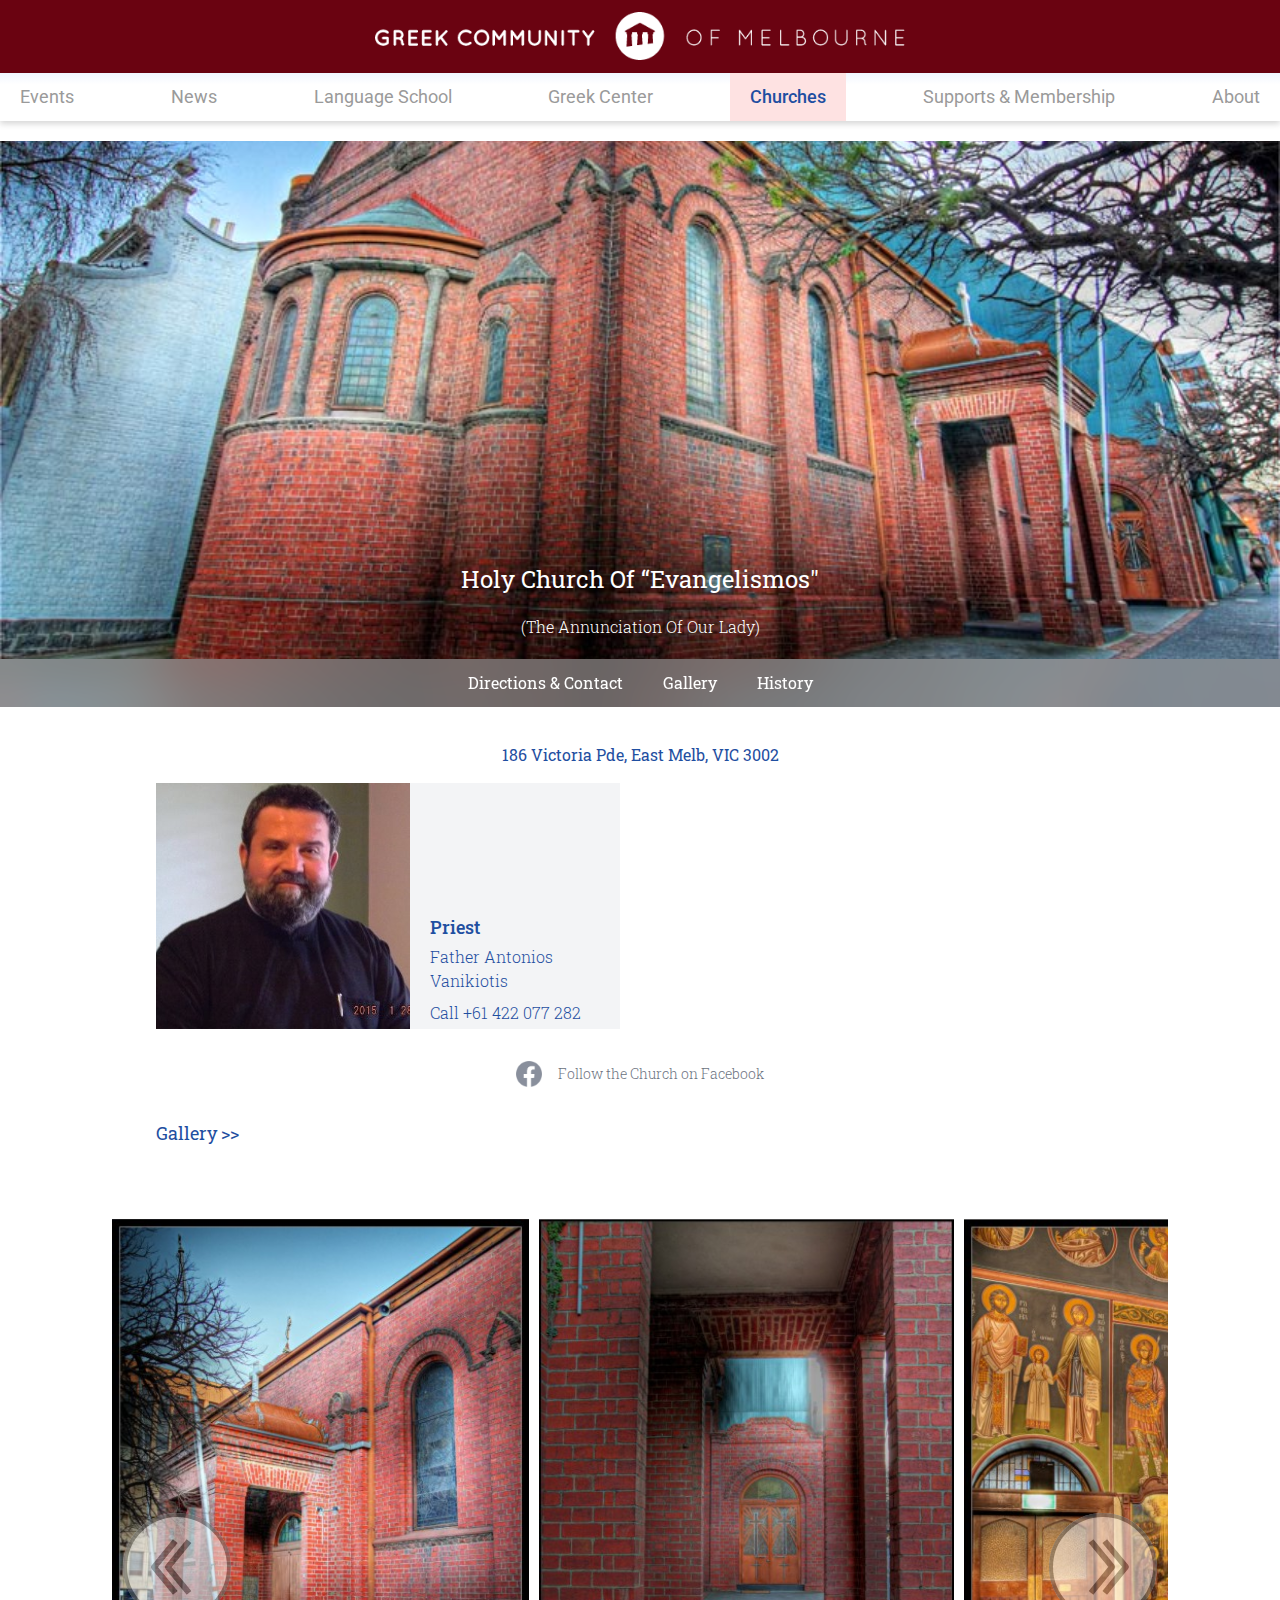
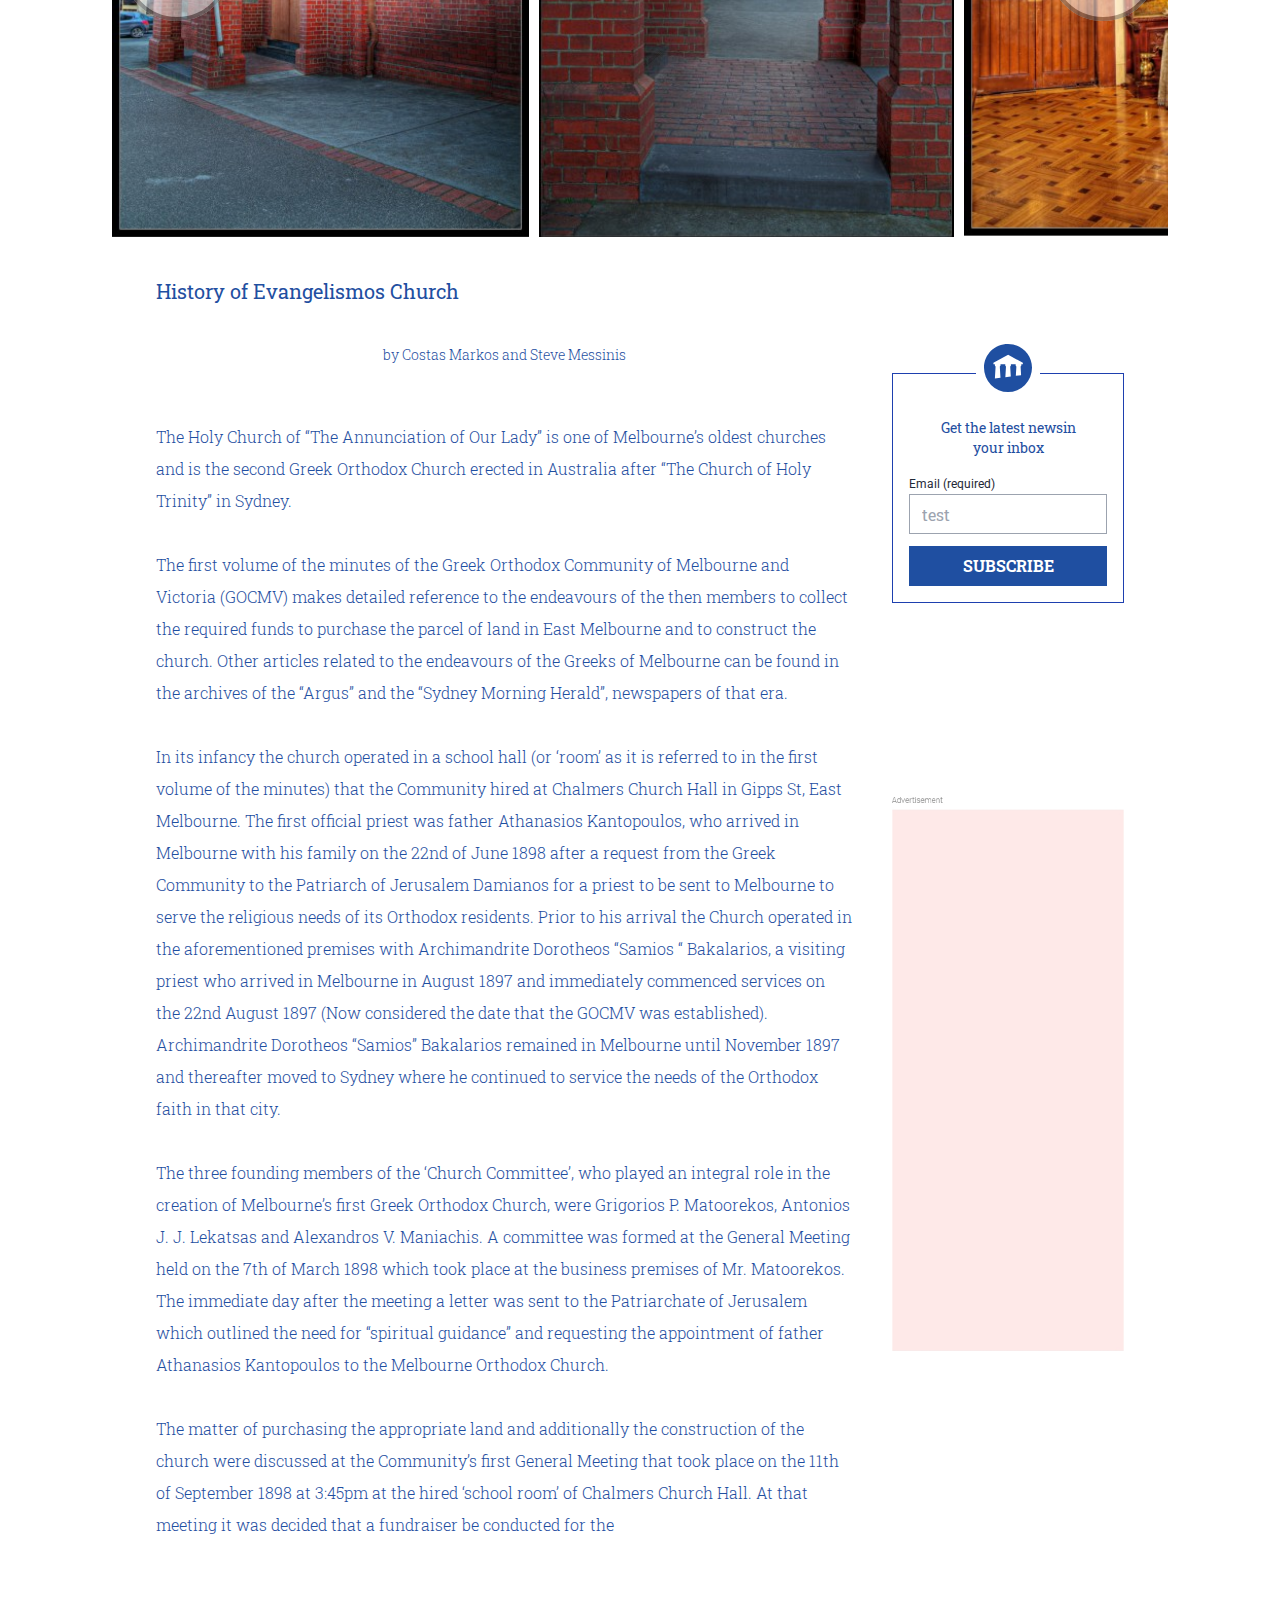
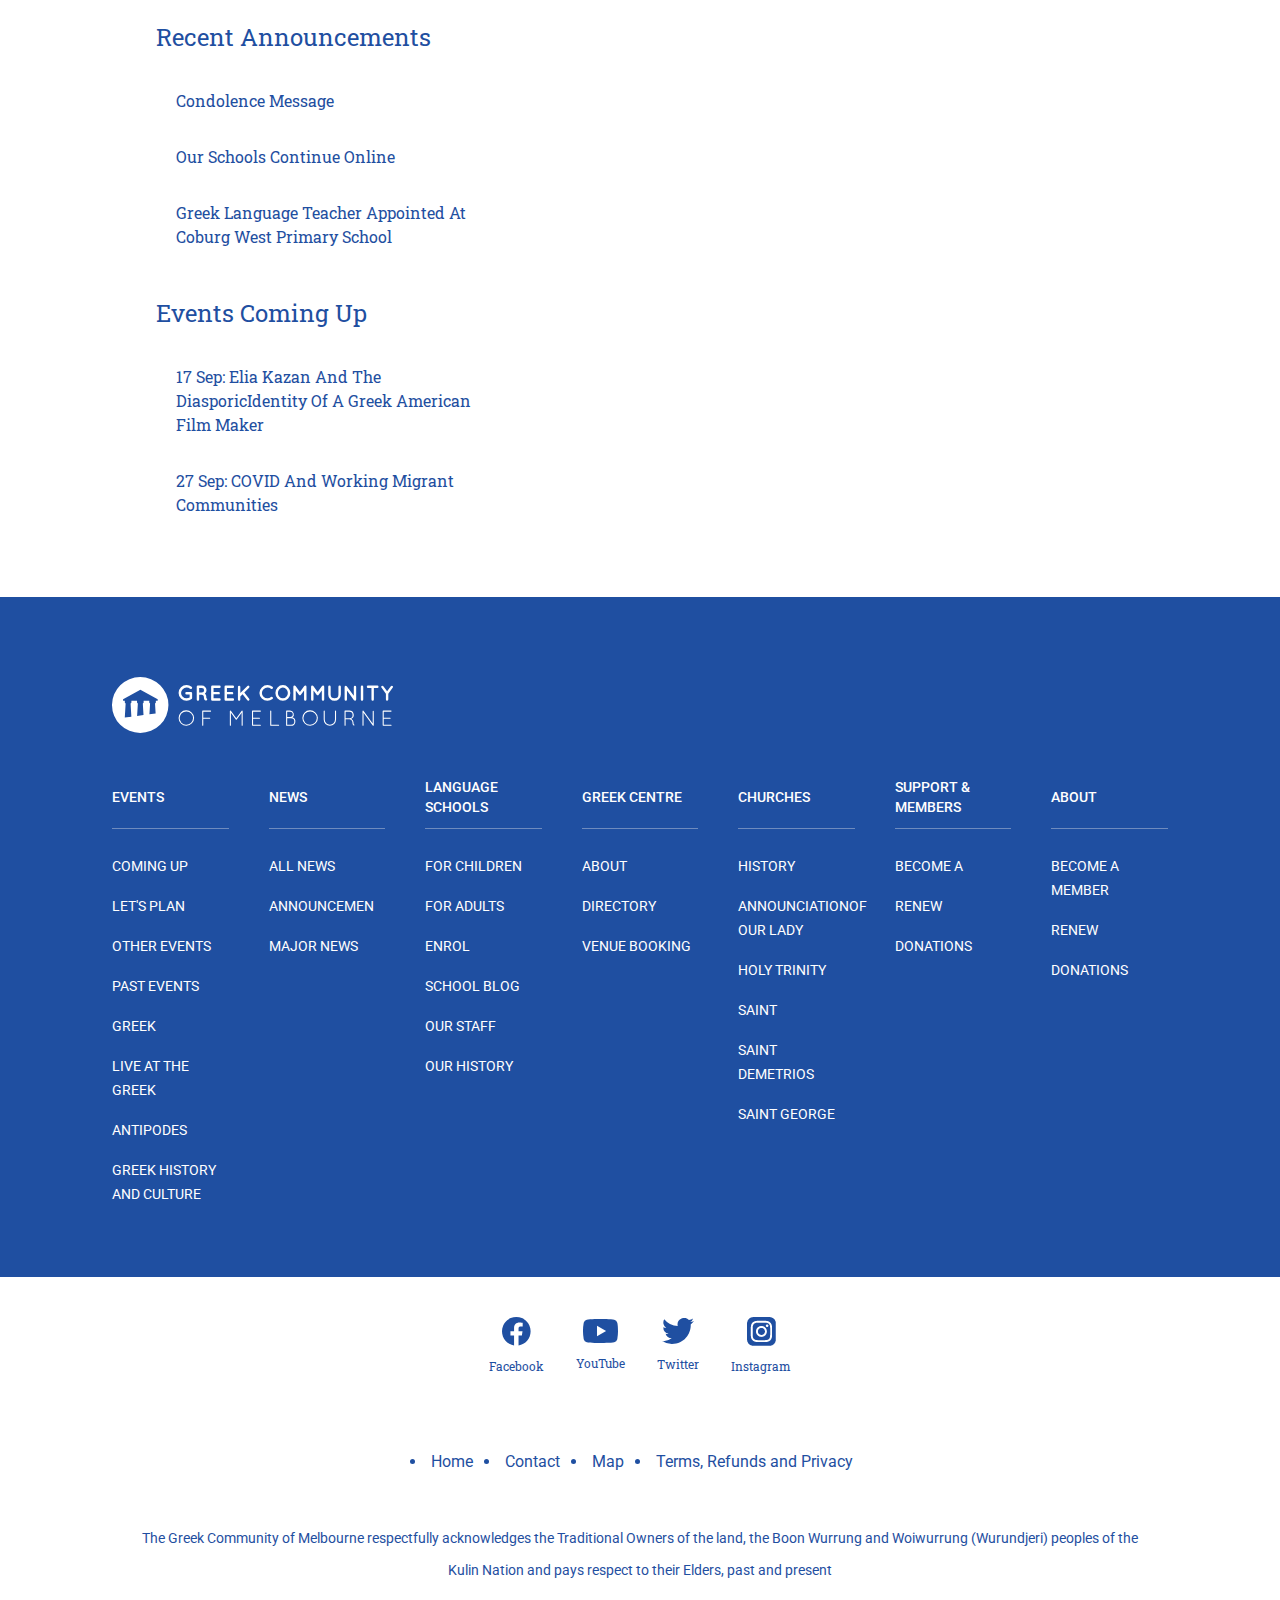
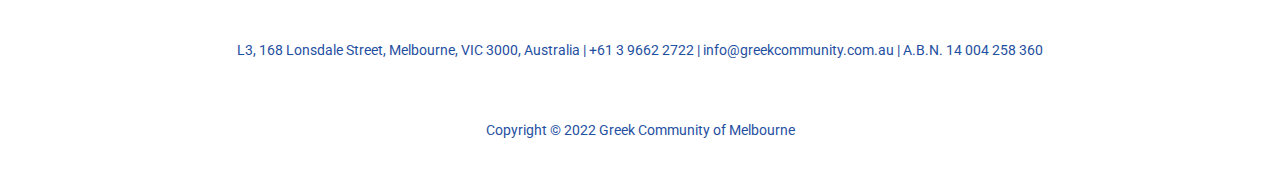
<file: churches_detail.html>
<!doctype html>
<html>
<head>
  <!-- ... -->
  <meta charset="UTF-8" />
  <meta name="viewport" content="width=device-width, initial-scale=1.0" />
  <link href="./tailwind.css" rel="stylesheet">
  <link href="./css/lightslider.css" rel="stylesheet">
  <link href="./css/style.css" rel="stylesheet">
  <script src="https://ajax.googleapis.com/ajax/libs/jquery/3.5.1/jquery.min.js"></script>
  <script src="./js/lightslider.js"></script>
  <script>
	$(document).ready(function(){
		var btn = $('#goTop');
		btn.on('click', function(e) {
		  e.preventDefault();
		  $('html, body').animate({scrollTop:0}, '500');
		});

	});
   </script>
</head>
<body>
   
<div class="wrapper bg-white">
	<div class="header bg-gc-red w-full text-center p-4 relative z-50">
		<div class="container mx-auto">
			<div id="menuToggle" class=" absolute mt-2">
                <img src="./images/Group_326W.svg">
            </div>
            <div class="w-8/12 lg:w-1/2 mx-auto">
				<img src="./images/logo.png" class="hidden md:inline-block lg-logo">
				<img src="./images/logoFooter.svg" class="inline-block md:hidden mb-logo">
			</div>
		</div>
	</div>
	<div class="nav w-full relative z-50">
		<div class="lg:container mx-auto">
			<div class="w-full">
				<nav role="navigation" id="menu"> 
					<div class="toggleArrow" id="menuToggle2"><img src="./images/toggleArrow.png"></div>
					<ul  class="w-full list-none flex-wrap flex lg:justify-between gap-2 text-center">
						<li class="py-2 hover:bg-red-100"><a href="./event.html" class="font-secondary xs:text-white">Events</a></li>
						<li class="py-2 hover:bg-red-100"><a href="./index.html" class="font-secondary xs:text-white">News</a></li>
						<li class="py-2 hover:bg-red-100"><a href="./language_schools .html" class="font-secondary xs:text-white">Language School</a></li>
						<li class="py-2 hover:bg-red-100"><a href="./greekcenter.html" class="font-secondary xs:text-white">Greek Center</a></li>
						<li class="py-2 lg:bg-red-100"><a href="./churches.html" class="lg:font-medium primary-text font-secondary">Churches</a></li>
						<li class="py-2 hover:bg-red-100"><a href="./membership.html" class="font-secondary xs:text-white">Supports & Membership</a></li>
						<li class="py-2 hover:bg-red-100"><a href="./about.html" class="font-secondary xs:text-white">About</a></li>
					</ul>
				</nav>
			</div>
		</div>
	</div>

	<div class="w-full mt-5">
		<div class="w-full relative"> 
			<img src="./images/ch-banner1.svg" class="block">
			<div class="w-full absolute bottom-0 flex justify-center">
				<div class="w-full">
					<h2 class="text-2xl text-center text-white">Holy Church Of “Evangelismos"</h2>
					<p class="text-base font-light text-center text-white mt-5">(The Annunciation Of Our Lady)</p>
					<div class="gc-bg-gray80 py-3 w-full flex justify-center mt-5">
						<ul class="list-none flex gap-10">
							<li><a href="#info" class="text-white">Directions & Contact</a></li>
							<li><a href="#galleryslider" class="text-white">Gallery</a></li>
							<li><a href="#history" class="text-white">History</a></li>
						</ul>
					</div>
				</div>
			</div>
		</div>
	</div>
	<div class="container mx-auto px-4">

		<div class="text-base primary-text text-center py-4 mt-5">186 Victoria Pde, East Melb, VIC 3002</div>

		<div class="w-full xl:w-11/12 mx-auto" id="info">
			<div class="flex flex-wrap lg:flex-nowrap relative gap-10">
				<div class="w-full lg:w-1/2 flex items-end bg-gray-100 order-2 lg:order-1">
					<div class="">
						<img src="./images/Rectangle 457.svg">
					</div>
					<div class=" pl-5">
						<h3 class="primary-text text-lg font-medium">Priest</h3>
						<p class="primary-text text-base font-light py-1">Father Antonios Vanikiotis</p>
						<p class="primary-text text-base font-light py-1">Call +61 422 077 282</p>
					</div>
				</div>
				<div class="w-full lg:w-1/2 order-1 lg:order-2">
					<iframe src="https://www.google.com/maps/embed?pb=!1m18!1m12!1m3!1d788.0519006049948!2d144.97787013324216!3d-37.80860603835474!2m3!1f0!2f0!3f0!3m2!1i1024!2i768!4f13.1!3m3!1m2!1s0x6ad642c350ef4917%3A0xe8f46a24315e4b8!2sEvangelismos!5e0!3m2!1sen!2s!4v1638118661589!5m2!1sen!2s" width="100%" height="100%" style="border:0;" allowfullscreen="" loading="lazy"></iframe>
				</div>
			</div>
			<div class="w-full text-center flex justify-center mt-8">
				<a href="" class="text-sm font-light text-gray-500 flex justify-center items-center">
					<img src="./images/f_logo_RGB-Grey_512.svg" class="mr-4"> Follow the Church on Facebook
				</a>
			</div>
			<h2 class="primary-text text-lg py-8">Gallery >></h2>
		</div>

		<div class="galleryslider mt-10" id="galleryslider">
			<ul id="gallery" class="cs-hidden">
			  <li class=""><img src="./images/Group 331.svg"></li>
			  <li class=""><img src="./images/Image 71.svg"></li>
			  <li class=""><img src="./images/Image 69.svg"></li>
			  <li class=""><img src="./images/Image 70.svg"></li>
			  <li class=""><img src="./images/Image 73.svg"></li>
			</ul>
		</div>
		
		 

		<div class="lg:w-11/12 mx-auto mt-10 flex gap-10" id="history">
			<div class="w-full lg:w-9/12">
				<h2 class="text-xl primary-text">History of Evangelismos Church</h2>
				<p class="text-sm font-light primary-text text-center my-10">by Costas Markos and Steve Messinis</p> 
				  

				<p class="primary-text text-base py-4 font-light leading-8">The Holy Church of “The Annunciation of Our Lady” is one of Melbourne’s oldest churches and is the second Greek Orthodox Church erected in Australia after “The Church of Holy Trinity” in Sydney.</p>

				<p class="primary-text text-base py-4 font-light leading-8">The first volume of the minutes of the Greek Orthodox Community of Melbourne and Victoria (GOCMV) makes detailed reference to the endeavours of the then members to collect the required funds to purchase the parcel of land in East Melbourne and to construct the church. Other articles related to the endeavours of the Greeks of Melbourne can be found in the archives of the “Argus” and the “Sydney Morning Herald”, newspapers of that era.</p>
				<p class="primary-text text-base py-4 font-light leading-8">In its infancy the church operated in a school hall (or ‘room’ as it is referred to in the first volume of the minutes) that the Community hired at Chalmers Church Hall in Gipps St, East Melbourne. The first official priest was father Athanasios Kantopoulos, who arrived in Melbourne with his family on the 22nd of June 1898 after a request from the Greek Community to the Patriarch of Jerusalem Damianos for a priest to be sent to Melbourne to serve the religious needs of its Orthodox residents. Prior to his arrival the Church operated in the aforementioned premises with Archimandrite Dorotheos “Samios “ Bakalarios, a visiting priest who arrived in Melbourne in August 1897 and immediately commenced services on the 22nd August 1897 (Now considered the date that the GOCMV was established). Archimandrite Dorotheos “Samios” Bakalarios remained in Melbourne until November 1897 and thereafter moved to Sydney where he continued to service the needs of the Orthodox faith in that city.</p>
				<p class="primary-text text-base py-4 font-light leading-8">The three founding members of the ‘Church Committee’, who played an integral role in the creation of Melbourne’s first Greek Orthodox Church, were Grigorios P. Matoorekos, Antonios J. J. Lekatsas and Alexandros V. Maniachis. A committee was formed at the General Meeting held on the 7th of March 1898 which took place at the business premises of Mr. Matoorekos. The immediate day after the meeting a letter was sent to the Patriarchate of Jerusalem which outlined the need for “spiritual guidance” and requesting the appointment of father Athanasios Kantopoulos to the Melbourne Orthodox Church.</p>
				<p class="primary-text text-base py-4 font-light leading-8">The matter of purchasing the appropriate land and additionally the construction of the church were discussed at the Community’s first General Meeting that took place on the 11th of September 1898 at 3:45pm at the hired ‘school room’ of Chalmers Church Hall. At that meeting it was decided that a fundraiser be conducted for the
</p>
				 

				<div class="mt-16 md:w-6/12">
					<h3 class="primary-text text-2xl">Recent Announcements</h3>
					<ul class="list-none mt-5 pl-5">
						<li class="py-4"><a href="" class="primary-text text-base ">Condolence Message</a></li>
						<li class="py-4"><a href="" class="primary-text text-base ">Our Schools Continue Online</a></li>
						<li class="py-4"><a href="" class="primary-text text-base">Greek Language Teacher Appointed At Coburg West Primary School</a></li>
					</ul>
				</div>

				<div class="mt-8 md:w-6/12">
					<h3 class="primary-text text-2xl">Events Coming Up</h3>
					<ul class="list-none mt-5 pl-5">
						<li class="py-4"><a href="" class="primary-text text-base ">17 Sep: Elia Kazan And The DiasporicIdentity Of A Greek American Film Maker</a></li>
						<li class="py-4"><a href="" class="primary-text text-base ">27 Sep: COVID And Working Migrant Communities</a></li>
						 
					</ul>
				</div>

			</div>
			<div class="w-3/12 hidden lg:block">
				 
				<div class="border border-blue-800 p-4 relative pt-8 mt-24 w-full">
					<div class="absolute mx-auto w-16 px-2 h-14 inset-x-0 bg-white suc-icon">
						<img src="./images/Path_237.svg">
					</div>
					<div class=" py-3 text-sm primary-text text-center">
						Get the latest newsin<br/>your inbox
					</div>
					<div class="w-full">
						<label class="text-xs text-gray-800 font-secondary" >Email (required)</label>
						<input type="text" name="" class="w-full border border-gray-400 p-3 h-10" placeholder="test">
						<input type="submit" name="" class="h-10 primary-bg text-white text-center font-bold w-full mt-3" value="SUBSCRIBE">
					</div>
				</div>
				<div class="mt-48">
					<img src="./images/ads.png">
				</div> 
			</div>
			</div>

	</div>
<div class="md:hidden flex items-center p-4 justify-end mt-8" id="goTop">
			<span class="text-gc-red  text-base mr-4">Back to Top</span><img src="./images/Polygon_2.svg">
		</div>
	 
	 <div class="footer primary-bg mt-8 lg:mt-16 pt-12 pb-16">
		<div class="container mx-auto px-4">
			<div class="w-full py-8">
				<a href="">
					<img src="./images/logoFooter.svg" class="hidden md:inline-block">
					<img src="./images/logo.png" class="inline-block md:hidden">
				</a>
			</div>
			<div class="md:grid md:grid-cols-7 gap-5 lg:gap-10">
				<div class="">
					<h3 class="text-white text-sm font-medium py-2 mb-4 font-secondary border-opacity-40 border-b md:h-16 flex items-center">EVENTS</h3>
					<ul class="list-none hidden md:block">
						<li class="py-2"><a href="" class="text-xs lg:text-sm text-white font-secondary">COMING UP</a></li>
						<li class="py-2"><a href="" class="text-xs lg:text-sm text-white font-secondary">LET'S PLAN</a></li>
						<li class="py-2"><a href="" class="text-xs lg:text-sm text-white font-secondary">OTHER EVENTS</a></li>
						<li class="py-2"><a href="" class="text-xs lg:text-sm text-white font-secondary">PAST EVENTS</a></li>
						<li class="py-2"><a href="" class="text-xs lg:text-sm text-white font-secondary">GREEK</a></li>
						<li class="py-2"><a href="" class="text-xs lg:text-sm text-white font-secondary">LIVE AT THE GREEK</a></li>
						<li class="py-2"><a href="" class="text-xs lg:text-sm text-white font-secondary">ANTIPODES</a></li>
						<li class="py-2"><a href="" class="text-xs lg:text-sm text-white font-secondary">GREEK HISTORY AND CULTURE</a></li>
					</ul>
				</div>

				<div class="">
					<h3  class="text-white text-sm font-medium py-2 mb-4 font-secondary border-opacity-40 border-b md:h-16 flex items-center">NEWS</h3>
					<ul class="list-none hidden md:block">
						<li class="py-2"><a href="" class="text-xs lg:text-sm text-white font-secondary">ALL NEWS</a></li>
						<li class="py-2"><a href="" class="text-xs lg:text-sm text-white font-secondary">ANNOUNCEMEN</a></li>
						<li class="py-2"><a href="" class="text-xs lg:text-sm text-white font-secondary">MAJOR NEWS</a></li>
					</ul>
				</div>

				<div class="">
					<h3  class="text-white text-sm font-medium py-2 mb-4 font-secondary border-opacity-40 border-b md:h-16 flex items-center">LANGUAGE SCHOOLS</h3>
					<ul class="list-none hidden md:block">
						<li class="py-2"><a href="" class="text-xs lg:text-sm text-white font-secondary">FOR CHILDREN</a></li>
						<li class="py-2"><a href="" class="text-xs lg:text-sm text-white font-secondary">FOR ADULTS</a></li>
						<li class="py-2"><a href="" class="text-xs lg:text-sm text-white font-secondary">ENROL</a></li>
						<li class="py-2"><a href="" class="text-xs lg:text-sm text-white font-secondary">SCHOOL BLOG</a></li>
						<li class="py-2"><a href="" class="text-xs lg:text-sm text-white font-secondary">OUR STAFF</a></li>
						<li class="py-2"><a href="" class="text-xs lg:text-sm text-white font-secondary">OUR HISTORY</a></li>
					</ul>
				</div>

				<div class="">
					<h3  class="text-white text-sm font-medium py-2 mb-4 font-secondary border-opacity-40 border-b md:h-16 flex items-center">GREEK CENTRE</h3>
					<ul class="list-none hidden md:block">
						<li class="py-2"><a href="" class="text-xs lg:text-sm text-white font-secondary">ABOUT</a></li>
						<li class="py-2"><a href="" class="text-xs lg:text-sm text-white font-secondary">DIRECTORY</a></li>
						<li class="py-2"><a href="" class="text-xs lg:text-sm text-white font-secondary">VENUE BOOKING</a></li>
					</ul>
				</div>

				<div>
					<h3 class="text-white text-sm font-medium py-2 mb-4 font-secondary border-opacity-40 border-b md:h-16 flex items-center">CHURCHES</h3>
					<ul class="list-none hidden md:block">
						<li class="py-2"><a href="" class="text-xs lg:text-sm text-white font-secondary">HISTORY</a></li>
						<li class="py-2"><a href="" class="text-xs lg:text-sm text-white font-secondary">ANNOUNCIATIONOF OUR LADY</a></li>
						<li class="py-2"><a href="" class="text-xs lg:text-sm text-white font-secondary">HOLY TRINITY</a></li>
						<li class="py-2"><a href="" class="text-xs lg:text-sm text-white font-secondary">SAINT</a></li>
						<li class="py-2"><a href="" class="text-xs lg:text-sm text-white font-secondary">SAINT DEMETRIOS</a></li>
						<li class="py-2"><a href="" class="text-xs lg:text-sm text-white font-secondary">SAINT GEORGE</a></li>
					</ul>
				</div>

				<div >
					<h3 class="text-white text-sm font-medium py-2 mb-4 font-secondary border-opacity-40 border-b md:h-16 flex items-center">SUPPORT & MEMBERS</h3>
					<ul class="list-none hidden md:block">
						<li class="py-2"><a href="" class="text-xs lg:text-sm text-white font-secondary">BECOME A</a></li>
						<li class="py-2"><a href="" class="text-xs lg:text-sm text-white font-secondary">RENEW</a></li>
						<li class="py-2"><a href="" class="text-xs lg:text-sm text-white font-secondary">DONATIONS</a></li>
					</ul>
				</div>

				<div >
					<h3 class="text-white text-sm font-medium py-2 mb-4 font-secondary border-opacity-40 border-b md:h-16 flex items-center">ABOUT</h3>
					<ul class="list-none hidden md:block">
						<li class="py-2"><a href="" class="text-xs lg:text-sm text-white font-secondary">BECOME A MEMBER</a></li>
						<li class="py-2"><a href="" class="text-xs lg:text-sm text-white font-secondary">RENEW</a></li>
						<li class="py-2"><a href="" class="text-xs lg:text-sm text-white font-secondary">DONATIONS</a></li>
					</ul>
				</div>
			</div>
		</div>
	</div>
	<div class="container px-4 mx-auto md:px-8">
		<div class="mx-auto flex justify-center mt-10">
			<div class="text-center px-4">
				<a href="" class="bolck">
					<img src="./images/fb.svg" class="inline-block">
					<p class="primary-text text-xs py-3">Facebook</p>
				</a>
			</div>

			<div class="text-center px-4">
				<a href="" class="bolck">
					<img src="./images/youtube.svg" class="inline-block">
					<p class="primary-text text-xs py-3">YouTube</p>
				</a>
			</div>

			<div class="text-center px-4">
				<a href="" class="bolck">
					<img src="./images/Twitter.svg" class="inline-block">
					<p class="primary-text text-xs py-3">Twitter</p>
				</a>
			</div>

			<div class="text-center px-4">
				<a href="" class="bolck">
					<img src="./images/insta.png" class="inline-block">
					<p class="primary-text text-xs py-3">Instagram</p>
				</a>
			</div>
		</div>

		<div class="lg:w-5/12 mx-auto mt-16">
			<ul class="flex justify-between md:list-disc primary-text">
				<li class="font-secondary text-sm md:text-base primary-text pl-1">Home</li>
				<li class="font-secondary text-sm md:text-base primary-text pl-1">Contact</li>
				<li class="font-secondary text-sm md:text-base primary-text pl-1">Map</li>
				<li class="font-secondary text-sm md:text-base primary-text pl-1">Terms, Refunds and Privacy</li>
			</ul>
		</div>

		<div class="mt-12 text-center">
			<p class="font-secondary text-sm primary-text leading-8">The Greek Community of Melbourne respectfully acknowledges the Traditional Owners of the land, the Boon Wurrung and Woiwurrung (Wurundjeri) peoples of the Kulin Nation and pays respect to their Elders, past and present</p>
		</div>

		<div class="mt-12 text-center">
			<p class="font-secondary text-sm primary-text leading-8">L3, 168 Lonsdale Street, Melbourne, VIC 3000, Australia | +61 3 9662 2722  |  info@greekcommunity.com.au | A.B.N. 14 004 258 360</p>
		</div>

		<div class="my-12 text-center">
			<p class="font-secondary text-sm primary-text leading-8">Copyright © 2022 Greek Community of Melbourne</p>
		</div>

	</div>
</div>
<script>
	$(document).ready(function(){
	  $("#menuToggle").click(function(){
	    $("#menu").toggleClass("show");
	  });
	  $("#menuToggle2").click(function(){
	    $("#menu").toggleClass("show");
	  });


    $('#gallery').lightSlider({
        autoWidth:true,
        loop:false,
        slideMove:2,
        easing: 'cubic-bezier(0.25, 0, 0.25, 1)',
        speed:600,
        onSliderLoad: function() {
            $('#autoWidth').removeClass('cS-hidden');
        },
        responsive : [
            {
                breakpoint:800,
                settings: {
                    item:2,
                    slideMove:1,
                    slideMargin:6,
                  }
            },
            {
                breakpoint:480,
                settings: {
                    item:1,
                    slideMove:1
                  }
            }
        ]
    });  
  });
</script>
</body>
</html>
</file>
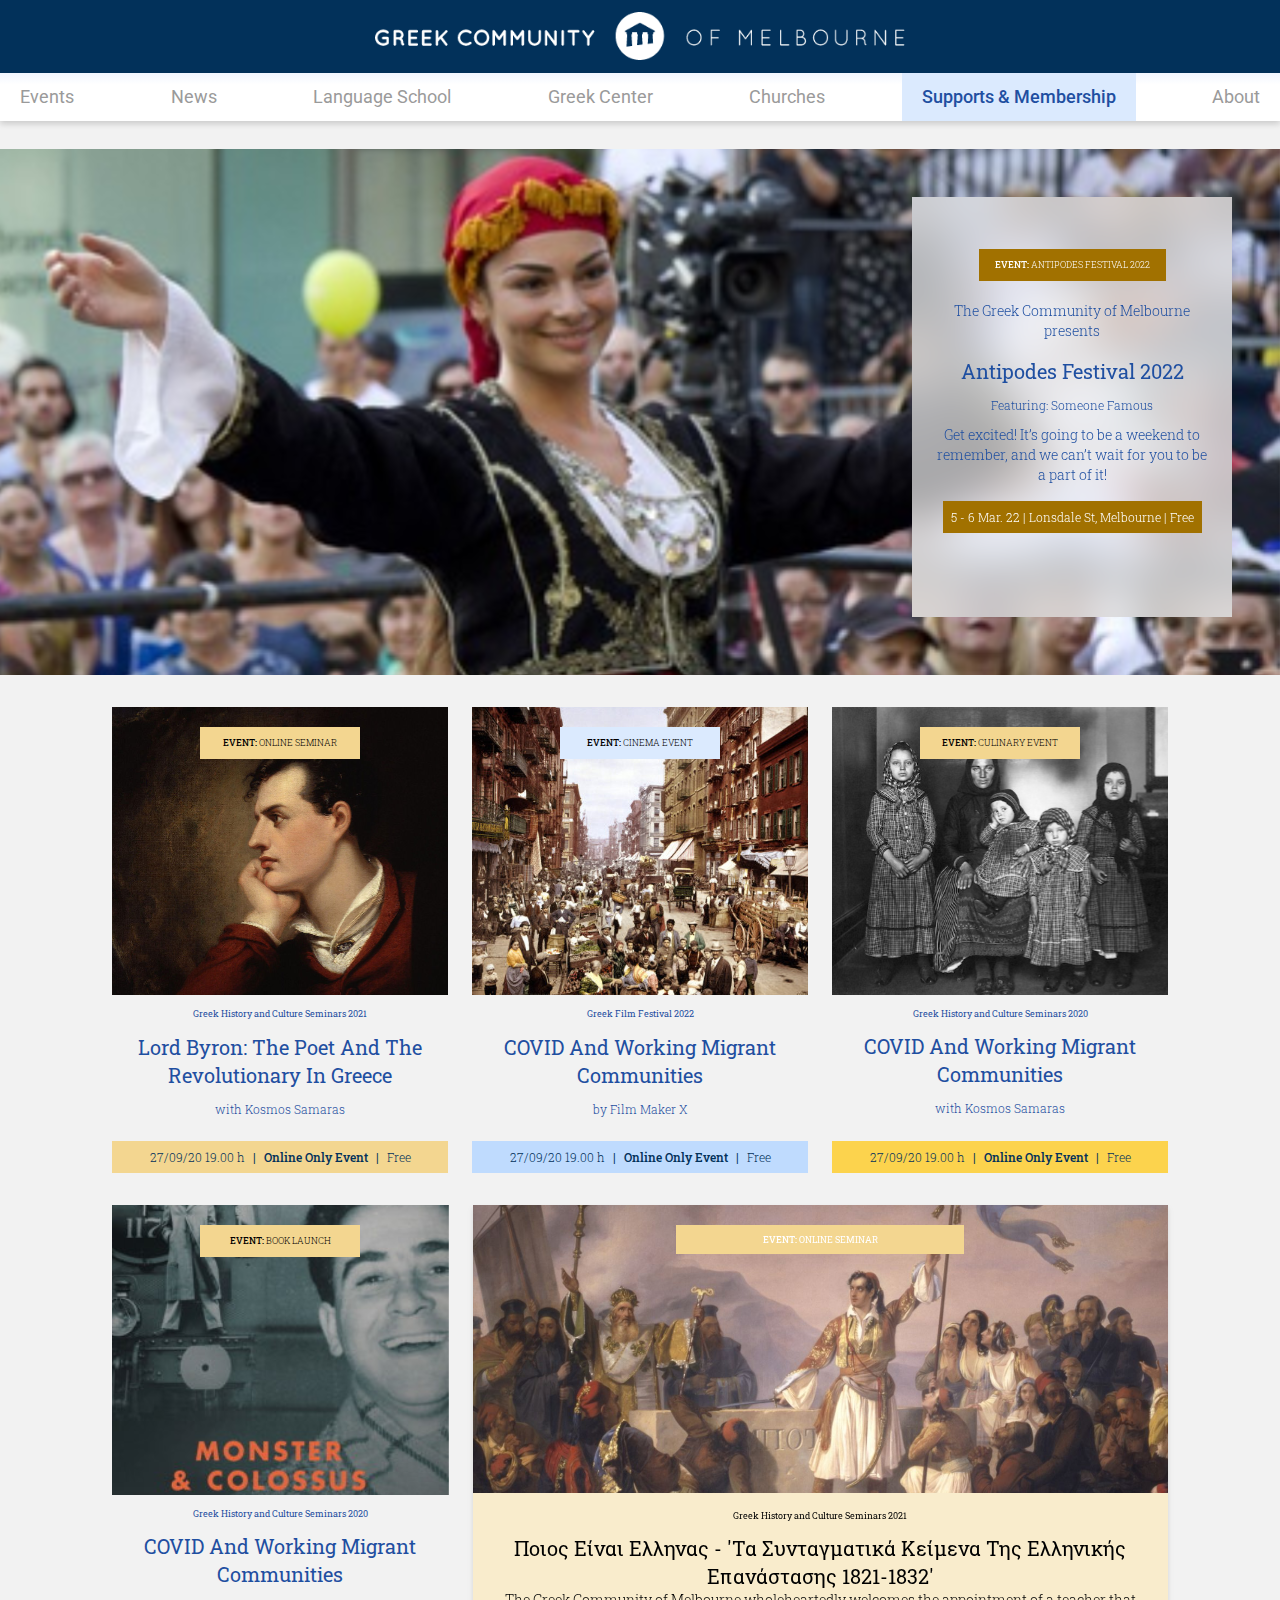
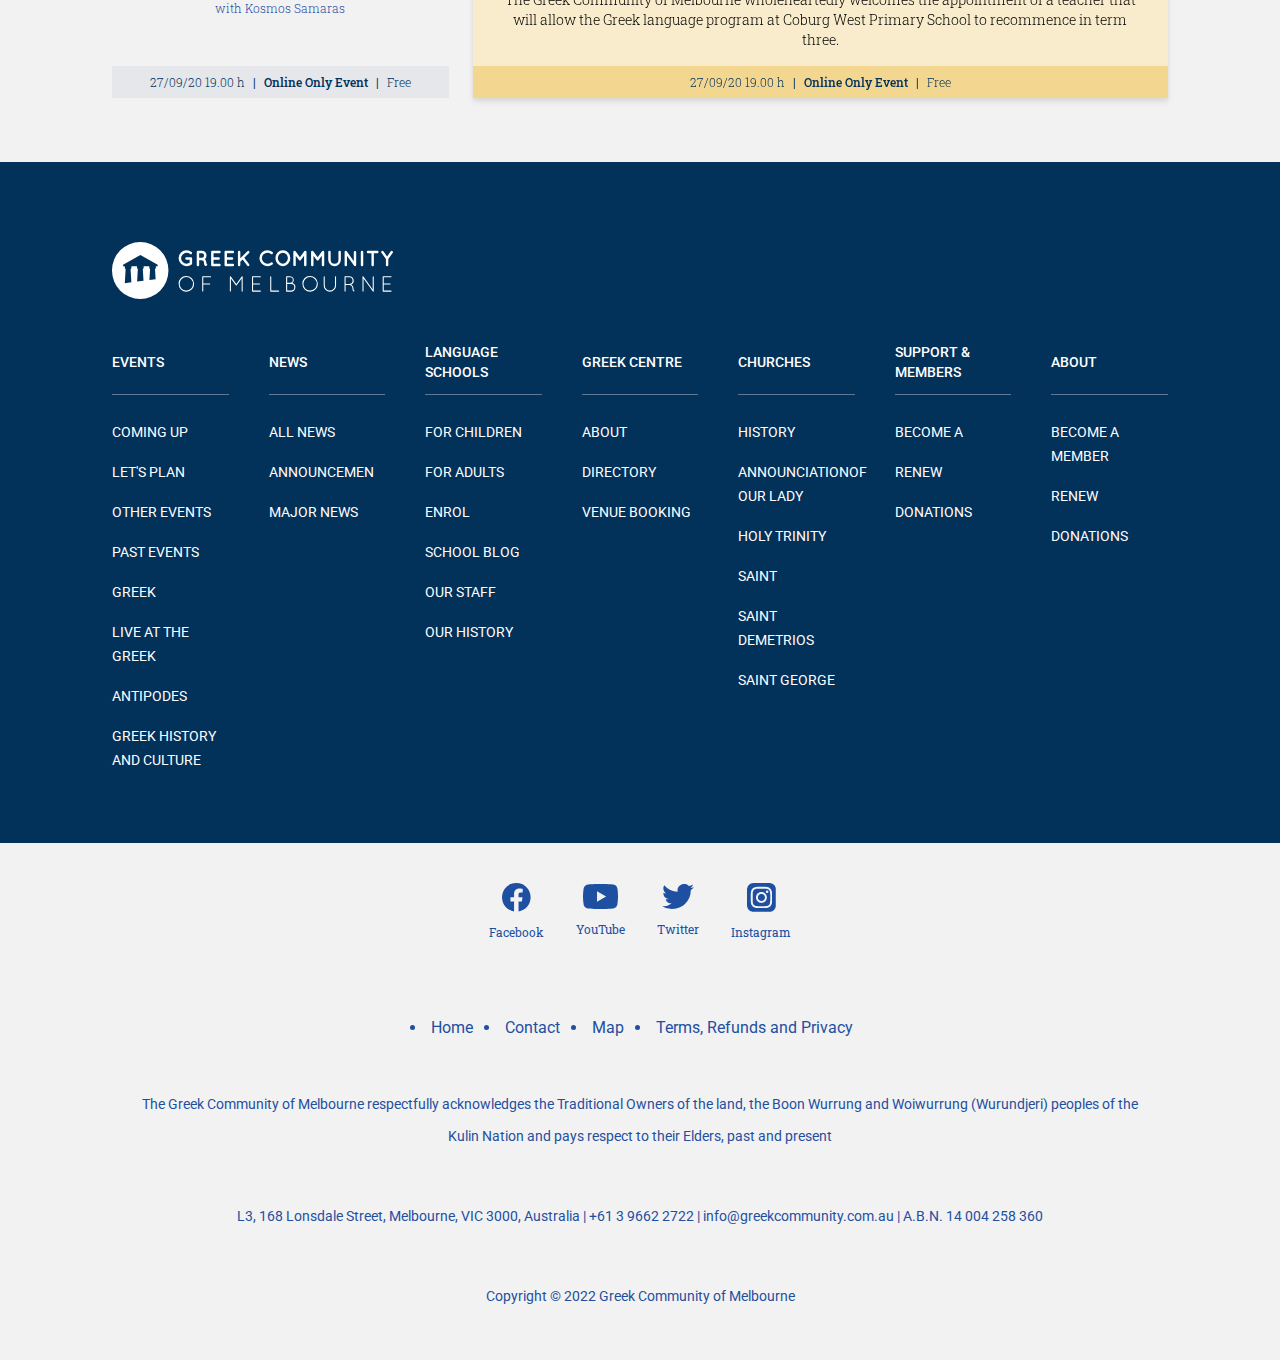
<file: events.html>
<!doctype html>
<html>
<head>
  <!-- ... -->
  <meta charset="UTF-8" />
  <meta name="viewport" content="width=device-width, initial-scale=1.0" />
  <link href="./tailwind.css" rel="stylesheet">
  <link href="./css/style.css" rel="stylesheet">
  <script src="https://ajax.googleapis.com/ajax/libs/jquery/3.5.1/jquery.min.js"></script>
  <script>
	$(document).ready(function(){
	  $("#menuToggle").click(function(){
	    $("#menu").toggleClass("show");
	  });
	  $("#menuToggle2").click(function(){
	    $("#menu").toggleClass("show");
	  });
	  
		var btn = $('#goTop');
		btn.on('click', function(e) {
		  e.preventDefault();
		  $('html, body').animate({scrollTop:0}, '500');
		});

	});
   </script>
</head>
<body>
 
<div class="wrapper bg-gray-100">
	<div class="header bg-gc-blue w-full text-center p-4 relative">
		<div class="container mx-auto">
			<div id="menuToggle" class=" absolute mt-2">
                <img src="./images/menu_button.svg">
            </div>
            <div class="w-8/12 lg:w-1/2 mx-auto">
				<img src="./images/logo.png" class="hidden md:inline-block lg-logo">
				<img src="./images/logoFooter.svg" class="inline-block md:hidden mb-logo">
			</div>
		</div>
	</div>
	<div class="nav w-full relative z-50">
		<div class="lg:container mx-auto">
			<div class="w-full">
				<nav role="navigation" id="menu"> 
					<div class="toggleArrow" id="menuToggle2"><img src="./images/toggleArrow.png"></div>
					<ul  class="w-full list-none flex-wrap flex lg:justify-between gap-2 text-center">
						<li class="py-2 hover:bg-blue-100"><a href="./event.html" class="font-secondary xs:text-white">Events</a></li>
						<li class="py-2 hover:bg-blue-100"><a href="./index.html" class="font-secondary xs:text-white">News</a></li>
						<li class="py-2 hover:bg-blue-100"><a href="./language_schools .html" class="font-secondary xs:text-white">Language School</a></li>
						<li class="py-2 hover:bg-blue-100"><a href="./greekcenter.html" class="font-secondary xs:text-white">Greek Center</a></li>
						<li class="py-2 hover:bg-blue-100"><a href="./churches.html" class="font-secondary xs:text-white">Churches</a></li>
						<li class="py-2 lg:bg-blue-100"><a href="./membership.html" class="lg:font-medium primary-text font-secondary">Supports & Membership</a></li>
						<li class="py-2 hover:bg-blue-100"><a href="./about.html" class="font-secondary xs:text-white">About</a></li>
					</ul>
				</nav>
			</div>
		</div>
	</div>

	<div class="container px-4 mx-auto mt-7 events-banner-cont">
		<div class="flex relative w-full flex-wrap">
			<img src="./images/Mask_Group_25.svg" class="block w-full">
			<div class="text-center w-full lg:w-5/12 xl:w-3/12 p-6 xl:py-8 xl:px-6 gc-bg-white80 static lg:absolute top-12 right-12 h-4/5">
					<div class="inline-block gc-bg-gold py-1 px-2 text-xxs mt-5 font-light mx-auto px-4 h-8 leading-6 text-center text-white"><span class="font-medium">EVENT:</span> ANTIPODES FESTIVAL 2022</div>
					<p class="text-sm primary-text font-light mt-5">The Greek Community of Melbourne presents</p>
		 			<h3 class="mt-4 text-xl primary-text">Antipodes Festival 2022</h3>
		 			<p class="text-xs primary-text font-light py-3">Featuring: Someone Famous</p>
		 			<p class="text-sm primary-text font-light">Get excited! It’s going to be a weekend to remember, and we can’t wait for you to be a part of it! </p>
		 			<div class="mt-4 inline-block gc-bg-gold text-xs text-white py-2 px-2 font-light">5 - 6 Mar. 22 | Lonsdale St, Melbourne | Free</div>
			</div>
		</div>
	</div>
	<div class="container mx-auto px-4">
		 
		 
		   
		 <div class="flex gap-6 mt-8 flex-wrap lg:flex-nowrap">

		 	<div class="EventBoxUpper pb-8 relative w-full lg:w-4/12 xl:w-1/4 filter drop-shadow-mdbg-gc-yellow" >
		 		<div class="relative w-full postImgCase">
		 			<img src="./images/Group_329e1.svg" class="w-full">
		 			<div class="absolute inline-block bg-gc-yellow2 py-1 px-2 text-xxs mt-5 font-light absolute inset-0 mx-auto w-40 h-8 leading-6 text-center"><span class="font-medium">EVENT:</span> ONLINE SEMINAR</div>
		 		</div>
		 		<div class="w-11/12 mx-auto text-center relative z-50 p-3">
		 			<div class="text-xxs primary-text mb-3">Greek History and Culture Seminars 2021</div>
		 			<h3 class="text-xl primary-text">Lord Byron: The Poet And The Revolutionary In Greece</h3>
		 			<p class="text-xs primary-text font-light py-3">with Kosmos Samaras</p>
		 			
		 		</div>
		 		<div class="bg-gc-yellow2 flex justify-center py-2 text-center absolute w-full bottom-0">
				 	<span class="text-xs font-light px-2 text-gc-blue">27/09/20 19.00 h</span>
				 	<span class="text-xs text-gc-blue">|</span>
				 	<span class="text-xs font-medium px-2 text-gc-blue">Online Only Event</span>
				 	<span class="text-xs text-gc-blue">|</span>
				 	<span class="text-xs font-light px-2 text-gc-blue">Free</span>
				 </div>
		 	</div>

		 	<div class="EventBoxUpper pb-8 relative w-full lg:w-4/12 xl:w-1/4 filter drop-shadow-mdbg-blue-100" >
		 		<div class="relative w-full postImgCase">
		 			<img src="./images/Mask Group_39e2.svg" class="w-full">
		 			<div class="absolute inline-block bg-blue-100 py-1 px-2 text-xxs mt-5 font-light absolute inset-0 mx-auto w-40 h-8 leading-6 text-center"><span class="font-medium">EVENT:</span> CINEMA EVENT</div>
		 		</div>
		 		<div class="w-11/12 mx-auto text-center relative z-50 p-3">
		 			<div class="text-xxs primary-text mb-3">Greek Film Festival 2022</div>
		 			<h3 class="text-xl primary-text">COVID And Working Migrant Communities</h3>
		 			<p class="text-xs primary-text font-light py-3">by Film Maker X</p>
		 			
		 		</div>
		 		<div class="bg-blue-200 flex justify-center py-2 text-center absolute w-full bottom-0">
				 	<span class="text-xs font-light px-2 text-gc-blue">27/09/20 19.00 h</span>
				 	<span class="text-xs text-gc-blue">|</span>
				 	<span class="text-xs font-medium px-2 text-gc-blue">Online Only Event</span>
				 	<span class="text-xs text-gc-blue">|</span>
				 	<span class="text-xs font-light px-2 text-gc-blue">Free</span>
				 </div>
		 	</div>

		 	<div class="EventBoxUpper pb-8 relative w-full lg:w-4/12 xl:w-1/4 filter drop-shadow-mdbg-yellow-200" >
		 		<div class="relative w-full postImgCase">
		 			<img src="./images/Mask Group_38e3.svg" class="w-full">
		 			<div class="absolute inline-block bg-gc-yellow2 py-1 px-2 text-xxs mt-5 font-light absolute inset-0 mx-auto w-40 h-8 leading-6 text-center"><span class="font-medium">EVENT:</span> CULINARY EVENT</div>
		 		</div>
		 		<div class="w-11/12 mx-auto text-center relative z-50 p-3">
		 			<div class="text-xxs primary-text mb-3">Greek History and Culture Seminars 2020</div>
		 			<h3 class="text-xl primary-text">COVID And Working Migrant Communities</h3>
		 			<p class="text-xs primary-text font-light py-3">with Kosmos Samaras</p>
		 			
		 		</div>
		 		<div class="bg-yellow-300 flex justify-center py-2 text-center absolute w-full bottom-0">
				 	<span class="text-xs font-light px-2 text-gc-blue">27/09/20 19.00 h</span>
				 	<span class="text-xs text-gc-blue">|</span>
				 	<span class="text-xs font-medium px-2 text-gc-blue">Online Only Event</span>
				 	<span class="text-xs text-gc-blue">|</span>
				 	<span class="text-xs font-light px-2 text-gc-blue">Free</span>
				 </div>
		 	</div>

		 	<div class="EventBoxUpper pb-8 relative w-full lg:w-4/12 xl:w-1/4 filter drop-shadow-mdbg-white hidden-1366" >
		 		<div class="relative w-full postImgCase">
		 			<img src="./images/Mask Group_37e4.svg" class="w-full">
		 			<div class="absolute inline-block bg-gc-yellow2 py-1 px-2 text-xxs mt-5 font-light absolute inset-0 mx-auto w-40 h-8 leading-6 text-center"><span class="font-medium">EVENT:</span> BOOK LAUNCH</div>
		 		</div>
		 		<div class="w-11/12 mx-auto text-center relative z-50 p-3">
		 			<div class="text-xxs primary-text mb-3">Greek History and Culture Seminars 2020</div>
		 			<h3 class="text-xl primary-text">COVID And Working Migrant Communities</h3>
		 			<p class="text-xs primary-text font-light py-3">with Kosmos Samaras</p>
		 			
		 		</div>
		 		<div class="bg-gray-200 flex justify-center py-2 text-center absolute w-full bottom-0">
				 	<span class="text-xs font-light px-2 text-gc-blue">27/09/20 19.00 h</span>
				 	<span class="text-xs text-gc-blue">|</span>
				 	<span class="text-xs font-medium px-2 text-gc-blue">Online Only Event</span>
				 	<span class="text-xs text-gc-blue">|</span>
				 	<span class="text-xs font-light px-2 text-gc-blue">Free</span>
				 </div>
		 	</div>

		 	
		 </div>


		 <div class="flex gap-6 mt-8 flex-wrap lg:flex-nowrap">
		 	<div class="EventBoxUpper pb-8 relative w-full lg:w-4/12 xl:w-1/4 filter drop-shadow-mdbg-white" >
		 		<div class="relative w-full postImgCase">
		 			<img src="./images/Mask Group_37e4.svg" class="w-full">
		 			<div class="absolute inline-block bg-gc-yellow2 py-1 px-2 text-xxs mt-5 font-light absolute inset-0 mx-auto w-40 h-8 leading-6 text-center"><span class="font-medium">EVENT:</span> BOOK LAUNCH</div>
		 		</div>
		 		<div class="w-11/12 mx-auto text-center relative z-50 p-3">
		 			<div class="text-xxs primary-text mb-3">Greek History and Culture Seminars 2020</div>
		 			<h3 class="text-xl primary-text">COVID And Working Migrant Communities</h3>
		 			<p class="text-xs primary-text font-light py-3">with Kosmos Samaras</p>
		 			
		 		</div>
		 		<div class="bg-gray-200 flex justify-center py-2 text-center absolute w-full bottom-0">
				 	<span class="text-xs font-light px-2 text-gc-blue">27/09/20 19.00 h</span>
				 	<span class="text-xs text-gc-blue">|</span>
				 	<span class="text-xs font-medium px-2 text-gc-blue">Online Only Event</span>
				 	<span class="text-xs text-gc-blue">|</span>
				 	<span class="text-xs font-light px-2 text-gc-blue">Free</span>
				 </div>
		 	</div> 
		 	

		 	<div class="EventBoxlower pb-8 relative w-full lg:w-8/12 xl:w-2/4 filter drop-shadow-md bg-gc-yellow">
		 		<div class="relative w-full postImgCase ">
		 			<img src="./images/im-318460e5.svg">
		 			<a href="" class="py-2 text-xxs bg-gc-yellow2 text-white text-center inline-block absolute inset-x-0 mt-10 md:mt-5 top-0 mx-auto w-72"><span class="font-medium">EVENT:</span> ONLINE SEMINAR</a>
		 		</div>
		 		<div class="mx-auto text-center relative px-8 py-4">
		 			<div class="text-xxs mb-3">Greek History and Culture Seminars 2021 </div>
		 			<h3 class="text-xl">Ποιος Είναι Ελληνας - 'Τα Συνταγματικά Κείμενα Της Ελληνικής Επανάστασης 1821-1832'</h3>
		 		  
		 			<p class="text-sm font-light">The Greek Community of Melbourne wholeheartedly welcomes the appointment of a teacher that will allow the Greek language program at Coburg West Primary School to recommence in term three.</p>
		 			 
		 		</div>
		 		<div class="bg-gc-yellow2 flex justify-center py-2 text-center absolute w-full bottom-0">
				 	<span class="text-xs font-light px-2 text-gc-blue">27/09/20 19.00 h</span>
				 	<span class="text-xs text-gc-blue">|</span>
				 	<span class="text-xs font-medium px-2 text-gc-blue">Online Only Event</span>
				 	<span class="text-xs text-gc-blue">|</span>
				 	<span class="text-xs font-light px-2 text-gc-blue">Free</span>
				 </div>
		 	</div>

		 	<div class="EventBoxlower pb-8 relative w-full lg:w-4/12 xl:w-1/4 filter drop-shadow-mdbg-blue-100 hidden-1366" >
		 		<div class="relative w-full postImgCase">
		 			<img src="./images/Mask Group_39e2.svg" class="w-full">
		 			<div class="absolute inline-block bg-blue-100 py-1 px-2 text-xxs mt-5 font-light absolute inset-0 mx-auto w-40 h-8 leading-6 text-center"><span class="font-medium">EVENT:</span> CINEMA EVENT</div>
		 		</div>
		 		<div class="w-11/12 mx-auto text-center relative z-50 p-3">
		 			<div class="text-xxs primary-text mb-3">Greek Film Festival 2022</div>
		 			<h3 class="text-xl primary-text">COVID And Working Migrant Communities</h3>
		 			<p class="text-xs primary-text font-light py-3">by Film Maker X</p>
		 			
		 		</div>
		 		<div class="bg-blue-200 flex justify-center py-2 text-center absolute w-full bottom-0">
				 	<span class="text-xs font-light px-2 text-gc-blue">27/09/20 19.00 h</span>
				 	<span class="text-xs text-gc-blue">|</span>
				 	<span class="text-xs font-medium px-2 text-gc-blue">Online Only Event</span>
				 	<span class="text-xs text-gc-blue">|</span>
				 	<span class="text-xs font-light px-2 text-gc-blue">Free</span>
				 </div>
		 	</div>
		 </div>
		<div class="md:hidden flex ittext-white text-sm xl:text-lg font-medium py-4 mb-4 font-secondary border-b md:h-24 flex items-center border-opacity-40 hidden md:block p-4 justify-end mt-8" id="goTop">
			<span class="text-gc-blue text-md mr-4">Back to Top</span><img src="./images/Polygon_3.svg">
		</div>
	</div>

	 <div class="footer bg-gc-blue mt-8 lg:mt-16 pt-12 pb-16">
		<div class="container mx-auto px-4">
			<div class="w-full py-8">
				<a href="">
					<img src="./images/logoFooter.svg" class="hidden md:inline-block">
					<img src="./images/logo.png" class="inline-block md:hidden">
				</a>
			</div>
			<div class="md:grid md:grid-cols-7 gap-5 lg:gap-10">
				<div class="">
					<h3 class="text-white text-sm font-medium py-2 mb-4 font-secondary border-opacity-40 border-b md:h-16 flex items-center">EVENTS</h3>
					<ul class="list-none hidden md:block">
						<li class="py-2"><a href="" class="text-xs lg:text-sm text-white font-secondary">COMING UP</a></li>
						<li class="py-2"><a href="" class="text-xs lg:text-sm text-white font-secondary">LET'S PLAN</a></li>
						<li class="py-2"><a href="" class="text-xs lg:text-sm text-white font-secondary">OTHER EVENTS</a></li>
						<li class="py-2"><a href="" class="text-xs lg:text-sm text-white font-secondary">PAST EVENTS</a></li>
						<li class="py-2"><a href="" class="text-xs lg:text-sm text-white font-secondary">GREEK</a></li>
						<li class="py-2"><a href="" class="text-xs lg:text-sm text-white font-secondary">LIVE AT THE GREEK</a></li>
						<li class="py-2"><a href="" class="text-xs lg:text-sm text-white font-secondary">ANTIPODES</a></li>
						<li class="py-2"><a href="" class="text-xs lg:text-sm text-white font-secondary">GREEK HISTORY AND CULTURE</a></li>
					</ul>
				</div>

				<div class="">
					<h3  class="text-white text-sm font-medium py-2 mb-4 font-secondary border-opacity-40 border-b md:h-16 flex items-center">NEWS</h3>
					<ul class="list-none hidden md:block">
						<li class="py-2"><a href="" class="text-xs lg:text-sm text-white font-secondary">ALL NEWS</a></li>
						<li class="py-2"><a href="" class="text-xs lg:text-sm text-white font-secondary">ANNOUNCEMEN</a></li>
						<li class="py-2"><a href="" class="text-xs lg:text-sm text-white font-secondary">MAJOR NEWS</a></li>
					</ul>
				</div>

				<div class="">
					<h3  class="text-white text-sm font-medium py-2 mb-4 font-secondary border-opacity-40 border-b md:h-16 flex items-center">LANGUAGE SCHOOLS</h3>
					<ul class="list-none hidden md:block">
						<li class="py-2"><a href="" class="text-xs lg:text-sm text-white font-secondary">FOR CHILDREN</a></li>
						<li class="py-2"><a href="" class="text-xs lg:text-sm text-white font-secondary">FOR ADULTS</a></li>
						<li class="py-2"><a href="" class="text-xs lg:text-sm text-white font-secondary">ENROL</a></li>
						<li class="py-2"><a href="" class="text-xs lg:text-sm text-white font-secondary">SCHOOL BLOG</a></li>
						<li class="py-2"><a href="" class="text-xs lg:text-sm text-white font-secondary">OUR STAFF</a></li>
						<li class="py-2"><a href="" class="text-xs lg:text-sm text-white font-secondary">OUR HISTORY</a></li>
					</ul>
				</div>

				<div class="">
					<h3  class="text-white text-sm font-medium py-2 mb-4 font-secondary border-opacity-40 border-b md:h-16 flex items-center">GREEK CENTRE</h3>
					<ul class="list-none hidden md:block">
						<li class="py-2"><a href="" class="text-xs lg:text-sm text-white font-secondary">ABOUT</a></li>
						<li class="py-2"><a href="" class="text-xs lg:text-sm text-white font-secondary">DIRECTORY</a></li>
						<li class="py-2"><a href="" class="text-xs lg:text-sm text-white font-secondary">VENUE BOOKING</a></li>
					</ul>
				</div>

				<div>
					<h3 class="text-white text-sm font-medium py-2 mb-4 font-secondary border-opacity-40 border-b md:h-16 flex items-center">CHURCHES</h3>
					<ul class="list-none hidden md:block">
						<li class="py-2"><a href="" class="text-xs lg:text-sm text-white font-secondary">HISTORY</a></li>
						<li class="py-2"><a href="" class="text-xs lg:text-sm text-white font-secondary">ANNOUNCIATIONOF OUR LADY</a></li>
						<li class="py-2"><a href="" class="text-xs lg:text-sm text-white font-secondary">HOLY TRINITY</a></li>
						<li class="py-2"><a href="" class="text-xs lg:text-sm text-white font-secondary">SAINT</a></li>
						<li class="py-2"><a href="" class="text-xs lg:text-sm text-white font-secondary">SAINT DEMETRIOS</a></li>
						<li class="py-2"><a href="" class="text-xs lg:text-sm text-white font-secondary">SAINT GEORGE</a></li>
					</ul>
				</div>

				<div >
					<h3 class="text-white text-sm font-medium py-2 mb-4 font-secondary border-opacity-40 border-b md:h-16 flex items-center">SUPPORT & MEMBERS</h3>
					<ul class="list-none hidden md:block">
						<li class="py-2"><a href="" class="text-xs lg:text-sm text-white font-secondary">BECOME A</a></li>
						<li class="py-2"><a href="" class="text-xs lg:text-sm text-white font-secondary">RENEW</a></li>
						<li class="py-2"><a href="" class="text-xs lg:text-sm text-white font-secondary">DONATIONS</a></li>
					</ul>
				</div>

				<div >
					<h3 class="text-white text-sm font-medium py-2 mb-4 font-secondary border-opacity-40 border-b md:h-16 flex items-center">ABOUT</h3>
					<ul class="list-none hidden md:block">
						<li class="py-2"><a href="" class="text-xs lg:text-sm text-white font-secondary">BECOME A MEMBER</a></li>
						<li class="py-2"><a href="" class="text-xs lg:text-sm text-white font-secondary">RENEW</a></li>
						<li class="py-2"><a href="" class="text-xs lg:text-sm text-white font-secondary">DONATIONS</a></li>
					</ul>
				</div>
			</div>
		</div>
	</div>
	<div class="container px-4 mx-auto md:px-8">
		<div class="mx-auto flex justify-center mt-10">
			<div class="text-center px-4">
				<a href="" class="bolck">
					<img src="./images/fb.svg" class="inline-block">
					<p class="primary-text text-xs py-3">Facebook</p>
				</a>
			</div>

			<div class="text-center px-4">
				<a href="" class="bolck">
					<img src="./images/youtube.svg" class="inline-block">
					<p class="primary-text text-xs py-3">YouTube</p>
				</a>
			</div>

			<div class="text-center px-4">
				<a href="" class="bolck">
					<img src="./images/Twitter.svg" class="inline-block">
					<p class="primary-text text-xs py-3">Twitter</p>
				</a>
			</div>

			<div class="text-center px-4">
				<a href="" class="bolck">
					<img src="./images/insta.png" class="inline-block">
					<p class="primary-text text-xs py-3">Instagram</p>
				</a>
			</div>
		</div>

		<div class="lg:w-5/12 mx-auto mt-16">
			<ul class="flex justify-between md:list-disc primary-text">
				<li class="font-secondary text-sm md:text-base primary-text pl-1">Home</li>
				<li class="font-secondary text-sm md:text-base primary-text pl-1">Contact</li>
				<li class="font-secondary text-sm md:text-base primary-text pl-1">Map</li>
				<li class="font-secondary text-sm md:text-base primary-text pl-1">Terms, Refunds and Privacy</li>
			</ul>
		</div>

		<div class="mt-12 text-center">
			<p class="font-secondary text-sm primary-text leading-8">The Greek Community of Melbourne respectfully acknowledges the Traditional Owners of the land, the Boon Wurrung and Woiwurrung (Wurundjeri) peoples of the Kulin Nation and pays respect to their Elders, past and present</p>
		</div>

		<div class="mt-12 text-center">
			<p class="font-secondary text-sm primary-text leading-8">L3, 168 Lonsdale Street, Melbourne, VIC 3000, Australia | +61 3 9662 2722  |  info@greekcommunity.com.au | A.B.N. 14 004 258 360</p>
		</div>

		<div class="my-12 text-center">
			<p class="font-secondary text-sm primary-text leading-8">Copyright © 2022 Greek Community of Melbourne</p>
		</div>

	</div>
</div>

</body>
</html>
</file>
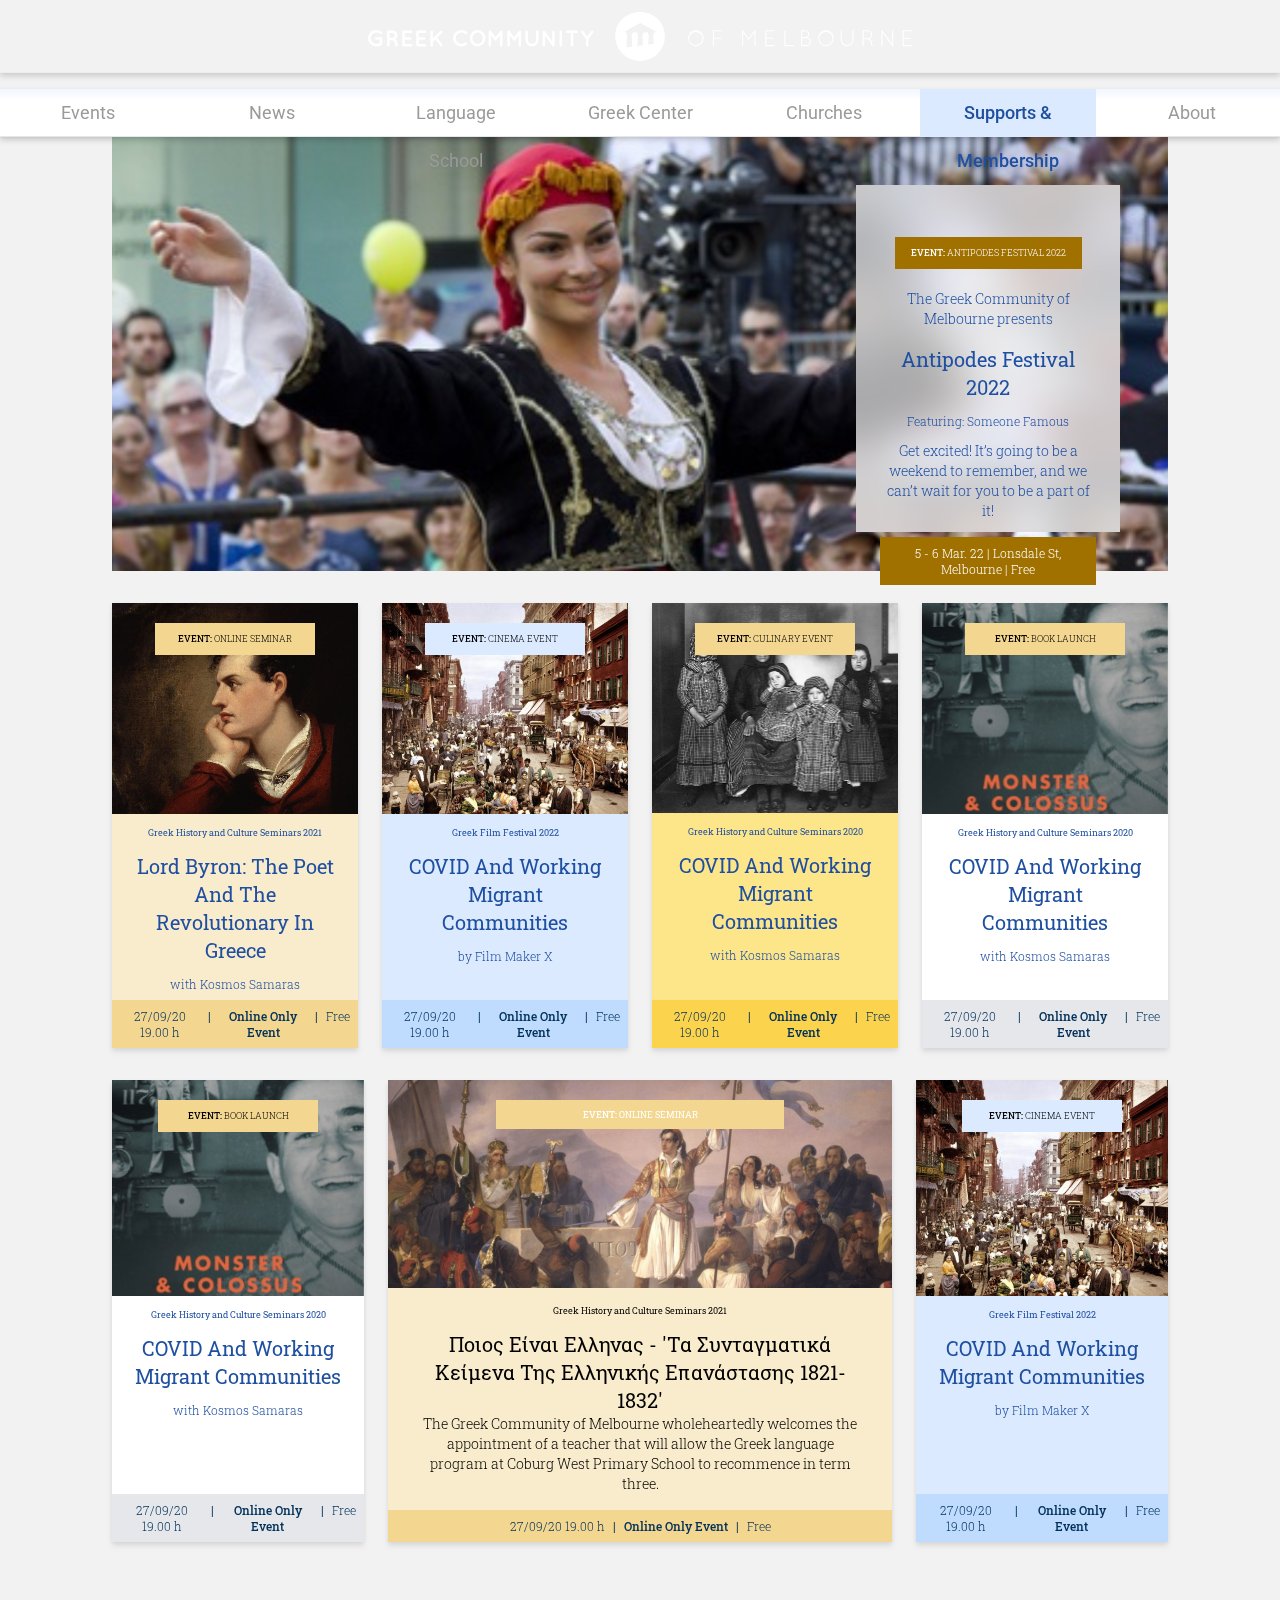
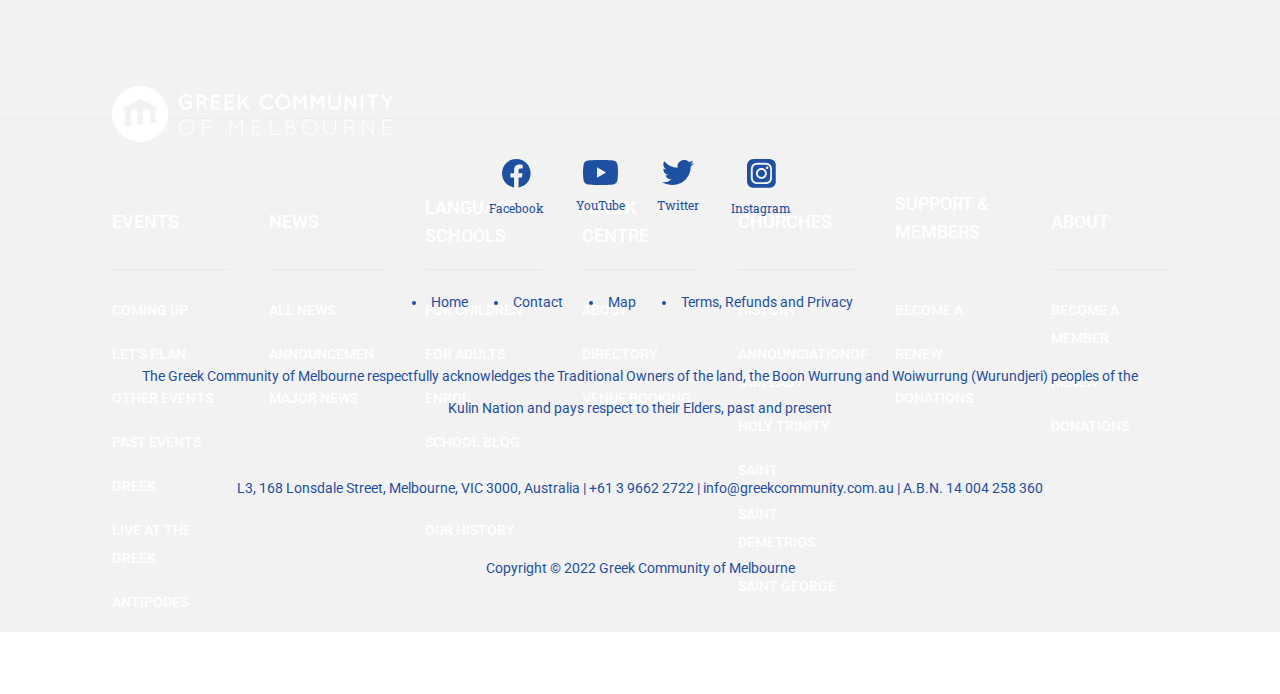
<file: Events.html>
<!doctype html>
<html>
<head>
  <!-- ... -->
  <meta charset="UTF-8" />
  <meta name="viewport" content="width=device-width, initial-scale=1.0" />
  <link href="./tailwind.css" rel="stylesheet">
  <link href="./css/style.css" rel="stylesheet">
  <script src="https://ajax.googleapis.com/ajax/libs/jquery/3.5.1/jquery.min.js"></script>
  <script>
	$(document).ready(function(){
	  $("#menuToggle").click(function(){
	    $("#menu").toggleClass("show");
	  });
	  $("#menuToggle2").click(function(){
	    $("#menu").toggleClass("show");
	  });
	  
		var btn = $('#goTop');
		btn.on('click', function(e) {
		  e.preventDefault();
		  $('html, body').animate({scrollTop:0}, '500');
		});

	});
   </script>
</head>
<body>
  <!-- This example requires Tailwind CSS v2.0+ -->
<div class="wrapper bg-gray-100">
	<div class="header text-white text-sm lg:text-lg font-medium py-4 mb-4 font-secondary border-b md:h-24 flex ittext-white text-sm xl:text-lg font-medium py-4 mb-4 font-secondary border-b md:h-24 flex items-center border-opacity-40 hidden md:block w-full text-center p-4 relative">
		<div class="container mx-auto">
			<div id="menuToggle" class=" absolute mt-2">
                <img src="./images/menu_button.svg">
            </div>
            <div class="w-8/12 lg:w-1/2 mx-auto">
				<img src="./images/logo.svg" class="hidden md:inline-block">
				<img src="./images/logoFooter.svg" class="inline-block md:hidden">
			</div>
		</div>
	</div>
	<div class="nav w-full lg:border-b border-fuchsia-600 filter drop-shadow-sm relative z-50">
		<div class="lg:container mx-auto">
			<div class="w-full">
				<nav role="navigation" id="menu"> 
					<div class="toggleArrow" id="menuToggle2"><img src="./images/toggleArrow.png"></div>
					<ul  class="w-full list-none lg:grid lg:grid-cols-7 gap-2 text-center">
						<li class="py-2 hover:bg-blue-100"><a href="" class="font-secondary xs:text-white">Events</a></li>
						<li class="py-2 hover:bg-blue-100"><a href="./index.html" class="font-secondary xs:text-white">News</a></li>
						<li class="py-2 hover:bg-blue-100"><a href="" class="font-secondary xs:text-white">Language School</a></li>
						<li class="py-2 hover:bg-blue-100"><a href="./Greekcenter.html" class="font-secondary xs:text-white">Greek Center</a></li>
						<li class="py-2 hover:bg-blue-100"><a href="./Churches.html" class="font-secondary xs:text-white">Churches</a></li>
						<li class="py-2 lg:bg-blue-100"><a href="Membership.html" class="lg:font-medium primary-text font-secondary">Supports & Membership</a></li>
						<li class="py-2 hover:bg-blue-100"><a href="" class="font-secondary xs:text-white">About</a></li>
					</ul>
				</nav>
			</div>
		</div>
	</div>
	<div class="container mx-auto px-4">
		 
		 <div class="flex relative w-full flex-wrap">
			<img src="./images/Mask_Group_25.svg" class="block">
			<div class="text-center w-full lg:w-5/12 xl:w-3/12 p-6 xl:py-8 xl:px-6 gc-bg-white80 static lg:absolute top-12 right-12 h-4/5">
					<div class="inline-block gc-bg-gold py-1 px-2 text-xxs mt-5 font-light mx-auto px-4 h-8 leading-6 text-center text-white"><span class="font-medium">EVENT:</span> ANTIPODES FESTIVAL 2022</div>
					<p class="text-sm primary-text font-light mt-5">The Greek Community of Melbourne presents</p>
		 			<h3 class="mt-4 text-xl primary-text">Antipodes Festival 2022</h3>
		 			<p class="text-xs primary-text font-light py-3">Featuring: Someone Famous</p>
		 			<p class="text-sm primary-text font-light">Get excited! It’s going to be a weekend to remember, and we can’t wait for you to be a part of it! </p>
		 			<div class="mt-4 inline-block gc-bg-gold text-xs text-white py-2 px-2 font-light">5 - 6 Mar. 22 | Lonsdale St, Melbourne | Free</div>
			</div>
		</div>
		   
		 <div class="flex gap-6 mt-8 flex-wrap lg:flex-nowrap">

		 	<div class="pb-8 relative w-full lg:w-4/12 xl:w-1/4 filter drop-shadow-md bg-gc-yellow" >
		 		<div class="relative w-full postImgCase">
		 			<img src="./images/Group_329e1.svg" class="w-full">
		 			<div class="absolute inline-block bg-gc-yellow2 py-1 px-2 text-xxs mt-5 font-light absolute inset-0 mx-auto w-40 h-8 leading-6 text-center"><span class="font-medium">EVENT:</span> ONLINE SEMINAR</div>
		 		</div>
		 		<div class="w-11/12 mx-auto text-center relative z-50 p-3">
		 			<div class="text-xxs primary-text mb-3">Greek History and Culture Seminars 2021</div>
		 			<h3 class="text-xl primary-text">Lord Byron: The Poet And The Revolutionary In Greece</h3>
		 			<p class="text-xs primary-text font-light py-3">with Kosmos Samaras</p>
		 			
		 		</div>
		 		<div class="bg-gc-yellow2 flex justify-center py-2 text-center absolute w-full bottom-0">
				 	<span class="text-xs font-light px-2 text-gc-blue">27/09/20 19.00 h</span>
				 	<span class="text-xs text-gc-blue">|</span>
				 	<span class="text-xs font-medium px-2 text-gc-blue">Online Only Event</span>
				 	<span class="text-xs text-gc-blue">|</span>
				 	<span class="text-xs font-light px-2 text-gc-blue">Free</span>
				 </div>
		 	</div>

		 	<div class="pb-8 relative w-full lg:w-4/12 xl:w-1/4 filter drop-shadow-md bg-blue-100" >
		 		<div class="relative w-full postImgCase">
		 			<img src="./images/Mask Group_39e2.svg" class="w-full">
		 			<div class="absolute inline-block bg-blue-100 py-1 px-2 text-xxs mt-5 font-light absolute inset-0 mx-auto w-40 h-8 leading-6 text-center"><span class="font-medium">EVENT:</span> CINEMA EVENT</div>
		 		</div>
		 		<div class="w-11/12 mx-auto text-center relative z-50 p-3">
		 			<div class="text-xxs primary-text mb-3">Greek Film Festival 2022</div>
		 			<h3 class="text-xl primary-text">COVID And Working Migrant Communities</h3>
		 			<p class="text-xs primary-text font-light py-3">by Film Maker X</p>
		 			
		 		</div>
		 		<div class="bg-blue-200 flex justify-center py-2 text-center absolute w-full bottom-0">
				 	<span class="text-xs font-light px-2 text-gc-blue">27/09/20 19.00 h</span>
				 	<span class="text-xs text-gc-blue">|</span>
				 	<span class="text-xs font-medium px-2 text-gc-blue">Online Only Event</span>
				 	<span class="text-xs text-gc-blue">|</span>
				 	<span class="text-xs font-light px-2 text-gc-blue">Free</span>
				 </div>
		 	</div>

		 	<div class="pb-8 relative w-full lg:w-4/12 xl:w-1/4 filter drop-shadow-md bg-yellow-200" >
		 		<div class="relative w-full postImgCase">
		 			<img src="./images/Mask Group_38e3.svg" class="w-full">
		 			<div class="absolute inline-block bg-gc-yellow2 py-1 px-2 text-xxs mt-5 font-light absolute inset-0 mx-auto w-40 h-8 leading-6 text-center"><span class="font-medium">EVENT:</span> CULINARY EVENT</div>
		 		</div>
		 		<div class="w-11/12 mx-auto text-center relative z-50 p-3">
		 			<div class="text-xxs primary-text mb-3">Greek History and Culture Seminars 2020</div>
		 			<h3 class="text-xl primary-text">COVID And Working Migrant Communities</h3>
		 			<p class="text-xs primary-text font-light py-3">with Kosmos Samaras</p>
		 			
		 		</div>
		 		<div class="bg-yellow-300 flex justify-center py-2 text-center absolute w-full bottom-0">
				 	<span class="text-xs font-light px-2 text-gc-blue">27/09/20 19.00 h</span>
				 	<span class="text-xs text-gc-blue">|</span>
				 	<span class="text-xs font-medium px-2 text-gc-blue">Online Only Event</span>
				 	<span class="text-xs text-gc-blue">|</span>
				 	<span class="text-xs font-light px-2 text-gc-blue">Free</span>
				 </div>
		 	</div>

		 	<div class="pb-8 relative w-full lg:w-4/12 xl:w-1/4 filter drop-shadow-md bg-white" >
		 		<div class="relative w-full postImgCase">
		 			<img src="./images/Mask Group_37e4.svg" class="w-full">
		 			<div class="absolute inline-block bg-gc-yellow2 py-1 px-2 text-xxs mt-5 font-light absolute inset-0 mx-auto w-40 h-8 leading-6 text-center"><span class="font-medium">EVENT:</span> BOOK LAUNCH</div>
		 		</div>
		 		<div class="w-11/12 mx-auto text-center relative z-50 p-3">
		 			<div class="text-xxs primary-text mb-3">Greek History and Culture Seminars 2020</div>
		 			<h3 class="text-xl primary-text">COVID And Working Migrant Communities</h3>
		 			<p class="text-xs primary-text font-light py-3">with Kosmos Samaras</p>
		 			
		 		</div>
		 		<div class="bg-gray-200 flex justify-center py-2 text-center absolute w-full bottom-0">
				 	<span class="text-xs font-light px-2 text-gc-blue">27/09/20 19.00 h</span>
				 	<span class="text-xs text-gc-blue">|</span>
				 	<span class="text-xs font-medium px-2 text-gc-blue">Online Only Event</span>
				 	<span class="text-xs text-gc-blue">|</span>
				 	<span class="text-xs font-light px-2 text-gc-blue">Free</span>
				 </div>
		 	</div>

		 	
		 </div>


		 <div class="flex gap-6 mt-8 flex-wrap lg:flex-nowrap">
		 	<div class="pb-8 relative w-full lg:w-4/12 xl:w-1/4 filter drop-shadow-md bg-white" >
		 		<div class="relative w-full postImgCase">
		 			<img src="./images/Mask Group_37e4.svg" class="w-full">
		 			<div class="absolute inline-block bg-gc-yellow2 py-1 px-2 text-xxs mt-5 font-light absolute inset-0 mx-auto w-40 h-8 leading-6 text-center"><span class="font-medium">EVENT:</span> BOOK LAUNCH</div>
		 		</div>
		 		<div class="w-11/12 mx-auto text-center relative z-50 p-3">
		 			<div class="text-xxs primary-text mb-3">Greek History and Culture Seminars 2020</div>
		 			<h3 class="text-xl primary-text">COVID And Working Migrant Communities</h3>
		 			<p class="text-xs primary-text font-light py-3">with Kosmos Samaras</p>
		 			
		 		</div>
		 		<div class="bg-gray-200 flex justify-center py-2 text-center absolute w-full bottom-0">
				 	<span class="text-xs font-light px-2 text-gc-blue">27/09/20 19.00 h</span>
				 	<span class="text-xs text-gc-blue">|</span>
				 	<span class="text-xs font-medium px-2 text-gc-blue">Online Only Event</span>
				 	<span class="text-xs text-gc-blue">|</span>
				 	<span class="text-xs font-light px-2 text-gc-blue">Free</span>
				 </div>
		 	</div> 
		 	

		 	<div class="pb-8 relative w-full lg:w-8/12 xl:w-2/4 filter drop-shadow-md bg-gc-yellow">
		 		<div class="relative w-full postImgCase ">
		 			<img src="./images/im-318460e5.svg">
		 			<a href="" class="py-2 text-xxs bg-gc-yellow2 text-white text-center inline-block absolute inset-x-0 mt-10 md:mt-5 top-0 mx-auto w-72"><span class="font-medium">EVENT:</span> ONLINE SEMINAR</a>
		 		</div>
		 		<div class="mx-auto text-center relative px-8 py-4">
		 			<div class="text-xxs mb-3">Greek History and Culture Seminars 2021 </div>
		 			<h3 class="text-xl">Ποιος Είναι Ελληνας - 'Τα Συνταγματικά Κείμενα Της Ελληνικής Επανάστασης 1821-1832'</h3>
		 		  
		 			<p class="text-sm font-light">The Greek Community of Melbourne wholeheartedly welcomes the appointment of a teacher that will allow the Greek language program at Coburg West Primary School to recommence in term three.</p>
		 			 
		 		</div>
		 		<div class="bg-gc-yellow2 flex justify-center py-2 text-center absolute w-full bottom-0">
				 	<span class="text-xs font-light px-2 text-gc-blue">27/09/20 19.00 h</span>
				 	<span class="text-xs text-gc-blue">|</span>
				 	<span class="text-xs font-medium px-2 text-gc-blue">Online Only Event</span>
				 	<span class="text-xs text-gc-blue">|</span>
				 	<span class="text-xs font-light px-2 text-gc-blue">Free</span>
				 </div>
		 	</div>

		 	<div class="pb-8 relative w-full lg:w-4/12 xl:w-1/4 filter drop-shadow-md bg-blue-100" >
		 		<div class="relative w-full postImgCase">
		 			<img src="./images/Mask Group_39e2.svg" class="w-full">
		 			<div class="absolute inline-block bg-blue-100 py-1 px-2 text-xxs mt-5 font-light absolute inset-0 mx-auto w-40 h-8 leading-6 text-center"><span class="font-medium">EVENT:</span> CINEMA EVENT</div>
		 		</div>
		 		<div class="w-11/12 mx-auto text-center relative z-50 p-3">
		 			<div class="text-xxs primary-text mb-3">Greek Film Festival 2022</div>
		 			<h3 class="text-xl primary-text">COVID And Working Migrant Communities</h3>
		 			<p class="text-xs primary-text font-light py-3">by Film Maker X</p>
		 			
		 		</div>
		 		<div class="bg-blue-200 flex justify-center py-2 text-center absolute w-full bottom-0">
				 	<span class="text-xs font-light px-2 text-gc-blue">27/09/20 19.00 h</span>
				 	<span class="text-xs text-gc-blue">|</span>
				 	<span class="text-xs font-medium px-2 text-gc-blue">Online Only Event</span>
				 	<span class="text-xs text-gc-blue">|</span>
				 	<span class="text-xs font-light px-2 text-gc-blue">Free</span>
				 </div>
		 	</div>
		 </div>
		<div class="md:hidden flex ittext-white text-sm xl:text-lg font-medium py-4 mb-4 font-secondary border-b md:h-24 flex items-center border-opacity-40 hidden md:block p-4 justify-end mt-8" id="goTop">
			<span class="text-gc-blue text-md mr-4">Back to Top</span><img src="./images/Polygon_3.svg">
		</div>
	</div>

	<div class="footer text-white text-sm lg:text-lg font-medium py-4 mb-4 font-secondary border-b md:h-24 flex ittext-white text-sm xl:text-lg font-medium py-4 mb-4 font-secondary border-b md:h-24 flex items-center border-opacity-40 hidden md:block mt-8 lg:mt-16 pt-12 pb-16">
		<div class="container mx-auto px-4">
			<div class="w-full py-8">
				<a href="">
					<img src="./images/logoFooter.svg" class="hidden md:inline-block">
					<img src="./images/logo.svg" class="inline-block md:hidden">
				</a>
			</div>
			<div class="md:grid md:grid-cols-7 gap-5 lg:gap-10">
				<div class="">
					<h3 class="text-white text-sm xl:text-lg font-medium py-4 mb-4 font-secondary border-b md:h-24 flex items-center">EVENTS</h3>
					<ul class="list-none hidden md:block">
						<li class="py-2"><a href="" class="text-xs lg:text-sm text-white font-secondary">COMING UP</a></li>
						<li class="py-2"><a href="" class="text-xs lg:text-sm text-white font-secondary">LET'S PLAN</a></li>
						<li class="py-2"><a href="" class="text-xs lg:text-sm text-white font-secondary">OTHER EVENTS</a></li>
						<li class="py-2"><a href="" class="text-xs lg:text-sm text-white font-secondary">PAST EVENTS</a></li>
						<li class="py-2"><a href="" class="text-xs lg:text-sm text-white font-secondary">GREEK</a></li>
						<li class="py-2"><a href="" class="text-xs lg:text-sm text-white font-secondary">LIVE AT THE GREEK</a></li>
						<li class="py-2"><a href="" class="text-xs lg:text-sm text-white font-secondary">ANTIPODES</a></li>
						<li class="py-2"><a href="" class="text-xs lg:text-sm text-white font-secondary">GREEK HISTORY AND CULTURE</a></li>
					</ul>
				</div>

				<div class="">
					<h3  class="text-white text-sm xl:text-lg font-medium py-4 mb-4 font-secondary border-b md:h-24 flex items-center">NEWS</h3>
					<ul class="list-none hidden md:block">
						<li class="py-2"><a href="" class="text-xs lg:text-sm text-white font-secondary">ALL NEWS</a></li>
						<li class="py-2"><a href="" class="text-xs lg:text-sm text-white font-secondary">ANNOUNCEMEN</a></li>
						<li class="py-2"><a href="" class="text-xs lg:text-sm text-white font-secondary">MAJOR NEWS</a></li>
					</ul>
				</div>

				<div class="">
					<h3  class="text-white text-sm xl:text-lg font-medium py-4 mb-4 font-secondary border-b md:h-24 flex items-center">LANGUAGE SCHOOLS</h3>
					<ul class="list-none hidden md:block">
						<li class="py-2"><a href="" class="text-xs lg:text-sm text-white font-secondary">FOR CHILDREN</a></li>
						<li class="py-2"><a href="" class="text-xs lg:text-sm text-white font-secondary">FOR ADULTS</a></li>
						<li class="py-2"><a href="" class="text-xs lg:text-sm text-white font-secondary">ENROL</a></li>
						<li class="py-2"><a href="" class="text-xs lg:text-sm text-white font-secondary">SCHOOL BLOG</a></li>
						<li class="py-2"><a href="" class="text-xs lg:text-sm text-white font-secondary">OUR STAFF</a></li>
						<li class="py-2"><a href="" class="text-xs lg:text-sm text-white font-secondary">OUR HISTORY</a></li>
					</ul>
				</div>

				<div class="">
					<h3  class="text-white text-sm xl:text-lg font-medium py-4 mb-4 font-secondary border-b md:h-24 flex items-center">GREEK CENTRE</h3>
					<ul class="list-none hidden md:block">
						<li class="py-2"><a href="" class="text-xs lg:text-sm text-white font-secondary">ABOUT</a></li>
						<li class="py-2"><a href="" class="text-xs lg:text-sm text-white font-secondary">DIRECTORY</a></li>
						<li class="py-2"><a href="" class="text-xs lg:text-sm text-white font-secondary">VENUE BOOKING</a></li>
					</ul>
				</div>

				<div>
					<h3 class="text-white text-sm xl:text-lg font-medium py-4 mb-4 font-secondary border-b md:h-24 flex items-center">CHURCHES</h3>
					<ul class="list-none hidden md:block">
						<li class="py-2"><a href="" class="text-xs lg:text-sm text-white font-secondary">HISTORY</a></li>
						<li class="py-2"><a href="" class="text-xs lg:text-sm text-white font-secondary">ANNOUNCIATIONOF OUR LADY</a></li>
						<li class="py-2"><a href="" class="text-xs lg:text-sm text-white font-secondary">HOLY TRINITY</a></li>
						<li class="py-2"><a href="" class="text-xs lg:text-sm text-white font-secondary">SAINT</a></li>
						<li class="py-2"><a href="" class="text-xs lg:text-sm text-white font-secondary">SAINT DEMETRIOS</a></li>
						<li class="py-2"><a href="" class="text-xs lg:text-sm text-white font-secondary">SAINT GEORGE</a></li>
					</ul>
				</div>

				<div >
					<h3 class="text-white text-sm xl:text-lg font-medium py-4 mb-4 font-secondary border-b md:h-24 flex items-center border-opacity-40 hidden md:block">SUPPORT & MEMBERS</h3>
					<ul class="list-none hidden md:block">
						<li class="py-2"><a href="" class="text-xs lg:text-sm text-white font-secondary">BECOME A</a></li>
						<li class="py-2"><a href="" class="text-xs lg:text-sm text-white font-secondary">RENEW</a></li>
						<li class="py-2"><a href="" class="text-xs lg:text-sm text-white font-secondary">DONATIONS</a></li>
					</ul>
				</div>

				<div >
					<h3 class="text-white text-sm xl:text-lg font-medium py-4 mb-4 font-secondary border-b md:h-24 flex items-center">ABOUT</h3>
					<ul class="list-none hidden md:block">
						<li class="py-2"><a href="" class="text-xs lg:text-sm text-white font-secondary">BECOME A MEMBER</a></li>
						<li class="py-2"><a href="" class="text-xs lg:text-sm text-white font-secondary">RENEW</a></li>
						<li class="py-2"><a href="" class="text-xs lg:text-sm text-white font-secondary">DONATIONS</a></li>
					</ul>
				</div>
			</div>
		</div>
	</div>
	<div class="container px-4 mx-auto md:px-8">
		<div class="mx-auto flex justify-center mt-10">
			<div class="text-center px-4">
				<a href="" class="bolck">
					<img src="./images/fb.svg" class="inline-block">
					<p class="primary-text text-xs py-3">Facebook</p>
				</a>
			</div>

			<div class="text-center px-4">
				<a href="" class="bolck">
					<img src="./images/youtube.svg" class="inline-block">
					<p class="primary-text text-xs py-3">YouTube</p>
				</a>
			</div>

			<div class="text-center px-4">
				<a href="" class="bolck">
					<img src="./images/Twitter.svg" class="inline-block">
					<p class="primary-text text-xs py-3">Twitter</p>
				</a>
			</div>

			<div class="text-center px-4">
				<a href="" class="bolck">
					<img src="./images/insta.png" class="inline-block">
					<p class="primary-text text-xs py-3">Instagram</p>
				</a>
			</div>
		</div>

		<div class="lg:w-5/12 mx-auto mt-16">
			<ul class="flex justify-between md:list-disc primary-text">
				<li class="font-secondary text-sm md:text-md primary-text pl-1">Home</li>
				<li class="font-secondary text-sm md:text-md primary-text pl-1">Contact</li>
				<li class="font-secondary text-sm md:text-md primary-text pl-1">Map</li>
				<li class="font-secondary text-sm md:text-md primary-text pl-1">Terms, Refunds and Privacy</li>
			</ul>
		</div>

		<div class="mt-12 text-center">
			<p class="font-secondary text-sm primary-text leading-8">The Greek Community of Melbourne respectfully acknowledges the Traditional Owners of the land, the Boon Wurrung and Woiwurrung (Wurundjeri) peoples of the Kulin Nation and pays respect to their Elders, past and present</p>
		</div>

		<div class="mt-12 text-center">
			<p class="font-secondary text-sm primary-text leading-8">L3, 168 Lonsdale Street, Melbourne, VIC 3000, Australia | +61 3 9662 2722  |  info@greekcommunity.com.au | A.B.N. 14 004 258 360</p>
		</div>

		<div class="my-12 text-center">
			<p class="font-secondary text-sm primary-text leading-8">Copyright © 2022 Greek Community of Melbourne</p>
		</div>

	</div>
</div>

</body>
</html>
</file>
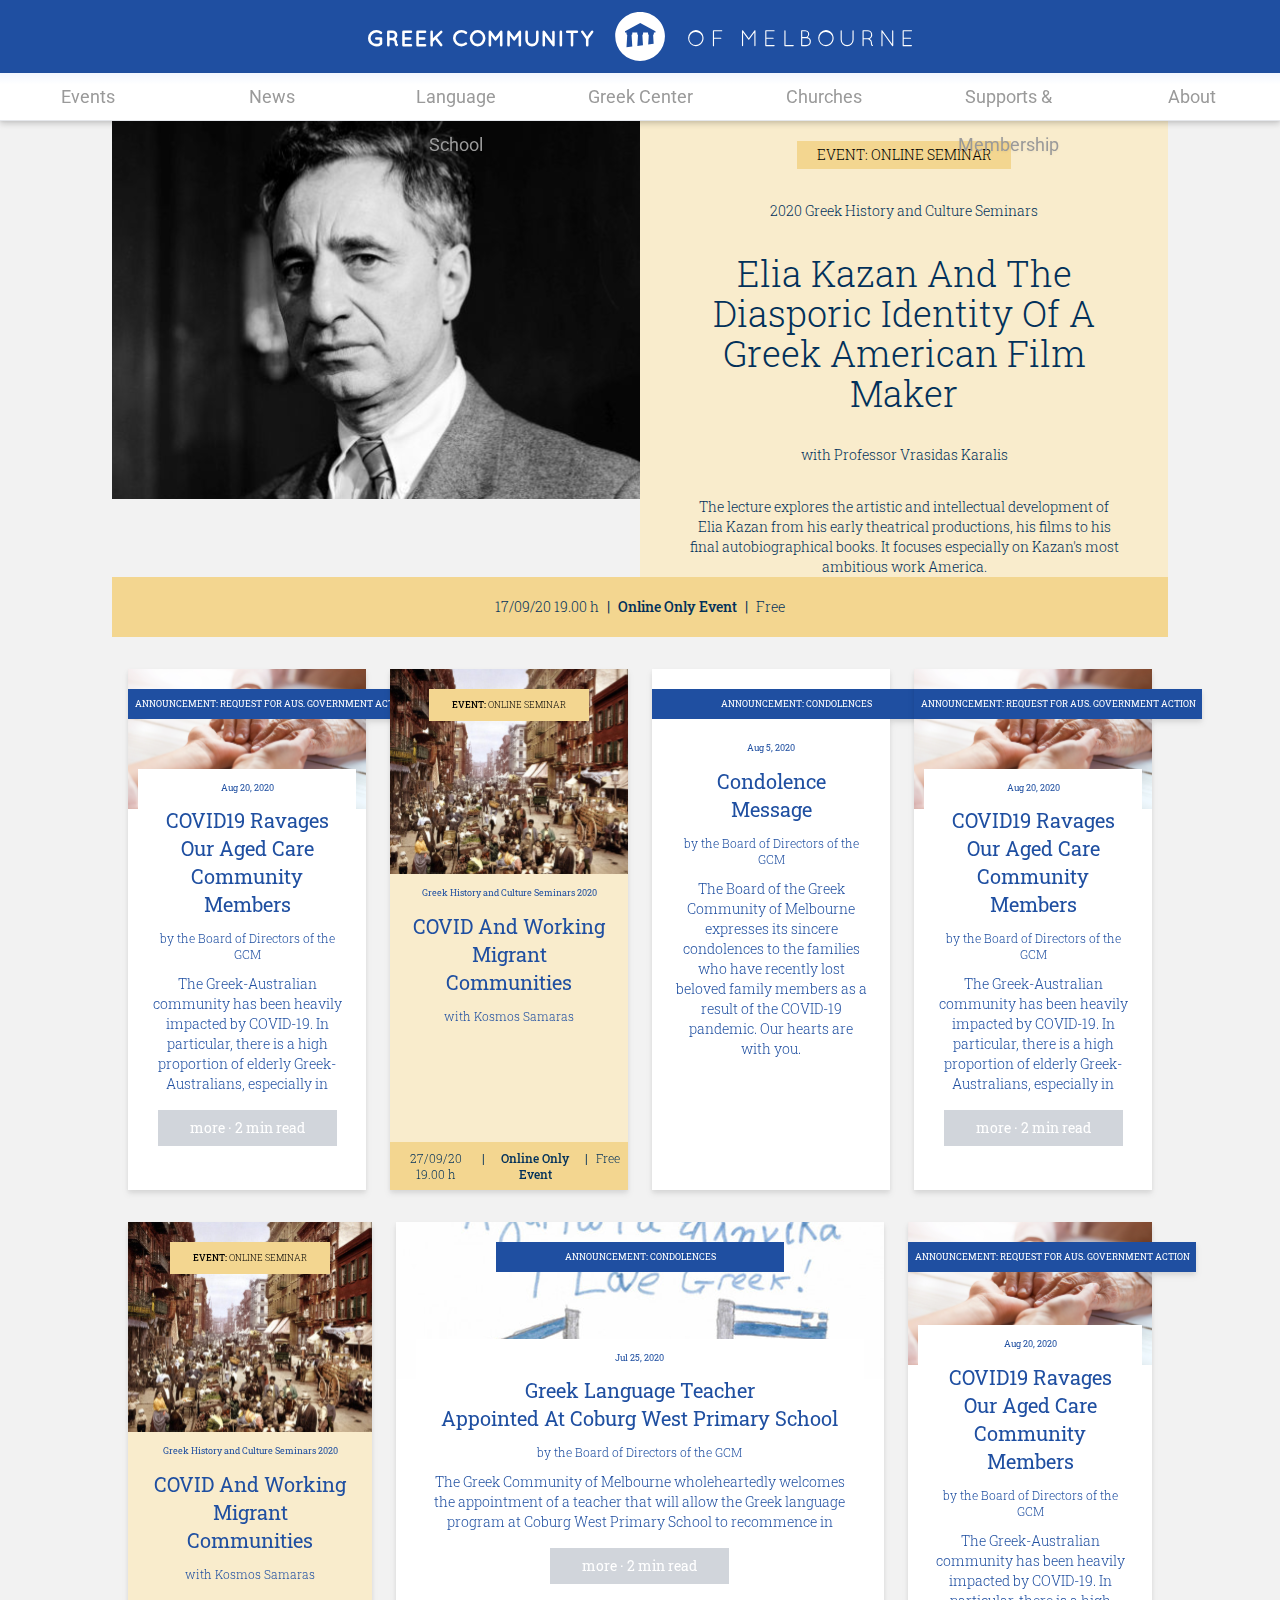
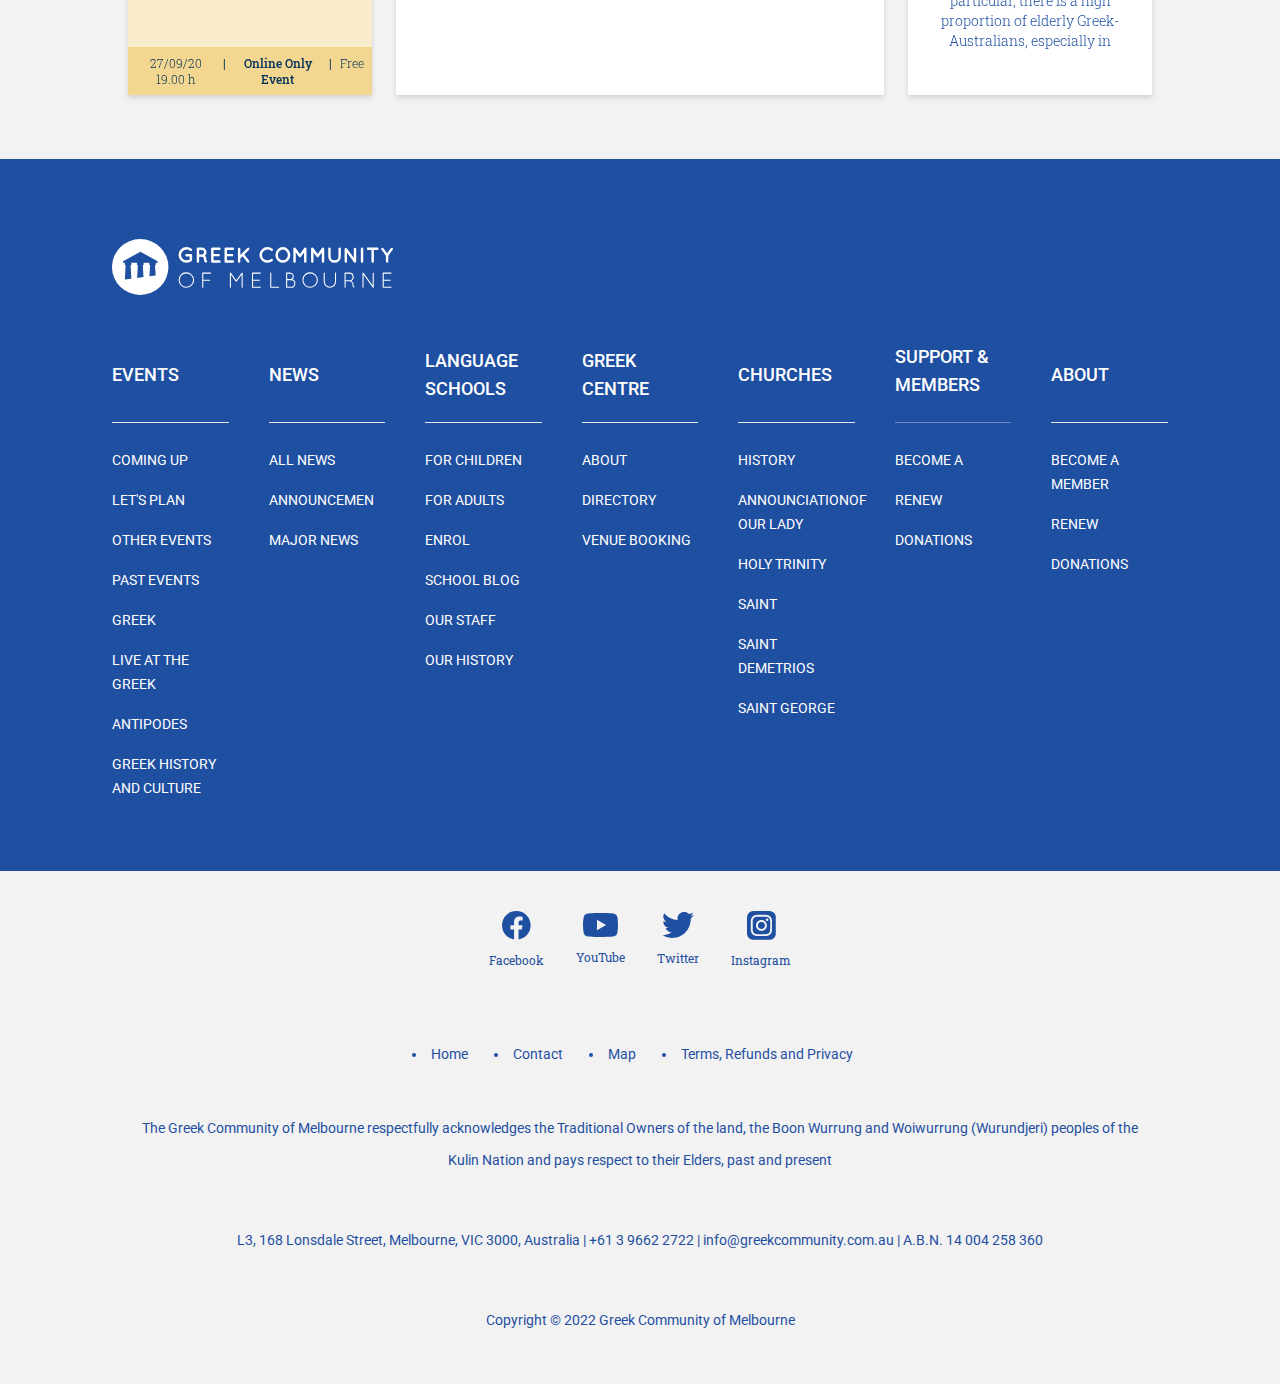
<file: Home.html>
<!doctype html>
<html>
<head>
  <!-- ... -->
  <meta charset="UTF-8" />
  <meta name="viewport" content="width=device-width, initial-scale=1.0" />
  <link href="./tailwind.css" rel="stylesheet">
  <link href="./css/style.css" rel="stylesheet">
  <script src="https://ajax.googleapis.com/ajax/libs/jquery/3.5.1/jquery.min.js"></script>
   <script>
	$(document).ready(function(){
	  $("#menuToggle").click(function(){
	    $("#menu").toggleClass("show");
	  });
	  $("#menuToggle2").click(function(){
	    $("#menu").toggleClass("show");
	  });
	  
		var btn = $('#goTop');
		btn.on('click', function(e) {
		  e.preventDefault();
		  $('html, body').animate({scrollTop:0}, '500');
		});

	});
   </script>
</head>
<body>
<div class="wrapper bg-gray-100">
	<div class="header primary-bg w-full text-center p-4 relative">
		<div class="container mx-auto">
			<div id="menuToggle" class=" absolute mt-2">
                <img src="./images/menu_button.svg">
            </div>
            <div class="w-8/12 lg:w-1/2 mx-auto">
				<img src="./images/logo.svg" class="hidden md:inline-block">
				<img src="./images/logoFooter.svg" class="inline-block md:hidden">
			</div>
		</div>
	</div>
	<div class="nav w-full lg:border-b border-fuchsia-600 filter drop-shadow-sm relative z-50">
		<div class="lg:container mx-auto">
			<div class="w-full">
				<nav role="navigation" id="menu"> 
					<div class="toggleArrow" id="menuToggle2"><img src="./images/toggleArrow.png"></div>
					<ul  class="w-full list-none lg:grid lg:grid-cols-7 gap-2 text-center">
						<li class="py-2 hover:bg-blue-100"><a href="./Events.html" class="font-secondary xs:text-white">Events</a></li>
						<li class="py-2 hover:bg-blue-100"><a href="./index.html" class="font-secondary xs:text-white">News</a></li>
						<li class="py-2 hover:bg-blue-100"><a href="" class="font-secondary xs:text-white">Language School</a></li>
						<li class="py-2 hover:bg-blue-100"><a href="./Greekcenter.html" class="font-secondary xs:text-white">Greek Center</a></li>
						<li class="py-2 hover:bg-blue-100"><a href="./Churches.html" class="font-secondary xs:text-white">Churches</a></li>
						<li class="py-2 hover:bg-blue-100"><a href="Membership.html" class="font-secondary xs:text-white">Supports & Membership</a></li>
						<li class="py-2 hover:bg-blue-100"><a href="" class="font-secondary xs:text-white">About</a></li>
					</ul>
				</nav>
			</div>
		</div>
	</div>
	<div class="container mx-auto px-4">
		 
		 <div class="flex flex-wrap">
		 	<div class="w-full lg:w-1/2"><img src="./images/Group_327.svg" class="w-full"></div>
		 	<div class="w-full lg:w-1/2 bg-gc-yellow text-center lg:px-6 xl:px-12">
		 		<span class="inline-block bg-gc-yellow2 py-1 px-5 text-sm mt-5 font-light">EVENT: ONLINE SEMINAR</span>
		 		<p class="text-gc-blue text-sm mt-4 xl:mt-8 font-light">2020 Greek History and Culture Seminars</p>
		 		<h2 class="text-gc-blue  lg:text-3xl xl:text-4xl mt-4 xl:mt-8 leading-10 font-light">Elia Kazan And The Diasporic Identity Of A Greek American Film Maker</h2>
				<p class="text-gc-blue text-sm mt-4 xl:mt-8 font-light">with Professor Vrasidas Karalis</p>
				<p class="text-sm text-gc-blue mt-4 xl:mt-8 font-light">The lecture explores the artistic and intellectual development of Elia Kazan from his early theatrical productions, his films to his final autobiographical books. It focuses especially on Kazan's most ambitious work America.</p>
		 	</div>
		 </div>
		 <div class="bg-gc-yellow2 flex justify-center py-5 text-center">
		 	<span class="text-sm font-light px-1 md:px-2 text-gc-blue">17/09/20 19.00 h</span>
		 	<span class="text-sm text-gc-blue">|</span>
		 	<span class="text-sm font-medium px-1 md:px-2 text-gc-blue">Online Only Event</span>
		 	<span class="text-sm text-gc-blue">|</span>
		 	<span class="text-sm font-light px-1 md:px-2 text-gc-blue">Free</span>
		 </div>

		 <div class="flex gap-6 mt-8 flex-wrap lg:flex-nowrap lg:px-8 xl:px-4">
		 	<div class="pb-8 relative w-full lg:w-4/12 xl:w-1/4 filter drop-shadow-md bg-white">
		 		<div class="relative w-full postImgCase">
		 			<img src="./images/Group 328.svg" class="w-full">
		 			<a href="" class="py-2 text-xxs primary-bg text-white text-center inline-block absolute inset-x-0 mt-10 md:mt-5 top-0 mx-auto w-72">ANNOUNCEMENT: REQUEST FOR AUS. GOVERNMENT ACTION</a>
		 		</div>
		 		<div class="w-11/12 mx-auto md:-mt-10 text-center relative z-50 bg-white p-3">
		 			<div class="text-xxs primary-text mb-3">Aug 20, 2020 </div>
		 			<h3 class="text-xl primary-text">COVID19 Ravages Our Aged Care  Community Members</h3>
		 			<p class="text-xs primary-text font-light py-3">by the Board of Directors of the GCM</p>
		 			<p class="text-sm primary-text font-light">The Greek-Australian community has been heavily impacted by COVID-19.  In particular, there is a high proportion of elderly Greek-Australians, especially in</p>
		 			<a href="" class="mt-4 inline-block bg-gray-300 text-sm text-white py-2 px-8">more · 2 min read</a>
		 		</div>
		 	</div>

		 	<div class="pb-8 relative w-full lg:w-4/12 xl:w-1/4 filter drop-shadow-md bg-gc-yellow" >
		 		<div class="relative w-full postImgCase">
		 			<img src="./images/Mask Group 21.svg" class="w-full">
		 			<div class="absolute inline-block bg-gc-yellow2 py-1 px-2 text-xxs mt-5 font-light absolute inset-0 mx-auto w-40 h-8 leading-6 text-center"><span class="font-medium">EVENT:</span> ONLINE SEMINAR</div>
		 		</div>
		 		<div class="w-11/12 mx-auto text-center relative z-50 p-3">
		 			<div class="text-xxs primary-text mb-3">Greek History and Culture Seminars 2020</div>
		 			<h3 class="text-xl primary-text">COVID And Working Migrant Communities</h3>
		 			<p class="text-xs primary-text font-light py-3">with Kosmos Samaras</p>
		 			
		 		</div>
		 		<div class="bg-gc-yellow2 flex justify-center py-2 text-center absolute w-full bottom-0">
				 	<span class="text-xs font-light px-2 text-gc-blue">27/09/20 19.00 h</span>
				 	<span class="text-xs text-gc-blue">|</span>
				 	<span class="text-xs font-medium px-2 text-gc-blue">Online Only Event</span>
				 	<span class="text-xs text-gc-blue">|</span>
				 	<span class="text-xs font-light px-2 text-gc-blue">Free</span>
				 </div>
		 	</div>

		 	<div class="pb-8 relative w-full lg:w-4/12 xl:w-1/4 filter drop-shadow-md bg-white">
		 		<div class="relative w-full postImgCase ">
		 			
		 			<a href="" class="py-2 text-xxs primary-bg text-white text-center inline-block absolute inset-x-0 mt-10 md:mt-5 top-0 mx-auto w-72">ANNOUNCEMENT: CONDOLENCES</a>
		 		</div>
		 		<div class="w-11/12 mx-auto md:-mt-10 text-center relative z-50 bg-white p-3">
		 			<div class="text-xxs primary-text mb-3">Aug 5, 2020  </div>
		 			<h3 class="text-xl primary-text">Condolence Message</h3>
		 			<p class="text-xs primary-text font-light py-3">by the Board of Directors of the GCM</p>
		 			<p class="text-sm primary-text font-light">The Board of the Greek Community of Melbourne expresses its sincere condolences to the families who have recently lost beloved family members as a result of the COVID-19 pandemic. Our hearts are with you.</p>
		 			
		 		</div>
		 	</div>

		 	<div class="pb-8 relative w-full lg:w-4/12 xl:w-1/4 filter drop-shadow-md bg-white hidden xl:block">
		 		<div class="relative w-full postImgCase">
		 			<img src="./images/Group 328.svg" class="w-full"> 
		 			<a href="" class="py-2 text-xxs primary-bg text-white text-center inline-block absolute inset-x-0 mt-10 md:mt-5 top-0 mx-auto w-72">ANNOUNCEMENT: REQUEST FOR AUS. GOVERNMENT ACTION</a>
		 		</div>
		 		<div class="w-11/12 mx-auto md:-mt-10 text-center relative z-50 bg-white p-3">
		 			<div class="text-xxs primary-text mb-3">Aug 20, 2020 </div>
		 			<h3 class="text-xl primary-text">COVID19 Ravages Our Aged Care  Community Members</h3>
		 			<p class="text-xs primary-text font-light py-3">by the Board of Directors of the GCM</p>
		 			<p class="text-sm primary-text font-light">The Greek-Australian community has been heavily impacted by COVID-19.  In particular, there is a high proportion of elderly Greek-Australians, especially in</p>
		 			<a href="" class="mt-4 inline-block bg-gray-300 text-sm text-white py-2 px-8">more · 2 min read</a>
		 		</div>
		 	</div>
		 </div>


		 <div class="flex gap-6 mt-8 flex-wrap lg:flex-nowrap lg:px-8 xl:px-4">
		 	 
		 	<div class="pb-8 relative w-full lg:w-4/12 xl:w-1/4 filter drop-shadow-md bg-gc-yellow hidden xl:block">
		 		<div class="relative w-full postImgCase">
		 			<img src="./images/Mask Group 21.svg" class="w-full">
		 			<div class="absolute inline-block bg-gc-yellow2 py-1 px-2 text-xxs mt-5 font-light absolute inset-0 mx-auto w-40 h-8 leading-6 text-center"><span class="font-medium">EVENT:</span> ONLINE SEMINAR</div>
		 		</div>
		 		<div class="w-11/12 mx-auto text-center relative z-50 p-3">
		 			<div class="text-xxs primary-text mb-3">Greek History and Culture Seminars 2020</div>
		 			<h3 class="text-xl primary-text">COVID And Working Migrant Communities</h3>
		 			<p class="text-xs primary-text font-light py-3">with Kosmos Samaras</p>
		 			
		 		</div>
		 		<div class="bg-gc-yellow2 flex justify-center py-2 text-center absolute w-full bottom-0">
				 	<span class="text-xs font-light px-2 text-gc-blue">27/09/20 19.00 h</span>
				 	<span class="text-xs text-gc-blue">|</span>
				 	<span class="text-xs font-medium px-2 text-gc-blue">Online Only Event</span>
				 	<span class="text-xs text-gc-blue">|</span>
				 	<span class="text-xs font-light px-2 text-gc-blue">Free</span>
				 </div>
		 	</div>

		 	<div class="pb-8 relative w-full lg:w-8/12 xl:w-2/4 filter drop-shadow-md bg-white">
		 		<div class="relative w-full postImgCase ">
		 			<img src="./images/Rectangle_213.svg">
		 			<a href="" class="py-2 text-xxs primary-bg text-white text-center inline-block absolute inset-x-0 mt-10 md:mt-5 top-0 mx-auto w-72">ANNOUNCEMENT: CONDOLENCES</a>
		 		</div>
		 		<div class="w-11/12 mx-auto md:-mt-10 text-center relative z-50 bg-white p-3">
		 			<div class="text-xxs primary-text mb-3">Jul 25, 2020 </div>
		 			<h3 class="text-xl primary-text">Greek Language Teacher<br/>Appointed At Coburg West Primary School</h3>
		 			<p class="text-xs primary-text font-light py-3">by the Board of Directors of the GCM</p>
		 			<p class="text-sm primary-text font-light">The Greek Community of Melbourne wholeheartedly welcomes the appointment of a teacher that will allow the Greek language program at Coburg West Primary School to recommence in </p>
		 			<a href="" class="mt-4 inline-block bg-gray-300 text-sm text-white py-2 px-8">more · 2 min read</a>
		 		</div>
		 	</div>

		 	<div class="pb-8 relative w-full lg:w-4/12 xl:w-1/4 filter drop-shadow-md bg-white">
		 		<div class="relative w-full postImgCase">
		 			<img src="./images/Group 328.svg" class="w-full">
		 			<a href="" class="py-2 text-xxs primary-bg text-white text-center inline-block absolute inset-x-0 mt-10 md:mt-5 top-0 mx-auto w-72">ANNOUNCEMENT: REQUEST FOR AUS. GOVERNMENT ACTION</a>
		 		</div>
		 		<div class="w-11/12 mx-auto md:-mt-10 text-center relative z-50 bg-white p-3">
		 			<div class="text-xxs primary-text mb-3">Aug 20, 2020 </div>
		 			<h3 class="text-xl primary-text">COVID19 Ravages Our Aged Care  Community Members</h3>
		 			<p class="text-xs primary-text font-light py-3">by the Board of Directors of the GCM</p>
		 			<p class="text-sm primary-text font-light">The Greek-Australian community has been heavily impacted by COVID-19.  In particular, there is a high proportion of elderly Greek-Australians, especially in</p>
		 		</div>
		 	</div>
		 </div>
		
	</div>
	<div class="md:hidden flex items-center p-4 justify-end mt-8" id="goTop">
			<span class="text-gc-blue text-md mr-4">Back to Top</span><img src="./images/Polygon_3.svg">
		</div>
	<div class="footer primary-bg mt-8 md:mt-16 pt-12 pb-16">
		<div class="container mx-auto px-4">
			<div class="w-full py-8">
				<a href="">
					<img src="./images/logoFooter.svg" class="hidden md:inline-block">
					<img src="./images/logo.svg" class="inline-block md:hidden">
				</a>
			</div>
			<div class="md:grid md:grid-cols-7 gap-5 lg:gap-10">
				<div class="">
					<h3 class="text-white text-sm xl:text-lg font-medium py-4 mb-4 font-secondary border-b md:h-24 flex items-center">EVENTS</h3>
					<ul class="list-none hidden md:block">
						<li class="py-2"><a href="" class="text-xs lg:text-sm text-white font-secondary">COMING UP</a></li>
						<li class="py-2"><a href="" class="text-xs lg:text-sm text-white font-secondary">LET'S PLAN</a></li>
						<li class="py-2"><a href="" class="text-xs lg:text-sm text-white font-secondary">OTHER EVENTS</a></li>
						<li class="py-2"><a href="" class="text-xs lg:text-sm text-white font-secondary">PAST EVENTS</a></li>
						<li class="py-2"><a href="" class="text-xs lg:text-sm text-white font-secondary">GREEK</a></li>
						<li class="py-2"><a href="" class="text-xs lg:text-sm text-white font-secondary">LIVE AT THE GREEK</a></li>
						<li class="py-2"><a href="" class="text-xs lg:text-sm text-white font-secondary">ANTIPODES</a></li>
						<li class="py-2"><a href="" class="text-xs lg:text-sm text-white font-secondary">GREEK HISTORY AND CULTURE</a></li>
					</ul>
				</div>

				<div class="">
					<h3  class="text-white text-sm xl:text-lg font-medium py-4 mb-4 font-secondary border-b md:h-24 flex items-center">NEWS</h3>
					<ul class="list-none hidden md:block">
						<li class="py-2"><a href="" class="text-xs lg:text-sm text-white font-secondary">ALL NEWS</a></li>
						<li class="py-2"><a href="" class="text-xs lg:text-sm text-white font-secondary">ANNOUNCEMEN</a></li>
						<li class="py-2"><a href="" class="text-xs lg:text-sm text-white font-secondary">MAJOR NEWS</a></li>
					</ul>
				</div>

				<div class="">
					<h3  class="text-white text-sm xl:text-lg font-medium py-4 mb-4 font-secondary border-b md:h-24 flex items-center">LANGUAGE SCHOOLS</h3>
					<ul class="list-none hidden md:block">
						<li class="py-2"><a href="" class="text-xs lg:text-sm text-white font-secondary">FOR CHILDREN</a></li>
						<li class="py-2"><a href="" class="text-xs lg:text-sm text-white font-secondary">FOR ADULTS</a></li>
						<li class="py-2"><a href="" class="text-xs lg:text-sm text-white font-secondary">ENROL</a></li>
						<li class="py-2"><a href="" class="text-xs lg:text-sm text-white font-secondary">SCHOOL BLOG</a></li>
						<li class="py-2"><a href="" class="text-xs lg:text-sm text-white font-secondary">OUR STAFF</a></li>
						<li class="py-2"><a href="" class="text-xs lg:text-sm text-white font-secondary">OUR HISTORY</a></li>
					</ul>
				</div>

				<div class="">
					<h3  class="text-white text-sm xl:text-lg font-medium py-4 mb-4 font-secondary border-b md:h-24 flex items-center">GREEK CENTRE</h3>
					<ul class="list-none hidden md:block">
						<li class="py-2"><a href="" class="text-xs lg:text-sm text-white font-secondary">ABOUT</a></li>
						<li class="py-2"><a href="" class="text-xs lg:text-sm text-white font-secondary">DIRECTORY</a></li>
						<li class="py-2"><a href="" class="text-xs lg:text-sm text-white font-secondary">VENUE BOOKING</a></li>
					</ul>
				</div>

				<div>
					<h3 class="text-white text-sm xl:text-lg font-medium py-4 mb-4 font-secondary border-b md:h-24 flex items-center">CHURCHES</h3>
					<ul class="list-none hidden md:block">
						<li class="py-2"><a href="" class="text-xs lg:text-sm text-white font-secondary">HISTORY</a></li>
						<li class="py-2"><a href="" class="text-xs lg:text-sm text-white font-secondary">ANNOUNCIATIONOF OUR LADY</a></li>
						<li class="py-2"><a href="" class="text-xs lg:text-sm text-white font-secondary">HOLY TRINITY</a></li>
						<li class="py-2"><a href="" class="text-xs lg:text-sm text-white font-secondary">SAINT</a></li>
						<li class="py-2"><a href="" class="text-xs lg:text-sm text-white font-secondary">SAINT DEMETRIOS</a></li>
						<li class="py-2"><a href="" class="text-xs lg:text-sm text-white font-secondary">SAINT GEORGE</a></li>
					</ul>
				</div>

				<div >
					<h3 class="text-white text-sm xl:text-lg font-medium py-4 mb-4 font-secondary border-b md:h-24 flex items-center border-opacity-40 hidden md:block">SUPPORT & MEMBERS</h3>
					<ul class="list-none hidden md:block">
						<li class="py-2"><a href="" class="text-xs lg:text-sm text-white font-secondary">BECOME A</a></li>
						<li class="py-2"><a href="" class="text-xs lg:text-sm text-white font-secondary">RENEW</a></li>
						<li class="py-2"><a href="" class="text-xs lg:text-sm text-white font-secondary">DONATIONS</a></li>
					</ul>
				</div>

				<div >
					<h3 class="text-white text-sm xl:text-lg font-medium py-4 mb-4 font-secondary border-b md:h-24 flex items-center">ABOUT</h3>
					<ul class="list-none hidden md:block">
						<li class="py-2"><a href="" class="text-xs lg:text-sm text-white font-secondary">BECOME A MEMBER</a></li>
						<li class="py-2"><a href="" class="text-xs lg:text-sm text-white font-secondary">RENEW</a></li>
						<li class="py-2"><a href="" class="text-xs lg:text-sm text-white font-secondary">DONATIONS</a></li>
					</ul>
				</div>
			</div>
		</div>
	</div>
	<div class="container px-4 mx-auto md:px-8">
		<div class="mx-auto flex justify-center mt-10">
			<div class="text-center px-4">
				<a href="" class="bolck">
					<img src="./images/fb.svg" class="inline-block">
					<p class="primary-text text-xs py-3">Facebook</p>
				</a>
			</div>

			<div class="text-center px-4">
				<a href="" class="bolck">
					<img src="./images/youtube.svg" class="inline-block">
					<p class="primary-text text-xs py-3">YouTube</p>
				</a>
			</div>

			<div class="text-center px-4">
				<a href="" class="bolck">
					<img src="./images/Twitter.svg" class="inline-block">
					<p class="primary-text text-xs py-3">Twitter</p>
				</a>
			</div>

			<div class="text-center px-4">
				<a href="" class="bolck">
					<img src="./images/insta.png" class="inline-block">
					<p class="primary-text text-xs py-3">Instagram</p>
				</a>
			</div>
		</div>

		<div class="lg:w-5/12 mx-auto mt-16">
			<ul class="flex justify-between md:list-disc primary-text">
				<li class="font-secondary text-sm md:text-md primary-text pl-1">Home</li>
				<li class="font-secondary text-sm md:text-md primary-text pl-1">Contact</li>
				<li class="font-secondary text-sm md:text-md primary-text pl-1">Map</li>
				<li class="font-secondary text-sm md:text-md primary-text pl-1">Terms, Refunds and Privacy</li>
			</ul>
		</div>

		<div class="mt-12 text-center">
			<p class="font-secondary text-sm primary-text leading-8">The Greek Community of Melbourne respectfully acknowledges the Traditional Owners of the land, the Boon Wurrung and Woiwurrung (Wurundjeri) peoples of the Kulin Nation and pays respect to their Elders, past and present</p>
		</div>

		<div class="mt-12 text-center">
			<p class="font-secondary text-sm primary-text leading-8">L3, 168 Lonsdale Street, Melbourne, VIC 3000, Australia | +61 3 9662 2722  |  info@greekcommunity.com.au | A.B.N. 14 004 258 360</p>
		</div>

		<div class="my-12 text-center">
			<p class="font-secondary text-sm primary-text leading-8">Copyright © 2022 Greek Community of Melbourne</p>
		</div>

	</div>
</div>

</body>
</html>
</file>
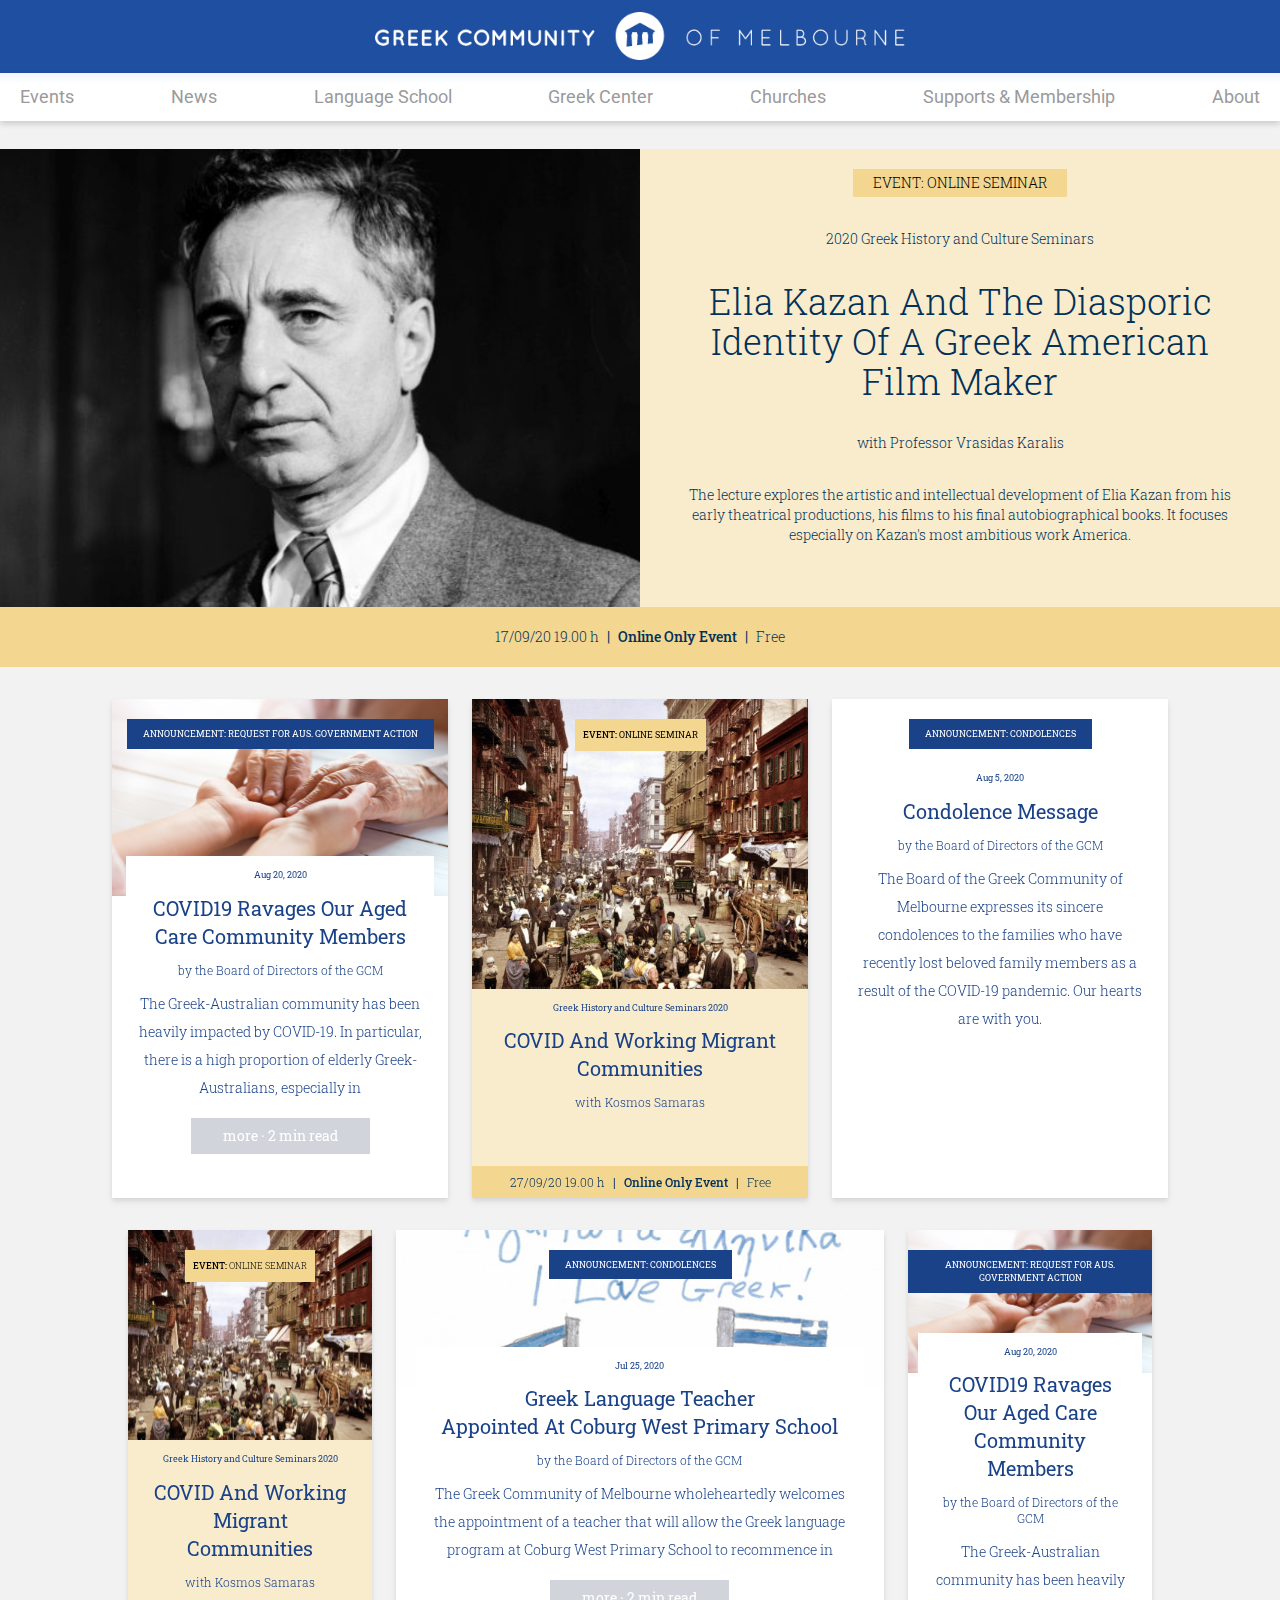
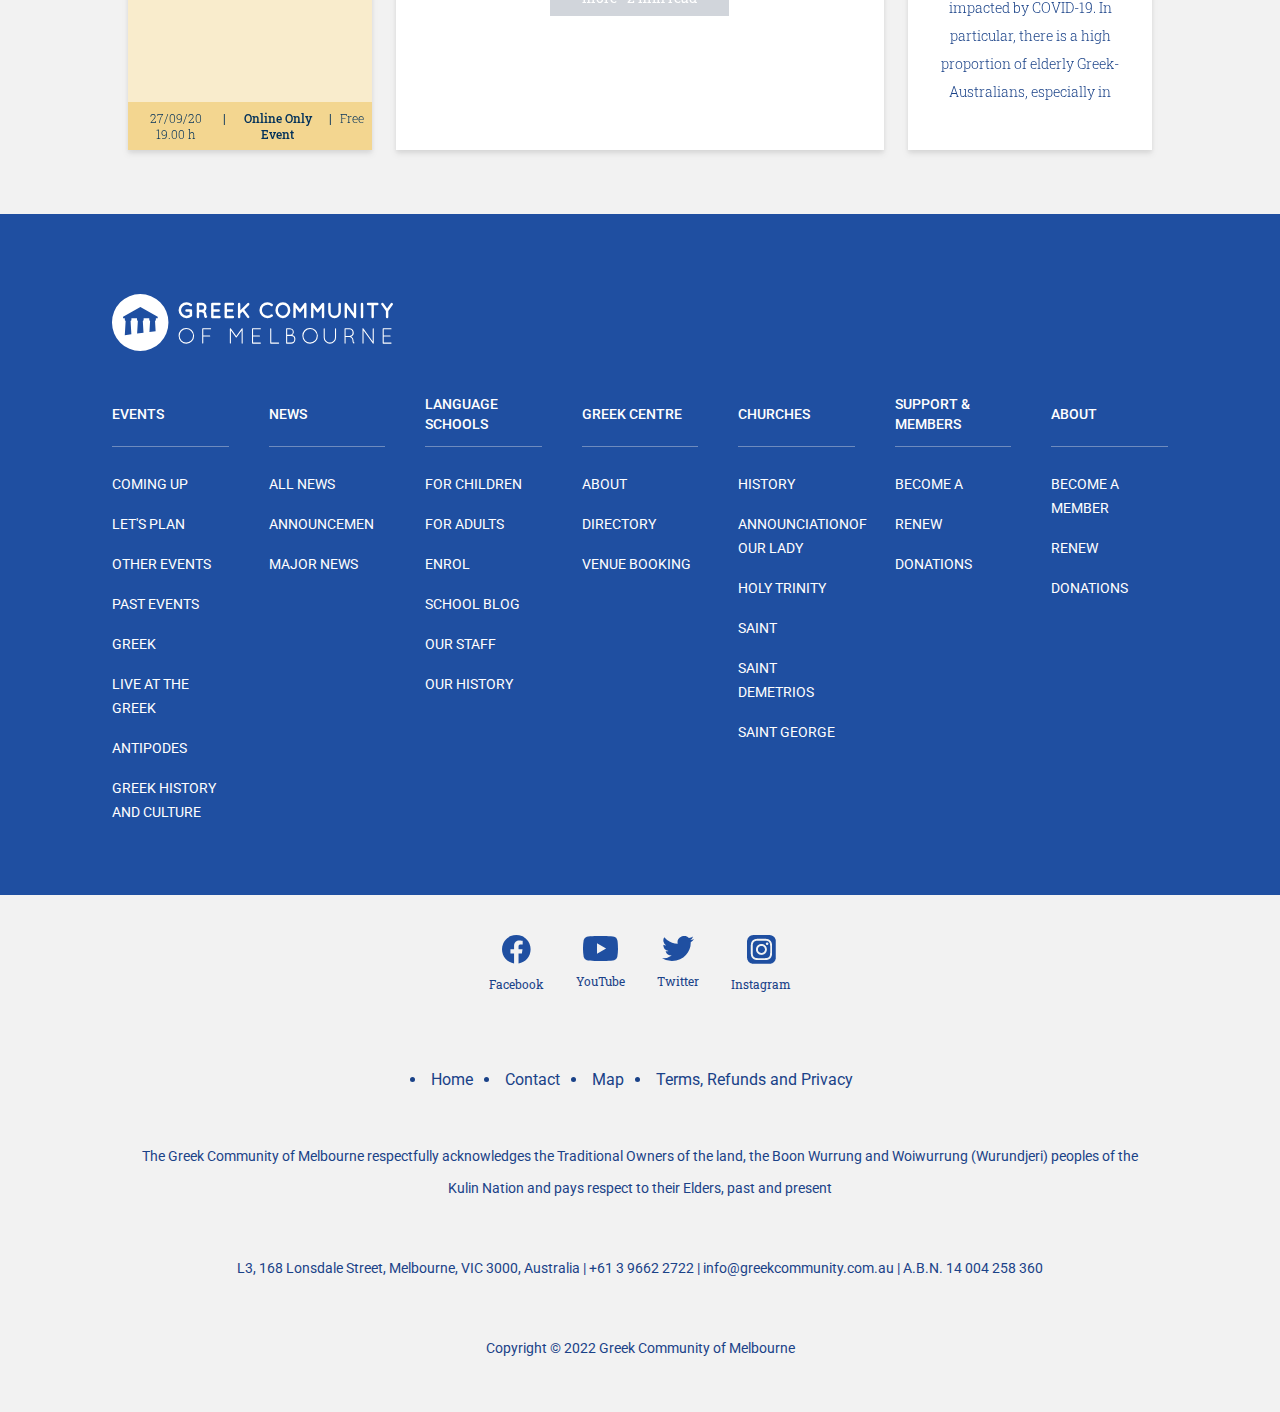
<file: home.html>
<!doctype html>
<html>
<head>
  <!-- ... -->
  <meta charset="UTF-8" />
  <meta name="viewport" content="width=device-width, initial-scale=1.0" />
  <link href="./tailwind.css" rel="stylesheet">
  <link href="./css/style.css" rel="stylesheet">
  <script src="https://ajax.googleapis.com/ajax/libs/jquery/3.5.1/jquery.min.js"></script>
   <script>
	$(document).ready(function(){
	  $("#menuToggle").click(function(){
	    $("#menu").toggleClass("show");
	  });
	  $("#menuToggle2").click(function(){
	    $("#menu").toggleClass("show");
	  });
	  
		var btn = $('#goTop');
		btn.on('click', function(e) {
		  e.preventDefault();
		  $('html, body').animate({scrollTop:0}, '500');
		});

	});
   </script>
</head>
<body>
<div class="wrapper bg-gray-100">
	<div class="header primary-bg w-full text-center p-4 relative">
		<div class="container mx-auto">
			<div id="menuToggle" class=" absolute mt-2">
                <img src="./images/menu_button.svg">
            </div>
            <div class="w-8/12 lg:w-1/2 mx-auto">
				<img src="./images/logo.png" class="hidden md:inline-block lg-logo">
				<img src="./images/logoFooter.svg" class="inline-block md:hidden mb-logo">
			</div>
		</div>
	</div>
	<div class="nav w-full relative z-50">
		<div class="lg:container mx-auto">
			<div class="w-full">
				<nav role="navigation" id="menu"> 
					<div class="toggleArrow" id="menuToggle2"><img src="./images/toggleArrow.png"></div>
					<ul  class="w-full list-none flex-wrap flex lg:justify-between gap-2 text-center">
						<li class="py-2 hover:bg-blue-100"><a href="./Events.html" class="font-secondary xs:text-white">Events</a></li>
						<li class="py-2 hover:bg-blue-100"><a href="./index.html" class="font-secondary xs:text-white">News</a></li>
						<li class="py-2 hover:bg-blue-100"><a href="./language_schools .html" class="font-secondary xs:text-white">Language School</a></li>
						<li class="py-2 hover:bg-blue-100"><a href="./greekcenter.html" class="font-secondary xs:text-white">Greek Center</a></li>
						<li class="py-2 hover:bg-blue-100"><a href="./churches.html" class="font-secondary xs:text-white">Churches</a></li>
						<li class="py-2 hover:bg-blue-100"><a href="./membership.html" class="font-secondary xs:text-white">Supports & Membership</a></li>
						<li class="py-2 hover:bg-blue-100"><a href="./about.html" class="font-secondary xs:text-white">About</a></li>
					</ul>
				</nav>
			</div>
		</div>
	</div>


	<div class="container mx-auto w-full-1336">
		
		<div class="flex flex-wrap mt-7">
		 	<div class="w-full lg:w-1/2"><img src="./images/Group_327.svg" class="w-full"></div>
		 	<div class="w-full lg:w-1/2 bg-gc-yellow text-center lg:px-6 xl:px-12">
		 		<span class="inline-block bg-gc-yellow2 py-1 px-5 text-sm mt-5 font-light">EVENT: ONLINE SEMINAR</span>
		 		<p class="text-gc-blue text-sm mt-4 xl:mt-8 font-light">2020 Greek History and Culture Seminars</p>
		 		<h2 class="text-gc-blue  lg:text-3xl xl:text-4xl mt-4 xl:mt-8 leading-10 font-light">Elia Kazan And The Diasporic Identity Of A Greek American Film Maker</h2>
				<p class="text-gc-blue text-sm mt-4 xl:mt-8 font-light">with Professor Vrasidas Karalis</p>
				<p class="text-sm text-gc-blue mt-4 xl:mt-8 font-light">The lecture explores the artistic and intellectual development of Elia Kazan from his early theatrical productions, his films to his final autobiographical books. It focuses especially on Kazan's most ambitious work America.</p>
		 	</div>
		 </div>
		 <div class="bg-gc-yellow2 flex justify-center py-5 text-center">
		 	<span class="text-sm font-light px-1 md:px-2 text-gc-blue">17/09/20 19.00 h</span>
		 	<span class="text-sm text-gc-blue">|</span>
		 	<span class="text-sm font-medium px-1 md:px-2 text-gc-blue">Online Only Event</span>
		 	<span class="text-sm text-gc-blue">|</span>
		 	<span class="text-sm font-light px-1 md:px-2 text-gc-blue">Free</span>
		 </div>

	</div>


	<div class="container mx-auto px-4">

		 <div class="flex gap-6 mt-8 flex-wrap lg:flex-nowrap md:px-4 xl:px-0">
		 	<div class="pb-8 relative w-full lg:w-4/12 xl:w-1/4 filter drop-shadow-md bg-white eventBoxHome">
		 		<div class="relative w-full postImgCase">
		 			<img src="./images/Group 328.svg" class="w-full">
		 			<div class="absolute inset-x-0 mt-10 md:mt-5 top-0 text-center">
		 				<a href="" class="py-2 text-xxs bg-gc-blue2 text-white text-center inline-block px-4">ANNOUNCEMENT: REQUEST FOR AUS. GOVERNMENT ACTION</a>
		 			</div>
		 		</div>
		 		<div class="w-11/12 mx-auto md:-mt-10 text-center relative z-50 bg-white p-3">
		 			<div class="text-xxs text-gc-blue2 mb-3">Aug 20, 2020 </div>
		 			<h3 class="text-xl text-gc-blue2">COVID19 Ravages Our Aged Care  Community Members</h3>
		 			<p class="text-xs text-gc-blue2 font-light py-3">by the Board of Directors of the GCM</p>
		 			<p class="text-sm text-gc-blue2 font-light leading-7">The Greek-Australian community has been heavily impacted by COVID-19.  In particular, there is a high proportion of elderly Greek-Australians, especially in</p>
		 			<a href="" class="mt-4 inline-block bg-gray-300 text-sm text-white py-2 px-8">more · 2 min read</a>
		 		</div>
		 	</div>

		 	<div class="pb-8 relative w-full lg:w-4/12 xl:w-1/4 filter drop-shadow-md bg-gc-yellow eventBoxHome" >
		 		<div class="relative w-full postImgCase">
		 			<img src="./images/Mask Group 21.svg" class="w-full">
		 			<div class="absolute inset-x-0 mt-10 md:mt-5 top-0 text-center">
		 				<div class="inline-block bg-gc-yellow2 py-1 px-2 text-xxs font-lighth-8 leading-6 text-center"><span class="font-medium">EVENT:</span> ONLINE SEMINAR</div>
		 			</div>
		 		</div>
		 		<div class="w-11/12 mx-auto text-center relative z-50 p-3">
		 			<div class="text-xxs text-gc-blue2 mb-3">Greek History and Culture Seminars 2020</div>
		 			<h3 class="text-xl text-gc-blue2">COVID And Working Migrant Communities</h3>
		 			<p class="text-xs text-gc-blue2 font-light py-3">with Kosmos Samaras</p>
		 			
		 		</div>
		 		<div class="bg-gc-yellow2 flex justify-center py-2 text-center absolute w-full bottom-0">
				 	<span class="text-xs font-light px-2 text-gc-blue">27/09/20 19.00 h</span>
				 	<span class="text-xs text-gc-blue">|</span>
				 	<span class="text-xs font-medium px-2 text-gc-blue">Online Only Event</span>
				 	<span class="text-xs text-gc-blue">|</span>
				 	<span class="text-xs font-light px-2 text-gc-blue">Free</span>
				 </div>
		 	</div>

		 	<div class="pb-8 relative w-full lg:w-4/12 xl:w-1/4 filter drop-shadow-md bg-white eventBoxHome">
		 		<div class="relative w-full postImgCase ">
		 			<div class="absolute inset-x-0 mt-10 md:mt-5 top-0 text-center">
		 				<a href="" class="py-2 text-xxs bg-gc-blue2 text-white text-center inline-block px-4">ANNOUNCEMENT: CONDOLENCES</a>
		 			</div>
		 		</div>
		 		<div class="w-11/12 mx-auto md:-mt-10 text-center relative z-50 bg-white p-3">
		 			<div class="text-xxs text-gc-blue2 mb-3">Aug 5, 2020  </div>
		 			<h3 class="text-xl text-gc-blue2">Condolence Message</h3>
		 			<p class="text-xs text-gc-blue2 font-light py-3">by the Board of Directors of the GCM</p>
		 			<p class="text-sm text-gc-blue2 font-light leading-7">The Board of the Greek Community of Melbourne expresses its sincere condolences to the families who have recently lost beloved family members as a result of the COVID-19 pandemic. Our hearts are with you.</p>
		 			
		 		</div>
		 	</div>

		 	<div class="pb-8 relative w-full lg:w-4/12 xl:w-1/4 filter drop-shadow-md bg-white hidden-1366 xl:block">
		 		<div class="relative w-full postImgCase">
		 			<img src="./images/Group 328.svg" class="w-full"> 
		 			<div class="absolute inset-x-0 mt-10 md:mt-5 top-0 text-center">
		 				<a href="" class="py-2 text-xxs bg-gc-blue2 text-white text-center inline-block px-4">ANNOUNCEMENT: REQUEST FOR AUS. GOVERNMENT ACTION</a>
		 			</div>
		 		</div>
		 		<div class="w-11/12 mx-auto md:-mt-10 text-center relative z-50 bg-white p-3">
		 			<div class="text-xxs text-gc-blue2 mb-3">Aug 20, 2020 </div>
		 			<h3 class="text-xl text-gc-blue2">COVID19 Ravages Our Aged Care  Community Members</h3>
		 			<p class="text-xs text-gc-blue2 font-light py-3">by the Board of Directors of the GCM</p>
		 			<p class="text-sm text-gc-blue2 font-light leading-7">The Greek-Australian community has been heavily impacted by COVID-19.  In particular, there is a high proportion of elderly Greek-Australians, especially in</p>
		 			<a href="" class="mt-4 inline-block bg-gray-300 text-sm text-white py-2 px-8">more · 2 min read</a>
		 		</div>
		 	</div>
		 </div>


		 <div class="flex gap-6 mt-8 flex-wrap lg:flex-nowrap lg:px-8 xl:px-4">
		 	 
		 	<div class="pb-8 relative w-full lg:w-4/12 xl:w-1/4 filter drop-shadow-md bg-gc-yellow hidden xl:block">
		 		<div class="relative w-full postImgCase">
		 			<img src="./images/Mask Group 21.svg" class="w-full">
		 			<div class="absolute inset-x-0 mt-10 md:mt-5 top-0 text-center">
		 				<div class="inline-block bg-gc-yellow2 py-1 px-2 text-xxs font-light h-8 leading-6 text-center"><span class="font-medium">EVENT:</span> ONLINE SEMINAR</div>
		 			</div>
		 		</div>
		 		<div class="w-11/12 mx-auto text-center relative z-50 p-3">
		 			<div class="text-xxs text-gc-blue2 mb-3">Greek History and Culture Seminars 2020</div>
		 			<h3 class="text-xl text-gc-blue2">COVID And Working Migrant Communities</h3>
		 			<p class="text-xs text-gc-blue2 font-light py-3">with Kosmos Samaras</p>
		 			
		 		</div>
		 		<div class="bg-gc-yellow2 flex justify-center py-2 text-center absolute w-full bottom-0">
				 	<span class="text-xs font-light px-2 text-gc-blue">27/09/20 19.00 h</span>
				 	<span class="text-xs text-gc-blue">|</span>
				 	<span class="text-xs font-medium px-2 text-gc-blue">Online Only Event</span>
				 	<span class="text-xs text-gc-blue">|</span>
				 	<span class="text-xs font-light px-2 text-gc-blue">Free</span>
				 </div>
		 	</div>

		 	<div class="pb-8 relative w-full lg:w-8/12 xl:w-2/4 filter drop-shadow-md bg-white">
		 		<div class="relative w-full postImgCase ">
		 			<img src="./images/Rectangle_213.svg">
		 			<div class="absolute inset-x-0 mt-10 md:mt-5 top-0 text-center">
		 				<a href="" class="py-2 text-xxs bg-gc-blue2 text-white text-center inline-block px-4">ANNOUNCEMENT: CONDOLENCES</a>
		 			</div>
		 		</div>
		 		<div class="w-11/12 mx-auto md:-mt-10 text-center relative z-50 bg-white p-3">
		 			<div class="text-xxs text-gc-blue2 mb-3">Jul 25, 2020 </div>
		 			<h3 class="text-xl text-gc-blue2">Greek Language Teacher<br/>Appointed At Coburg West Primary School</h3>
		 			<p class="text-xs text-gc-blue2 font-light py-3">by the Board of Directors of the GCM</p>
		 			<p class="text-sm text-gc-blue2 font-light leading-7">The Greek Community of Melbourne wholeheartedly welcomes the appointment of a teacher that will allow the Greek language program at Coburg West Primary School to recommence in </p>
		 			<a href="" class="mt-4 inline-block bg-gray-300 text-sm text-white py-2 px-8">more · 2 min read</a>
		 		</div>
		 	</div>

		 	<div class="pb-8 relative w-full lg:w-4/12 xl:w-1/4 filter drop-shadow-md bg-white">
		 		<div class="relative w-full postImgCase">
		 			<img src="./images/Group 328.svg" class="w-full">
		 			<div class="absolute inset-x-0 mt-10 md:mt-5 top-0 text-center">
			 			<a href="" class="py-2 text-xxs bg-gc-blue2 text-white text-center inline-block px-4">ANNOUNCEMENT: REQUEST FOR AUS. GOVERNMENT ACTION</a>
			 		</div>
		 		</div>
		 		<div class="w-11/12 mx-auto md:-mt-10 text-center relative z-50 bg-white p-3">
		 			<div class="text-xxs text-gc-blue2 mb-3">Aug 20, 2020 </div>
		 			<h3 class="text-xl text-gc-blue2">COVID19 Ravages Our Aged Care  Community Members</h3>
		 			<p class="text-xs text-gc-blue2 font-light py-3">by the Board of Directors of the GCM</p>
		 			<p class="text-sm text-gc-blue2 font-light leading-7">The Greek-Australian community has been heavily impacted by COVID-19.  In particular, there is a high proportion of elderly Greek-Australians, especially in</p>
		 		</div>
		 	</div>
		 </div>
		
	</div>
	<div class="md:hidden flex items-center p-4 justify-end mt-8" id="goTop">
			<span class="text-gc-blue text-md mr-4">Back to Top</span><img src="./images/Polygon_3.svg">
		</div>
	 
	 <div class="footer primary-bg mt-8 lg:mt-16 pt-12 pb-16">
		<div class="container mx-auto px-4">
			<div class="w-full py-8">
				<a href="">
					<img src="./images/logoFooter.svg" class="hidden md:inline-block">
					<img src="./images/logo.png" class="inline-block md:hidden">
				</a>
			</div>
			<div class="md:grid md:grid-cols-7 gap-5 lg:gap-10">
				<div class="">
					<h3 class="text-white text-sm font-medium py-2 mb-4 font-secondary border-opacity-40 border-b md:h-16 flex items-center">EVENTS</h3>
					<ul class="list-none hidden md:block">
						<li class="py-2"><a href="" class="text-xs lg:text-sm text-white font-secondary">COMING UP</a></li>
						<li class="py-2"><a href="" class="text-xs lg:text-sm text-white font-secondary">LET'S PLAN</a></li>
						<li class="py-2"><a href="" class="text-xs lg:text-sm text-white font-secondary">OTHER EVENTS</a></li>
						<li class="py-2"><a href="" class="text-xs lg:text-sm text-white font-secondary">PAST EVENTS</a></li>
						<li class="py-2"><a href="" class="text-xs lg:text-sm text-white font-secondary">GREEK</a></li>
						<li class="py-2"><a href="" class="text-xs lg:text-sm text-white font-secondary">LIVE AT THE GREEK</a></li>
						<li class="py-2"><a href="" class="text-xs lg:text-sm text-white font-secondary">ANTIPODES</a></li>
						<li class="py-2"><a href="" class="text-xs lg:text-sm text-white font-secondary">GREEK HISTORY AND CULTURE</a></li>
					</ul>
				</div>

				<div class="">
					<h3  class="text-white text-sm font-medium py-2 mb-4 font-secondary border-opacity-40 border-b md:h-16 flex items-center">NEWS</h3>
					<ul class="list-none hidden md:block">
						<li class="py-2"><a href="" class="text-xs lg:text-sm text-white font-secondary">ALL NEWS</a></li>
						<li class="py-2"><a href="" class="text-xs lg:text-sm text-white font-secondary">ANNOUNCEMEN</a></li>
						<li class="py-2"><a href="" class="text-xs lg:text-sm text-white font-secondary">MAJOR NEWS</a></li>
					</ul>
				</div>

				<div class="">
					<h3  class="text-white text-sm font-medium py-2 mb-4 font-secondary border-opacity-40 border-b md:h-16 flex items-center">LANGUAGE SCHOOLS</h3>
					<ul class="list-none hidden md:block">
						<li class="py-2"><a href="" class="text-xs lg:text-sm text-white font-secondary">FOR CHILDREN</a></li>
						<li class="py-2"><a href="" class="text-xs lg:text-sm text-white font-secondary">FOR ADULTS</a></li>
						<li class="py-2"><a href="" class="text-xs lg:text-sm text-white font-secondary">ENROL</a></li>
						<li class="py-2"><a href="" class="text-xs lg:text-sm text-white font-secondary">SCHOOL BLOG</a></li>
						<li class="py-2"><a href="" class="text-xs lg:text-sm text-white font-secondary">OUR STAFF</a></li>
						<li class="py-2"><a href="" class="text-xs lg:text-sm text-white font-secondary">OUR HISTORY</a></li>
					</ul>
				</div>

				<div class="">
					<h3  class="text-white text-sm font-medium py-2 mb-4 font-secondary border-opacity-40 border-b md:h-16 flex items-center">GREEK CENTRE</h3>
					<ul class="list-none hidden md:block">
						<li class="py-2"><a href="" class="text-xs lg:text-sm text-white font-secondary">ABOUT</a></li>
						<li class="py-2"><a href="" class="text-xs lg:text-sm text-white font-secondary">DIRECTORY</a></li>
						<li class="py-2"><a href="" class="text-xs lg:text-sm text-white font-secondary">VENUE BOOKING</a></li>
					</ul>
				</div>

				<div>
					<h3 class="text-white text-sm font-medium py-2 mb-4 font-secondary border-opacity-40 border-b md:h-16 flex items-center">CHURCHES</h3>
					<ul class="list-none hidden md:block">
						<li class="py-2"><a href="" class="text-xs lg:text-sm text-white font-secondary">HISTORY</a></li>
						<li class="py-2"><a href="" class="text-xs lg:text-sm text-white font-secondary">ANNOUNCIATIONOF OUR LADY</a></li>
						<li class="py-2"><a href="" class="text-xs lg:text-sm text-white font-secondary">HOLY TRINITY</a></li>
						<li class="py-2"><a href="" class="text-xs lg:text-sm text-white font-secondary">SAINT</a></li>
						<li class="py-2"><a href="" class="text-xs lg:text-sm text-white font-secondary">SAINT DEMETRIOS</a></li>
						<li class="py-2"><a href="" class="text-xs lg:text-sm text-white font-secondary">SAINT GEORGE</a></li>
					</ul>
				</div>

				<div >
					<h3 class="text-white text-sm font-medium py-2 mb-4 font-secondary border-opacity-40 border-b md:h-16 flex items-center">SUPPORT & MEMBERS</h3>
					<ul class="list-none hidden md:block">
						<li class="py-2"><a href="" class="text-xs lg:text-sm text-white font-secondary">BECOME A</a></li>
						<li class="py-2"><a href="" class="text-xs lg:text-sm text-white font-secondary">RENEW</a></li>
						<li class="py-2"><a href="" class="text-xs lg:text-sm text-white font-secondary">DONATIONS</a></li>
					</ul>
				</div>

				<div >
					<h3 class="text-white text-sm font-medium py-2 mb-4 font-secondary border-opacity-40 border-b md:h-16 flex items-center">ABOUT</h3>
					<ul class="list-none hidden md:block">
						<li class="py-2"><a href="" class="text-xs lg:text-sm text-white font-secondary">BECOME A MEMBER</a></li>
						<li class="py-2"><a href="" class="text-xs lg:text-sm text-white font-secondary">RENEW</a></li>
						<li class="py-2"><a href="" class="text-xs lg:text-sm text-white font-secondary">DONATIONS</a></li>
					</ul>
				</div>
			</div>
		</div>
	</div>
	<div class="container px-4 mx-auto md:px-8">
		<div class="mx-auto flex justify-center mt-10">
			<div class="text-center px-4">
				<a href="" class="bolck">
					<img src="./images/fb.svg" class="inline-block">
					<p class="text-gc-blue2 text-xs py-3">Facebook</p>
				</a>
			</div>

			<div class="text-center px-4">
				<a href="" class="bolck">
					<img src="./images/youtube.svg" class="inline-block">
					<p class="text-gc-blue2 text-xs py-3">YouTube</p>
				</a>
			</div>

			<div class="text-center px-4">
				<a href="" class="bolck">
					<img src="./images/Twitter.svg" class="inline-block">
					<p class="text-gc-blue2 text-xs py-3">Twitter</p>
				</a>
			</div>

			<div class="text-center px-4">
				<a href="" class="bolck">
					<img src="./images/insta.png" class="inline-block">
					<p class="text-gc-blue2 text-xs py-3">Instagram</p>
				</a>
			</div>
		</div>

		<div class="lg:w-5/12 mx-auto mt-16">
			<ul class="flex justify-between md:list-disc text-gc-blue2">
				<li class="font-secondary text-sm md:text-base text-gc-blue2 pl-1">Home</li>
				<li class="font-secondary text-sm md:text-base text-gc-blue2 pl-1">Contact</li>
				<li class="font-secondary text-sm md:text-base text-gc-blue2 pl-1">Map</li>
				<li class="font-secondary text-sm md:text-base text-gc-blue2 pl-1">Terms, Refunds and Privacy</li>
			</ul>
		</div>

		<div class="mt-12 text-center">
			<p class="font-secondary text-sm text-gc-blue2 leading-8">The Greek Community of Melbourne respectfully acknowledges the Traditional Owners of the land, the Boon Wurrung and Woiwurrung (Wurundjeri) peoples of the Kulin Nation and pays respect to their Elders, past and present</p>
		</div>

		<div class="mt-12 text-center">
			<p class="font-secondary text-sm text-gc-blue2 leading-8">L3, 168 Lonsdale Street, Melbourne, VIC 3000, Australia | +61 3 9662 2722  |  info@greekcommunity.com.au | A.B.N. 14 004 258 360</p>
		</div>

		<div class="my-12 text-center">
			<p class="font-secondary text-sm text-gc-blue2 leading-8">Copyright © 2022 Greek Community of Melbourne</p>
		</div>

	</div>
</div>

</body>
</html>
</file>
<file: css/style.css>
@import url('https://fonts.googleapis.com/css2?family=Roboto+Slab:wght@300;400;500;700&family=Roboto:wght@300;400;500&display=swap');
body{
	margin:0;
	padding:0;
	font-family: 'Roboto Slab', serif;
}
*{
	outline: none;
	text-decoration: none;
	font-family: 'Roboto Slab', serif;
}
.wrapper {
    width: 100%;
    float: left;
    background: #f2f2f2;
}
.header {
    height: 92px;
    padding-bottom: 17px;
    padding-top: 16px;
    box-shadow: 0 3px 6px 0 rgba(0, 0, 0, 0.16);
}
.nav {
    height: 48px;
    box-shadow: 0 3px 6px 0 rgba(0, 0, 0, 0.16);
    background-image: linear-gradient(to top, #fff 76%, #f1f6ff);
}
#menu li {
    padding: 0px 20px;
    height: 48px;
    line-height: 48px;
}
#menu li a{
	font-size:20px; 
	color: #9a9a9a; 
}
.font-33{
	font-size: 33px;
}.font-18{
	font-size: 18px;
}
.font-16{
	font-size: 16px;
}
.font-14{
	font-size: 14px;
}
.primary-bg{
	background: #1f4fa1;
}
.primary-text{
	color: #1f4fa1 !important;
}
.font-secondary{
	font-family: 'Roboto', sans-serif;
}
.suc-icon{
	background: #FFF;
	top: -30px;
}
#menuToggle,#menuToggle2{
	display: none;
}
.bg-gc-yellow{
	background: #f9eccc;
}
.bg-gc-yellow2{
	background:#F3D690;
}
.text-gc-blue{
	color: #02315a !important;
}
.bg-gc-blue2{
	background: #1A4288;
}
.text-gc-blue2{
	color: #1A4288;
}
.bg-gc-blue{
	background: #02315a;
}
.text-gc-red{
	color: #6a0311;
}
.bg-gc-red{
	background: #6a0311;
}
.bg-gc-red2{
	background:#4e000b;
}
.bg-gc-red{
	background: #6a0311;
}
.gc-bg-white80{
	background: rgb(255 255 255 / 65%);
	-webkit-backdrop-filter: blur(22px);
	backdrop-filter: blur(22px);
}
.gc-bg-purpel80{
	background: rgb(148 109 171 / 65%);
	-webkit-backdrop-filter: blur(22px);
	backdrop-filter: blur(22px);
	/*background: url(../images/purplbg.png);*/
}
.gc-bg-gray80{
	background: rgb(153 151 151 / 65%);
	-webkit-backdrop-filter: blur(22px);
	backdrop-filter: blur(22px);
}
.gc-bg-orange{
	background:#F05A28;
}
.gc-text-orange{
	color:#F05A28;
}
.gc-bg-purpal{
	background:#91268F;
}
.gc-text-purpal{
	color:#91268F;
}
.gc-bg-gold{
	background:#A17100;
}
/*.gc-bg-purpel80:before {
	content: "";
	position: absolute;
	width: 100%;
	height: 100%;
	background: rgb(148 109 171 / 80%);
	-webkit-filter: blur(15px);
	-moz-filter: blur(15px);
	-o-filter: blur(15px);
	-ms-filter: blur(15px);
	filter: blur(15px);
	-webkit-transform: scale(1.2, 1.2);
	-moz-transform: scale(1.2, 1.2);
	-o-transform: scale(1.2, 1.2);
	-ms-transform: scale(1.2, 1.2);
	transform: scale(1.2, 1.2);
}*/
.lSAction > a{
	width: 110px;
	height: 110px;
}
.lSAction > .lSPrev{
	background: url(../images/arrowLeft.svg) no-repeat center center;
	transform: rotate(180deg);
}
.lSAction > .lSNext{
	background: url(../images/arrowLeft.svg) no-repeat center center;
}
ul.lSPager.lSpg {
    display: none;
}
.min-container{
	width: 800px;
	max-width: 100%;
}
.text-xxs{
	font-size: 9px;
}
.postImgCase{
	min-height: 100px;
}
.churcheHeading{
	height: 64px;
	line-height: 64px;
}
.churcheHeading h2{
	font-size: 20px;
	color: #F3CE00;
	text-align: center;
}
.churche_banner_content1{
	width: 384px;
}
.wrapper.bg-white{
	background: #fff;
}
.about-banner-cont,.events-banner-cont{
	max-width: 1491px;
}
.flex-show-1366{
	display: none;
}







@media (max-width: 1366px){
.SD-full{
	width: 100% !important;
	max-width: 100% !important;
}
.header {
    height: 73px;
    padding-top: 12px;
    padding-bottom: 13px;
}
.lg-logo {
    height: 48px;
}
#menu {
    height: 48px;
}
#menu li {
    padding: 0px 20px;
    height: 48px;
    line-height: 48px;
}
#menu li a{
	font-size:18px;
}
.container {
	max-width: 1088px;
}
.hidden-1366{
	display: none;
}
.flex-show-1366{
	display: flex;
}
.eventBoxHome{
	width: 32%;
}
.w-full-1336{
	width: 100%;
	max-width: 100%;
}
.about-banner-cont{
	max-width:1256px;
}
.events-banner-cont{
	max-width: 100%;
	padding:0 !important;
}
.EventBoxUpper {
    width: 32%;
}
.EventBoxlower{
	width: 66%;
}
}
@media (max-width: 1023px){
.container{
	max-width: 100%;
}
#menuToggle,#menuToggle2{
	display: block;
}
nav {
  background-color: #1E1E23;
  height: 65px;
}
#menuToggle {
  display: flex;
  flex-direction: column;
  position: relative;
  top: 25px;
  z-index: 1;
  -webkit-user-select: none;
  user-select: none;
  position: absolute;
}

#menuToggle span
{
  display: flex;
  width: 29px;
  height: 2px;
  margin-bottom: 5px;
  position: relative;
  background: #ffffff;
  border-radius: 3px;
  z-index: 1;
  transform-origin: 5px 0px;
  transition: transform 0.5s cubic-bezier(0.77,0.2,0.05,1.0),
              background 0.5s cubic-bezier(0.77,0.2,0.05,1.0),
              opacity 0.55s ease;
}
#menu{
  position: absolute;
  width: 300px;
  box-shadow: 0 0 10px #85888C;
  margin: 0px 0 0 -50px;
  -webkit-font-smoothing: antialiased;
  transform-origin: 0% 0%;
  transform: translate(-500%, 0);
  transition: transform 0.5s cubic-bezier(0.77,0.2,0.05,1.0);
}
#menu ul{
	 background: #1f4fa1;
}
#menu li
{
  padding: 10px 0;
  transition-delay: 2s;
  width: 100%;
}
.show{
  transform: none !important;
  margin-left:0px !important;
}
#menu li{
	text-align: left;
	padding: 15px;
}
#menu li a{
	color: #fff !important;
}
#menuToggle2 {
    position: absolute;
    right: -45px;
    top: 50px;
}
.lSAction > a{
	display: none;
}
}
@media (max-width: 768px){
	.eventBoxHome{
		width: 100%;
	}
	.about-banner-cont .w-full.md\:w-8\/12,.w-full.md\:w-4\/12 {
		width: 100%;
	}
	.header{
		height: 66px;
		padding-top: 14px;
		padding-bottom: 14px;
	}
	.mb-logo{
		height: 38px;
	}
	.EventBoxUpper,.EventBoxlower{
		width:100%;
	}
}
</file>
<file: css/lightslider.css>
/*! lightslider - v1.1.3 - 2015-04-14
* https://github.com/sachinchoolur/lightslider
* Copyright (c) 2015 Sachin N; Licensed MIT */
/** /!!! core css Should not edit !!!/**/ 

.lSSlideOuter {
    overflow: hidden;
    -webkit-touch-callout: none;
    -webkit-user-select: none;
    -khtml-user-select: none;
    -moz-user-select: none;
    -ms-user-select: none;
    user-select: none
}
.lightSlider:before, .lightSlider:after {
    content: " ";
    display: table;
}
.lightSlider {
    overflow: hidden;
    margin: 0;
}
.lSSlideWrapper {
    max-width: 100%;
    overflow: hidden;
    position: relative;
}
.lSSlideWrapper > .lightSlider:after {
    clear: both;
}
.lSSlideWrapper .lSSlide {
    -webkit-transform: translate(0px, 0px);
    -ms-transform: translate(0px, 0px);
    transform: translate(0px, 0px);
    -webkit-transition: all 1s;
    -webkit-transition-property: -webkit-transform,height;
    -moz-transition-property: -moz-transform,height;
    transition-property: transform,height;
    -webkit-transition-duration: inherit !important;
    transition-duration: inherit !important;
    -webkit-transition-timing-function: inherit !important;
    transition-timing-function: inherit !important;
}
.lSSlideWrapper .lSFade {
    position: relative;
}
.lSSlideWrapper .lSFade > * {
    position: absolute !important;
    top: 0;
    left: 0;
    z-index: 9;
    margin-right: 0;
    width: 100%;
}
.lSSlideWrapper.usingCss .lSFade > * {
    opacity: 0;
    -webkit-transition-delay: 0s;
    transition-delay: 0s;
    -webkit-transition-duration: inherit !important;
    transition-duration: inherit !important;
    -webkit-transition-property: opacity;
    transition-property: opacity;
    -webkit-transition-timing-function: inherit !important;
    transition-timing-function: inherit !important;
}
.lSSlideWrapper .lSFade > *.active {
    z-index: 10;
}
.lSSlideWrapper.usingCss .lSFade > *.active {
    opacity: 1;
}
/** /!!! End of core css Should not edit !!!/**/

/* Pager */
.lSSlideOuter .lSPager.lSpg {
    margin: 10px 0 0;
    padding: 0;
    text-align: center;
}
.lSSlideOuter .lSPager.lSpg > li {
    cursor: pointer;
    display: inline-block;
    padding: 0 5px;
}
.lSSlideOuter .lSPager.lSpg > li a {
    background-color: #222222;
    border-radius: 30px;
    display: inline-block;
    height: 8px;
    overflow: hidden;
    text-indent: -999em;
    width: 8px;
    position: relative;
    z-index: 99;
    -webkit-transition: all 0.5s linear 0s;
    transition: all 0.5s linear 0s;
}
.lSSlideOuter .lSPager.lSpg > li:hover a, .lSSlideOuter .lSPager.lSpg > li.active a {
    background-color: #428bca;
}
.lSSlideOuter .media {
    opacity: 0.8;
}
.lSSlideOuter .media.active {
    opacity: 1;
}
/* End of pager */

/** Gallery */
.lSSlideOuter .lSPager.lSGallery {
    list-style: none outside none;
    padding-left: 0;
    margin: 0;
    overflow: hidden;
    transform: translate3d(0px, 0px, 0px);
    -moz-transform: translate3d(0px, 0px, 0px);
    -ms-transform: translate3d(0px, 0px, 0px);
    -webkit-transform: translate3d(0px, 0px, 0px);
    -o-transform: translate3d(0px, 0px, 0px);
    -webkit-transition-property: -webkit-transform;
    -moz-transition-property: -moz-transform;
    -webkit-touch-callout: none;
    -webkit-user-select: none;
    -khtml-user-select: none;
    -moz-user-select: none;
    -ms-user-select: none;
    user-select: none;
}
.lSSlideOuter .lSPager.lSGallery li {
    overflow: hidden;
    -webkit-transition: border-radius 0.12s linear 0s 0.35s linear 0s;
    transition: border-radius 0.12s linear 0s 0.35s linear 0s;
}
.lSSlideOuter .lSPager.lSGallery li.active, .lSSlideOuter .lSPager.lSGallery li:hover {
    border-radius: 5px;
}
.lSSlideOuter .lSPager.lSGallery img {
    display: block;
    height: auto;
    max-width: 100%;
}
.lSSlideOuter .lSPager.lSGallery:before, .lSSlideOuter .lSPager.lSGallery:after {
    content: " ";
    display: table;
}
.lSSlideOuter .lSPager.lSGallery:after {
    clear: both;
}
/* End of Gallery*/

/* slider actions */
.lSAction > a {
    width: 32px;
    display: block;
    top: 50%;
    height: 32px;
    background-image: url('../img/controls.png');
    cursor: pointer;
    position: absolute;
    z-index: 99;
    margin-top: -16px;
    opacity: 0.5;
    -webkit-transition: opacity 0.35s linear 0s;
    transition: opacity 0.35s linear 0s;
}
.lSAction > a:hover {
    opacity: 1;
}
.lSAction > .lSPrev {
    background-position: 0 0;
    left: 10px;
}
.lSAction > .lSNext {
    background-position: -32px 0;
    right: 10px;
}
.lSAction > a.disabled {
    pointer-events: none;
}
.cS-hidden {
    height: 1px;
    opacity: 0;
    filter: alpha(opacity=0);
    overflow: hidden;
}


/* vertical */
.lSSlideOuter.vertical {
    position: relative;
}
.lSSlideOuter.vertical.noPager {
    padding-right: 0px !important;
}
.lSSlideOuter.vertical .lSGallery {
    position: absolute !important;
    right: 0;
    top: 0;
}
.lSSlideOuter.vertical .lightSlider > * {
    width: 100% !important;
    max-width: none !important;
}

/* vertical controlls */
.lSSlideOuter.vertical .lSAction > a {
    left: 50%;
    margin-left: -14px;
    margin-top: 0;
}
.lSSlideOuter.vertical .lSAction > .lSNext {
    background-position: 31px -31px;
    bottom: 10px;
    top: auto;
}
.lSSlideOuter.vertical .lSAction > .lSPrev {
    background-position: 0 -31px;
    bottom: auto;
    top: 10px;
}
/* vertical */


/* Rtl */
.lSSlideOuter.lSrtl {
    direction: rtl;
}
.lSSlideOuter .lightSlider, .lSSlideOuter .lSPager {
    padding-left: 0;
    list-style: none outside none;
}
.lSSlideOuter.lSrtl .lightSlider, .lSSlideOuter.lSrtl .lSPager {
    padding-right: 0;
}
.lSSlideOuter .lightSlider > *,  .lSSlideOuter .lSGallery li {
    float: left;
}
.lSSlideOuter.lSrtl .lightSlider > *,  .lSSlideOuter.lSrtl .lSGallery li {
    float: right !important;
}
/* Rtl */

@-webkit-keyframes rightEnd {
    0% {
        left: 0;
    }

    50% {
        left: -15px;
    }

    100% {
        left: 0;
    }
}
@keyframes rightEnd {
    0% {
        left: 0;
    }

    50% {
        left: -15px;
    }

    100% {
        left: 0;
    }
}
@-webkit-keyframes topEnd {
    0% {
        top: 0;
    }

    50% {
        top: -15px;
    }

    100% {
        top: 0;
    }
}
@keyframes topEnd {
    0% {
        top: 0;
    }

    50% {
        top: -15px;
    }

    100% {
        top: 0;
    }
}
@-webkit-keyframes leftEnd {
    0% {
        left: 0;
    }

    50% {
        left: 15px;
    }

    100% {
        left: 0;
    }
}
@keyframes leftEnd {
    0% {
        left: 0;
    }

    50% {
        left: 15px;
    }

    100% {
        left: 0;
    }
}
@-webkit-keyframes bottomEnd {
    0% {
        bottom: 0;
    }

    50% {
        bottom: -15px;
    }

    100% {
        bottom: 0;
    }
}
@keyframes bottomEnd {
    0% {
        bottom: 0;
    }

    50% {
        bottom: -15px;
    }

    100% {
        bottom: 0;
    }
}
.lSSlideOuter .rightEnd {
    -webkit-animation: rightEnd 0.3s;
    animation: rightEnd 0.3s;
    position: relative;
}
.lSSlideOuter .leftEnd {
    -webkit-animation: leftEnd 0.3s;
    animation: leftEnd 0.3s;
    position: relative;
}
.lSSlideOuter.vertical .rightEnd {
    -webkit-animation: topEnd 0.3s;
    animation: topEnd 0.3s;
    position: relative;
}
.lSSlideOuter.vertical .leftEnd {
    -webkit-animation: bottomEnd 0.3s;
    animation: bottomEnd 0.3s;
    position: relative;
}
.lSSlideOuter.lSrtl .rightEnd {
    -webkit-animation: leftEnd 0.3s;
    animation: leftEnd 0.3s;
    position: relative;
}
.lSSlideOuter.lSrtl .leftEnd {
    -webkit-animation: rightEnd 0.3s;
    animation: rightEnd 0.3s;
    position: relative;
}
/*/  GRab cursor */
.lightSlider.lsGrab > * {
  cursor: -webkit-grab;
  cursor: -moz-grab;
  cursor: -o-grab;
  cursor: -ms-grab;
  cursor: grab;
}
.lightSlider.lsGrabbing > * {
  cursor: move;
  cursor: -webkit-grabbing;
  cursor: -moz-grabbing;
  cursor: -o-grabbing;
  cursor: -ms-grabbing;
  cursor: grabbing;
}
</file>
